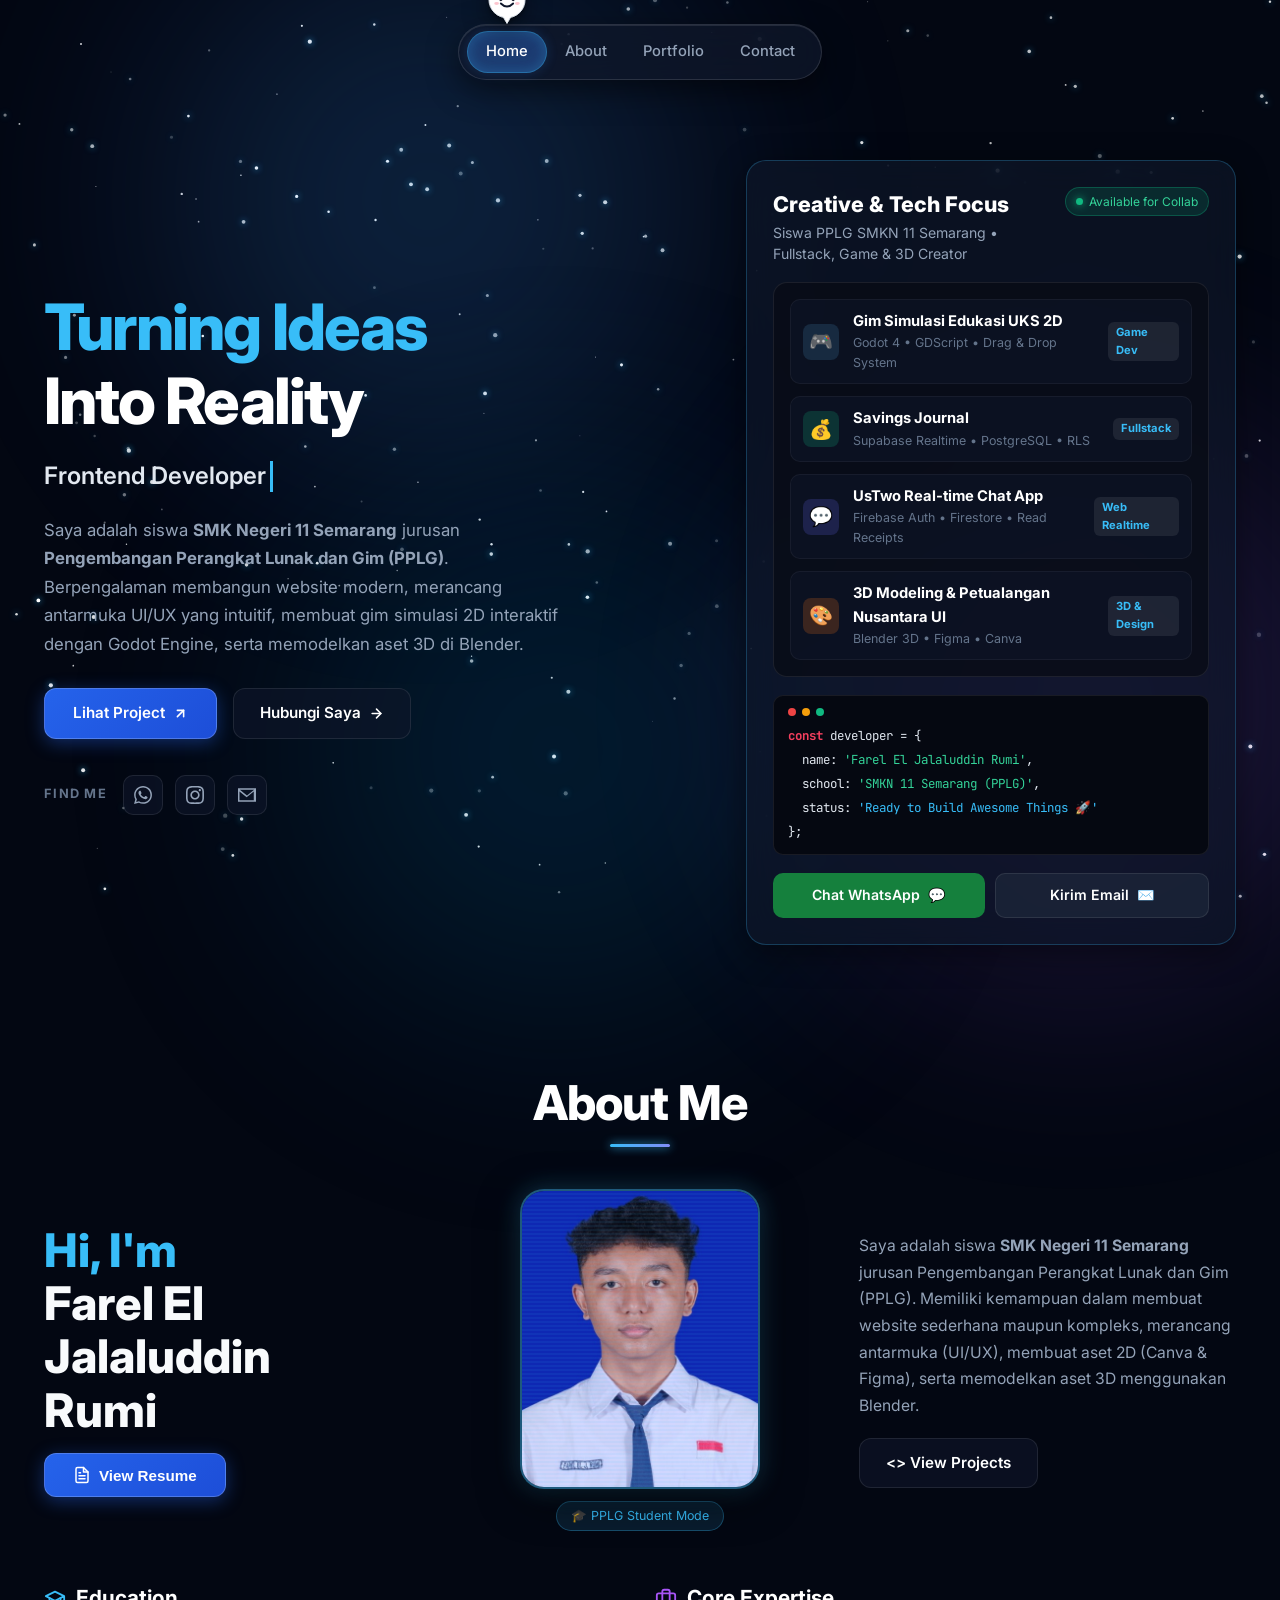
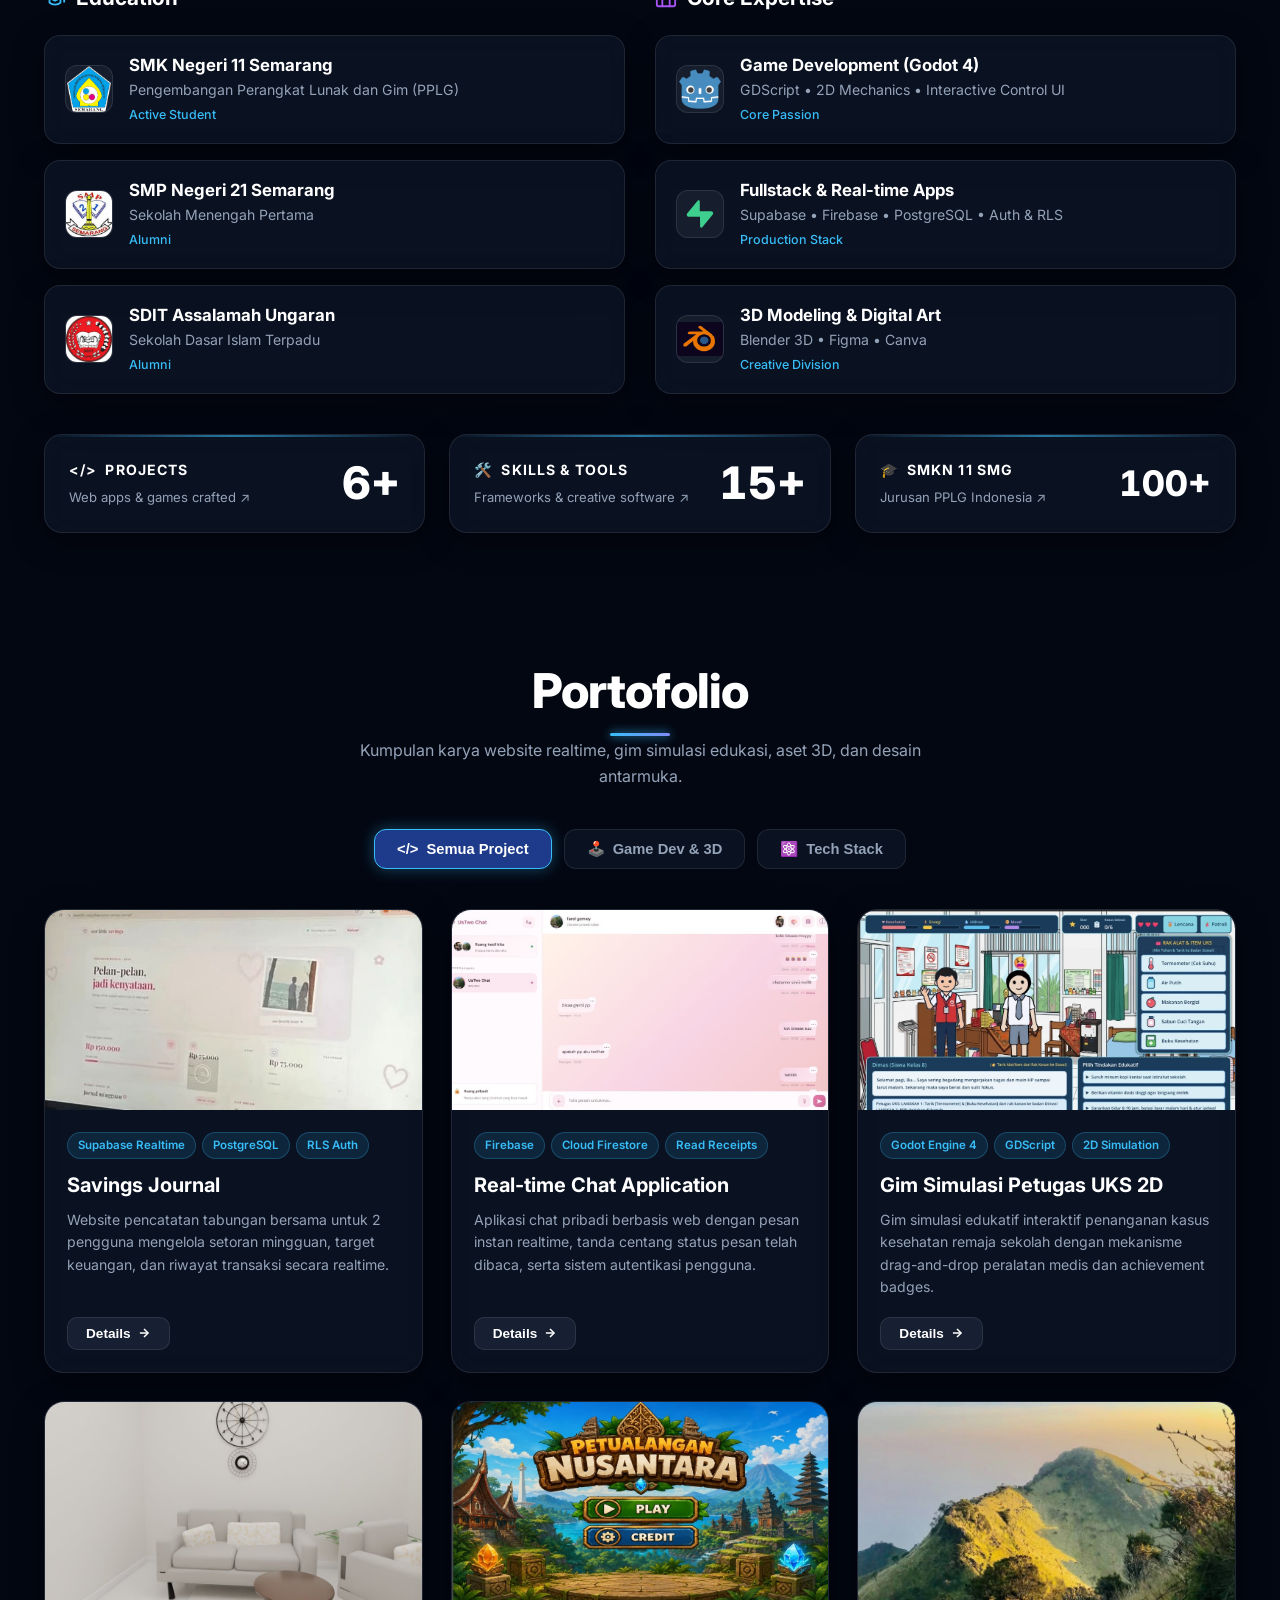
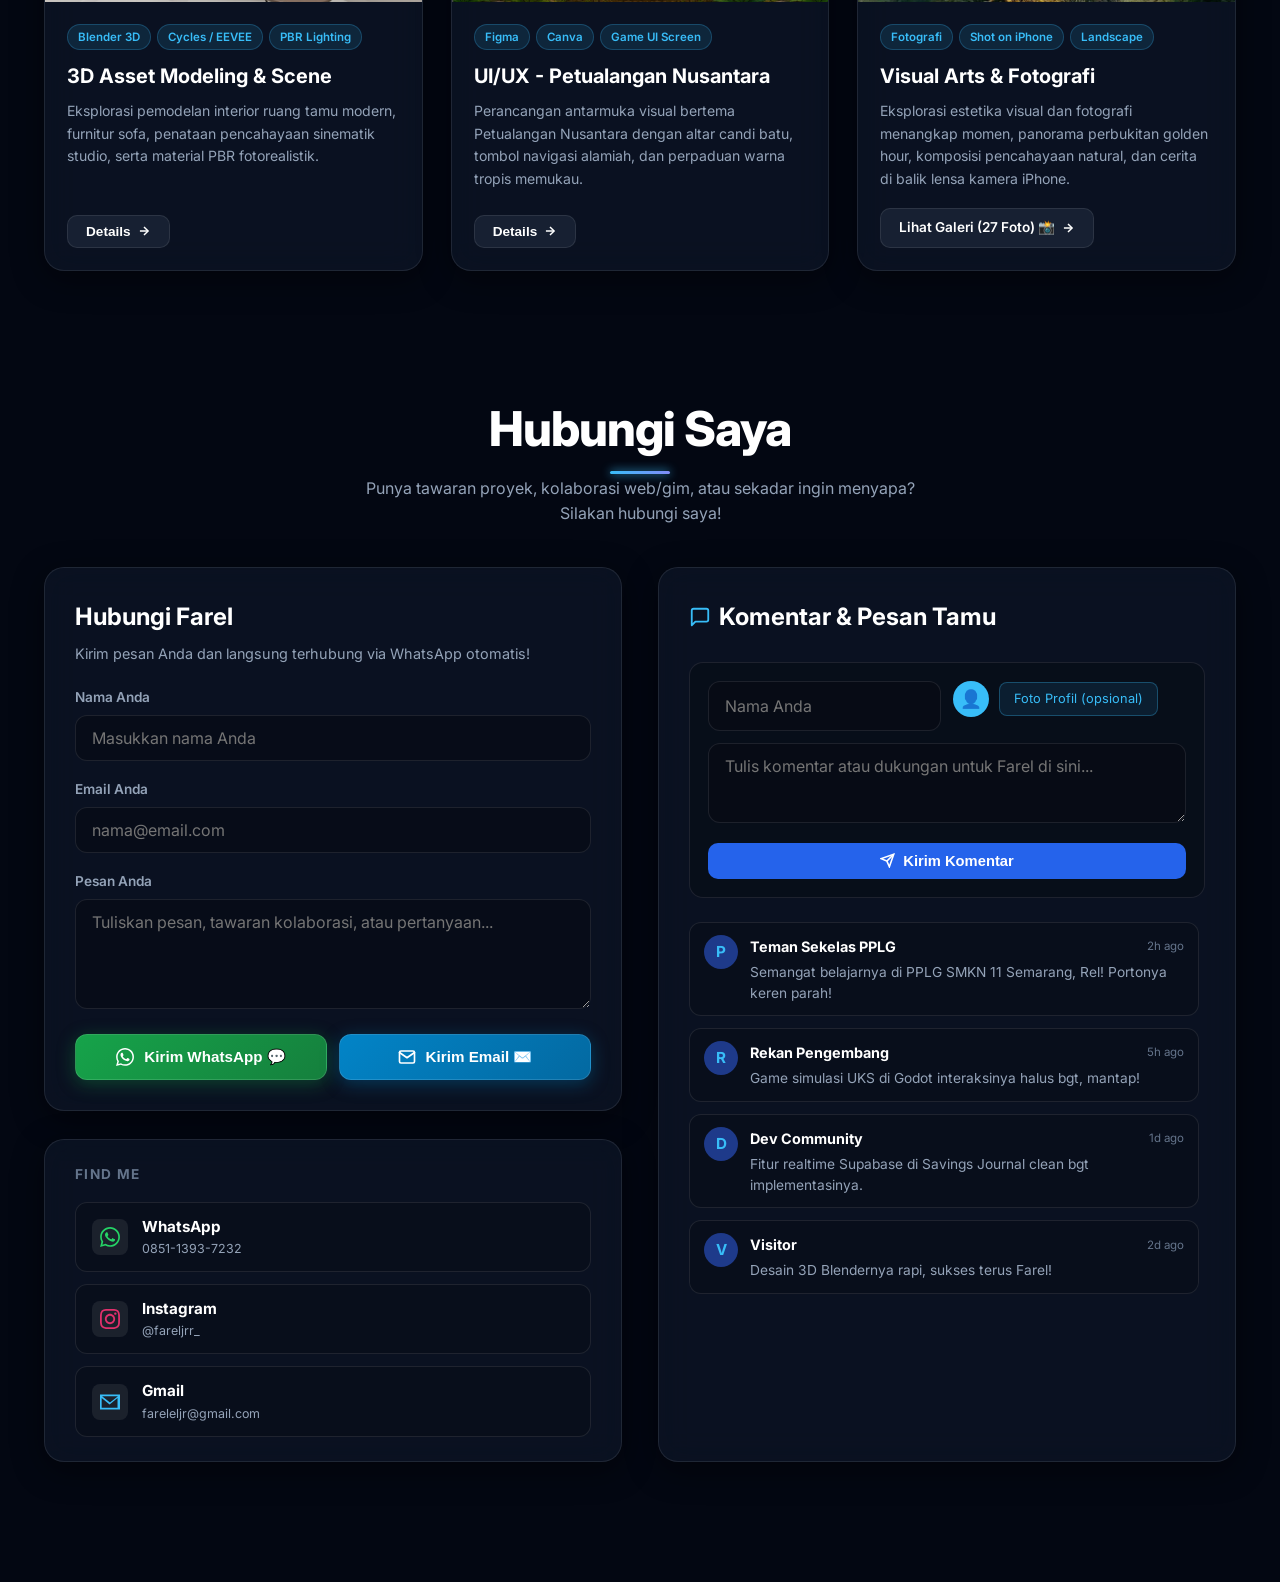
<file: index.html>
<!DOCTYPE html>
<html lang="id">
<head>
  <meta charset="UTF-8">
  <meta name="viewport" content="width=device-width, initial-scale=1.0, maximum-scale=1.0, user-scalable=no, viewport-fit=cover">
  <title>Farel El Jalaluddin Rumi | Portofolio</title>
  
  <!-- Favicon -->
  <link rel="icon" type="image/svg+xml" href="assets/images/mascot.svg">
  
  <!-- Google Fonts: Inter & JetBrains Mono -->
  <link rel="preconnect" href="https://fonts.googleapis.com">
  <link rel="preconnect" href="https://fonts.gstatic.com" crossorigin>
  <link href="https://fonts.googleapis.com/css2?family=Inter:wght@300;400;500;600;700;800&family=JetBrains+Mono:wght@400;600&display=swap" rel="stylesheet">
  
  <!-- Main Stylesheet -->
  <link rel="stylesheet" href="css/style.css">
</head>
<body>

  <!-- ==========================================================================
       INTRO / LOADING SCREEN
       ========================================================================== -->
  <div id="intro-loader">
    <div class="intro-content">
      <div class="intro-title-wrap">
        <h2 class="intro-sub">Welcome To My</h2>
        <h1 class="intro-main">Portofolio Website</h1>
      </div>
      <div class="progress-container">
        <div class="progress-meta">
          <span>Loading</span>
          <span id="load-percent">0%</span>
        </div>
        <div class="progress-bar-outer">
          <div class="progress-bar-inner" id="load-progress"></div>
        </div>
      </div>
    </div>
  </div>

  <!-- Space Background Starfield & Lightning Canvases -->
  <canvas id="starfield-canvas"></canvas>
  <canvas id="lightning-canvas"></canvas>

  <!-- Ambient Nebula Glows -->
  <div class="cosmic-nebula nebula-1"></div>
  <div class="cosmic-nebula nebula-2"></div>
  <div class="cosmic-nebula nebula-3"></div>

  <!-- ==========================================================================
       FLOATING NAVBAR WITH ANIMATED PEEKING MASCOT
       ========================================================================== -->
  <header class="header-nav">
    <div class="nav-wrapper">
      <!-- Mascot hopping indicator -->
      <div class="mascot-container">
        <img src="assets/images/mascot.svg" alt="Mascot" class="mascot-svg">
      </div>

      <!-- Glass Pill Navigation -->
      <nav class="navbar-pill">
        <a href="#home" class="nav-item active">Home</a>
        <a href="#about" class="nav-item">About</a>
        <a href="#portfolio" class="nav-item">Portfolio</a>
        <a href="#contact" class="nav-item">Contact</a>
      </nav>
    </div>
  </header>

  <!-- ==========================================================================
       MAIN CONTENT CONTAINER
       ========================================================================== -->
  <main class="main-container">

    <!-- ========================================================================
         SECTION 1: HOME (HERO + SPOTLIGHT CARD)
         ======================================================================== -->
    <section id="home">
      <div class="hero-grid">
        <!-- Hero Left Column -->
        <div class="hero-content">
          <h1 class="hero-headline">
            <span class="text-blue">Turning Ideas</span>
            <span class="text-white">Into Reality</span>
          </h1>

          <!-- Typewriter Subheading -->
          <div class="typewriter-wrap">
            <span class="typewriter-text" id="typewriter"></span>
            <span class="typewriter-cursor"></span>
          </div>

          <p class="hero-bio">
            Saya adalah siswa <strong>SMK Negeri 11 Semarang</strong> jurusan <strong>Pengembangan Perangkat Lunak dan Gim (PPLG)</strong>. Berpengalaman membangun website modern, merancang antarmuka UI/UX yang intuitif, membuat gim simulasi 2D interaktif dengan Godot Engine, serta memodelkan aset 3D di Blender.
          </p>

          <div class="hero-buttons">
            <a href="#portfolio" class="btn-primary">
              <span>Lihat Project</span>
              <svg width="15" height="15" viewBox="0 0 24 24" fill="none" stroke="currentColor" stroke-width="2.5" stroke-linecap="round" stroke-linejoin="round">
                <line x1="7" y1="17" x2="17" y2="7"></line>
                <polyline points="7 7 17 7 17 17"></polyline>
              </svg>
            </a>
            <a href="#contact" class="btn-ghost">
              <span>Hubungi Saya</span>
              <svg width="15" height="15" viewBox="0 0 24 24" fill="none" stroke="currentColor" stroke-width="2.5" stroke-linecap="round" stroke-linejoin="round">
                <line x1="5" y1="12" x2="19" y2="12"></line>
                <polyline points="12 5 19 12 12 19"></polyline>
              </svg>
            </a>
          </div>

          <!-- Social Links -->
          <div class="hero-socials">
            <span class="social-label">FIND ME</span>
            <div class="social-links">
              <!-- WhatsApp -->
              <a href="https://wa.me/6285113937232" target="_blank" rel="noopener" class="social-icon-btn" title="WhatsApp: 085113937232">
                <svg width="18" height="18" viewBox="0 0 24 24" fill="currentColor">
                  <path d="M.057 24l1.687-6.163c-1.041-1.804-1.588-3.849-1.587-5.946.003-6.556 5.338-11.891 11.893-11.891 3.181.001 6.167 1.24 8.413 3.488 2.245 2.248 3.481 5.236 3.48 8.414-.003 6.557-5.338 11.892-11.893 11.892-1.99-.001-3.951-.5-5.688-1.448l-6.305 1.654zm6.597-3.807c1.676.995 3.276 1.591 5.392 1.592 5.448 0 9.886-4.434 9.889-9.885.002-5.462-4.415-9.89-9.881-9.892-5.452 0-9.887 4.434-9.889 9.884-.001 2.225.651 3.891 1.746 5.634l-.999 3.648 3.742-.981zm11.387-5.464c-.074-.124-.272-.198-.57-.347-.297-.149-1.758-.868-2.031-.967-.272-.099-.47-.149-.669.149-.198.297-.768.967-.941 1.165-.173.198-.347.223-.644.074-.297-.149-1.255-.462-2.39-1.475-.883-.788-1.48-1.761-1.653-2.059-.173-.297-.018-.458.13-.606.134-.133.297-.347.446-.521.151-.172.2-.296.3-.495.099-.198.05-.372-.025-.521-.075-.148-.669-1.611-.916-2.206-.242-.579-.487-.501-.669-.51l-.57-.01c-.198 0-.52.074-.792.372s-1.04 1.016-1.04 2.479 1.065 2.876 1.213 3.074c.149.198 2.095 3.2 5.076 4.487.709.306 1.263.489 1.694.626.712.226 1.36.194 1.872.118.571-.085 1.758-.719 2.006-1.413.248-.695.248-1.29.173-1.414z"/>
                </svg>
              </a>
              <!-- Instagram -->
              <a href="https://instagram.com/fareljrr_" target="_blank" rel="noopener" class="social-icon-btn" title="Instagram: @fareljrr_">
                <svg width="18" height="18" viewBox="0 0 24 24" fill="currentColor">
                  <path d="M12 2.163c3.204 0 3.584.012 4.85.07 3.252.148 4.771 1.691 4.919 4.919.058 1.265.069 1.645.069 4.849 0 3.205-.012 3.584-.069 4.849-.149 3.225-1.664 4.771-4.919 4.919-1.266.058-1.644.07-4.85.07-3.204 0-3.584-.012-4.849-.07-3.26-.149-4.771-1.699-4.919-4.92-.058-1.265-.07-1.644-.07-4.849 0-3.204.013-3.583.07-4.849.149-3.227 1.664-4.771 4.919-4.919 1.266-.057 1.645-.069 4.849-.069zm0-2.163c-3.259 0-3.667.014-4.947.072-4.358.2-6.78 2.618-6.98 6.98-.059 1.281-.073 1.689-.073 4.948 0 3.259.014 3.668.072 4.948.2 4.358 2.618 6.78 6.98 6.98 1.281.058 1.689.072 4.948.072 3.259 0 3.668-.014 4.948-.072 4.354-.2 6.782-2.618 6.979-6.98.059-1.28.073-1.689.073-4.948 0-3.259-.014-3.667-.072-4.947-.196-4.354-2.617-6.78-6.979-6.98-1.281-.059-1.69-.073-4.949-.073zm0 5.838c-3.403 0-6.162 2.759-6.162 6.162s2.759 6.163 6.162 6.163 6.162-2.759 6.162-6.163c0-3.403-2.759-6.162-6.162-6.162zm0 10.162c-2.209 0-4-1.79-4-4 0-2.209 1.791-4 4-4s4 1.791 4 4c0 2.21-1.791 4-4 4zm6.406-11.845c-.796 0-1.441.645-1.441 1.44s.645 1.44 1.441 1.44c.795 0 1.439-.645 1.439-1.44s-.644-1.44-1.439-1.44z"/>
                </svg>
              </a>
              <!-- Email -->
              <a href="mailto:fareleljr@gmail.com" class="social-icon-btn" title="Email: fareleljr@gmail.com">
                <svg width="18" height="18" viewBox="0 0 24 24" fill="currentColor">
                  <path d="M0 3v18h24v-18h-24zm21.518 2l-9.518 7.713-9.518-7.713h19.036zm-19.518 14v-11.817l9.518 7.714 9.518-7.714v11.817h-19.036z"/>
                </svg>
              </a>
            </div>
          </div>
        </div>

        <!-- Hero Right Column: Developer & Creative Spotlight Card -->
        <div class="spotlight-card glass-panel">
          <div class="spotlight-top-header">
            <div>
              <h2 class="spotlight-title">Creative &amp; Tech Focus</h2>
              <p class="spotlight-desc">Siswa PPLG SMKN 11 Semarang • Fullstack, Game &amp; 3D Creator</p>
            </div>
            <div class="spotlight-badge-live">
              <span class="live-pulse-dot"></span>
              <span>Available for Collab</span>
            </div>
          </div>

          <!-- Feature items list -->
          <div class="spotlight-features-box">
            <!-- Row 1: Game Dev -->
            <div class="spotlight-item-row">
              <div class="spotlight-icon-box" style="background: rgba(71, 140, 191, 0.2); color: #478cbf;">🎮</div>
              <div class="spotlight-item-text">
                <div class="spotlight-item-name">Gim Simulasi Edukasi UKS 2D</div>
                <div class="spotlight-item-sub">Godot 4 • GDScript • Drag &amp; Drop System</div>
              </div>
              <span class="spotlight-tag">Game Dev</span>
            </div>

            <!-- Row 2: Savings Journal -->
            <div class="spotlight-item-row">
              <div class="spotlight-icon-box" style="background: rgba(16, 185, 129, 0.2); color: #34d399;">💰</div>
              <div class="spotlight-item-text">
                <div class="spotlight-item-name">Savings Journal</div>
                <div class="spotlight-item-sub">Supabase Realtime • PostgreSQL • RLS</div>
              </div>
              <span class="spotlight-tag">Fullstack</span>
            </div>

            <!-- Row 3: Realtime Chat -->
            <div class="spotlight-item-row">
              <div class="spotlight-icon-box" style="background: rgba(99, 102, 241, 0.2); color: #818cf8;">💬</div>
              <div class="spotlight-item-text">
                <div class="spotlight-item-name">UsTwo Real-time Chat App</div>
                <div class="spotlight-item-sub">Firebase Auth • Firestore • Read Receipts</div>
              </div>
              <span class="spotlight-tag">Web Realtime</span>
            </div>

            <!-- Row 4: 3D Blender & UI/UX -->
            <div class="spotlight-item-row">
              <div class="spotlight-icon-box" style="background: rgba(249, 115, 22, 0.2); color: #fb923c;">🎨</div>
              <div class="spotlight-item-text">
                <div class="spotlight-item-name">3D Modeling &amp; Petualangan Nusantara UI</div>
                <div class="spotlight-item-sub">Blender 3D • Figma • Canva</div>
              </div>
              <span class="spotlight-tag">3D &amp; Design</span>
            </div>
          </div>

          <!-- Mini Terminal Code Preview -->
          <div class="mini-terminal">
            <div class="terminal-bar">
              <span class="t-dot t-red"></span>
              <span class="t-dot t-yellow"></span>
              <span class="t-dot t-green"></span>
            </div>
            <div class="terminal-line"><span class="terminal-keyword">const</span> developer = {</div>
            <div class="terminal-line" style="padding-left: 14px;">name: <span class="terminal-str">'Farel El Jalaluddin Rumi'</span>,</div>
            <div class="terminal-line" style="padding-left: 14px;">school: <span class="terminal-str">'SMKN 11 Semarang (PPLG)'</span>,</div>
            <div class="terminal-line" style="padding-left: 14px;">status: <span class="terminal-fn">'Ready to Build Awesome Things 🚀'</span></div>
            <div class="terminal-line">};</div>
          </div>

          <!-- Quick Action Buttons -->
          <div class="spotlight-actions">
            <a href="https://wa.me/6285113937232" target="_blank" rel="noopener" class="btn-wa-direct">
              <span>Chat WhatsApp</span>
              <span>💬</span>
            </a>
            <a href="mailto:fareleljr@gmail.com" class="btn-email-direct">
              <span>Kirim Email</span>
              <span>✉️</span>
            </a>
          </div>
        </div>
      </div>
    </section>

    <!-- ========================================================================
         SECTION 2: ABOUT ME
         ======================================================================== -->
    <section id="about">
      <div class="section-header">
        <h2 class="section-title">About Me</h2>
      </div>

      <!-- About Top Hero Grid (Greeting, Interactive Avatar, Bio) -->
      <div class="about-hero-grid">
        <!-- Left Column: Hi, I'm ... -->
        <div class="about-intro-left">
          <h2 class="about-greeting">
            <span class="text-blue">Hi, I'm</span><br>
            <span>Farel El Jalaluddin<br>Rumi</span>
          </h2>
          <div>
            <button class="btn-primary" id="btn-view-resume">
              <svg width="18" height="18" viewBox="0 0 24 24" fill="none" stroke="currentColor" stroke-width="2" stroke-linecap="round" stroke-linejoin="round">
                <path d="M14 2H6a2 2 0 0 0-2 2v16a2 2 0 0 0 2 2h12a2 2 0 0 0 2-2V8z"></path>
                <polyline points="14 2 14 8 20 8"></polyline>
                <line x1="16" y1="13" x2="8" y2="13"></line>
                <line x1="16" y1="17" x2="8" y2="17"></line>
                <polyline points="10 9 9 9 8 9"></polyline>
              </svg>
              <span>View Resume</span>
            </button>
          </div>
        </div>

        <!-- Center Column: Holographic Interactive Avatar -->
        <div class="avatar-center-wrap">
          <div class="avatar-frame" id="avatar-frame" title="Klik foto untuk beralih mode!">
            <img src="assets/images/farel_normal.jpg" alt="Farel El Jalaluddin Rumi" class="avatar-img avatar-normal">
            <img src="assets/images/farel_cyber.jpg" alt="Cyber Mode Farel" class="avatar-img avatar-spider">
            <div class="avatar-scanline"></div>
          </div>
          <div class="avatar-mode-badge" id="avatar-mode-badge">
            <span>🎓 PPLG Student Mode</span>
          </div>
        </div>

        <!-- Right Column: Description & View Projects Button -->
        <div class="about-desc-right">
          <p>
            Saya adalah siswa <strong>SMK Negeri 11 Semarang</strong> jurusan Pengembangan Perangkat Lunak dan Gim (PPLG). Memiliki kemampuan dalam membuat website sederhana maupun kompleks, merancang antarmuka (UI/UX), membuat aset 2D (Canva &amp; Figma), serta memodelkan aset 3D menggunakan Blender.
          </p>
          <div>
            <a href="#portfolio" class="btn-ghost">
              <span>&lt;&gt; View Projects</span>
            </a>
          </div>
        </div>
      </div>

      <!-- Education & Expertise Journey Grid -->
      <div class="journey-grid">
        <!-- Education Column -->
        <div class="journey-col">
          <h3 class="journey-col-title">
            <svg width="22" height="22" viewBox="0 0 24 24" fill="none" stroke="#38bdf8" stroke-width="2" stroke-linecap="round" stroke-linejoin="round">
              <path d="M22 10v6M2 10l10-5 10 5-10 5z"/>
              <path d="M6 12v5c3 3 9 3 12 0v-5"/>
            </svg>
            <span>Education</span>
          </h3>
          <div class="journey-list">
            <!-- SMKN 11 Semarang -->
            <div class="journey-item glass-panel">
              <div class="journey-logo">
                <img src="assets/images/logo_smkn11.png" alt="SMKN 11 Semarang Logo">
              </div>
              <div class="journey-info">
                <h4 class="journey-heading">SMK Negeri 11 Semarang</h4>
                <p class="journey-role">Pengembangan Perangkat Lunak dan Gim (PPLG)</p>
                <span class="journey-year">Active Student</span>
              </div>
            </div>

            <!-- SMPN 21 Semarang -->
            <div class="journey-item glass-panel">
              <div class="journey-logo">
                <img src="assets/images/logo_smpn21.jpg" alt="SMPN 21 Semarang Logo">
              </div>
              <div class="journey-info">
                <h4 class="journey-heading">SMP Negeri 21 Semarang</h4>
                <p class="journey-role">Sekolah Menengah Pertama</p>
                <span class="journey-year">Alumni</span>
              </div>
            </div>

            <!-- SDIT Assalamah Ungaran -->
            <div class="journey-item glass-panel">
              <div class="journey-logo">
                <img src="assets/images/logo_sdit.jpg" alt="SDIT Assalamah Ungaran Logo">
              </div>
              <div class="journey-info">
                <h4 class="journey-heading">SDIT Assalamah Ungaran</h4>
                <p class="journey-role">Sekolah Dasar Islam Terpadu</p>
                <span class="journey-year">Alumni</span>
              </div>
            </div>
          </div>
        </div>

        <!-- Expertise & Passion Column -->
        <div class="journey-col">
          <h3 class="journey-col-title">
            <svg width="22" height="22" viewBox="0 0 24 24" fill="none" stroke="#a855f7" stroke-width="2" stroke-linecap="round" stroke-linejoin="round">
              <rect x="2" y="7" width="20" height="14" rx="2" ry="2"/>
              <path d="M16 21V5a2 2 0 0 0-2-2h-4a2 2 0 0 0-2 2v16"/>
            </svg>
            <span>Core Expertise</span>
          </h3>
          <div class="journey-list">
            <!-- Game Dev -->
            <div class="journey-item glass-panel">
              <div class="journey-logo">
                <img src="assets/images/logo_godot.png" alt="Godot Engine">
              </div>
              <div class="journey-info">
                <h4 class="journey-heading">Game Development (Godot 4)</h4>
                <p class="journey-role">GDScript • 2D Mechanics • Interactive Control UI</p>
                <span class="journey-year">Core Passion</span>
              </div>
            </div>

            <!-- Web & Realtime -->
            <div class="journey-item glass-panel">
              <div class="journey-logo">
                <svg viewBox="0 0 109 113" width="28" height="28">
                  <path d="M63.7076 110.284C60.8481 113.885 55.0502 111.912 54.9913 107.314L54.4781 67.3592H9.24647C3.18434 67.3592 -0.62772 61.3486 1.83857 55.8078L44.8872 2.6517C47.7467 -0.949377 53.5446 1.02347 53.6035 5.62174L53.6496 45.5768H99.3489C105.411 45.5768 109.223 51.5874 106.757 57.1282L63.7076 110.284Z" fill="#3ECF8E"/>
                </svg>
              </div>
              <div class="journey-info">
                <h4 class="journey-heading">Fullstack &amp; Real-time Apps</h4>
                <p class="journey-role">Supabase • Firebase • PostgreSQL • Auth &amp; RLS</p>
                <span class="journey-year">Production Stack</span>
              </div>
            </div>

            <!-- 3D & Digital Art -->
            <div class="journey-item glass-panel">
              <div class="journey-logo">
                <img src="assets/images/logo_blender.png" alt="Blender 3D">
              </div>
              <div class="journey-info">
                <h4 class="journey-heading">3D Modeling &amp; Digital Art</h4>
                <p class="journey-role">Blender 3D • Figma • Canva</p>
                <span class="journey-year">Creative Division</span>
              </div>
            </div>
          </div>
        </div>
      </div>

      <!-- Metric Counter Cards -->
      <div class="metrics-row">
        <!-- Projects Metric -->
        <div class="metric-card glass-panel">
          <div class="metric-left">
            <div class="metric-icon-title">
              <span>&lt;/&gt;</span>
              <span>PROJECTS</span>
            </div>
            <p class="metric-desc">Web apps &amp; games crafted ↗</p>
          </div>
          <div class="metric-number" data-count="6">0</div>
        </div>

        <!-- Skills / Tech Metric -->
        <div class="metric-card glass-panel">
          <div class="metric-left">
            <div class="metric-icon-title">
              <span>🛠️</span>
              <span>SKILLS &amp; TOOLS</span>
            </div>
            <p class="metric-desc">Frameworks &amp; creative software ↗</p>
          </div>
          <div class="metric-number" data-count="15">0</div>
        </div>

        <!-- Focus Metric -->
        <div class="metric-card glass-panel">
          <div class="metric-left">
            <div class="metric-icon-title">
              <span>🎓</span>
              <span>SMKN 11 SMG</span>
            </div>
            <p class="metric-desc">Jurusan PPLG Indonesia ↗</p>
          </div>
          <div class="metric-number" data-count="100" style="font-size: 2.2rem;">PPLG</div>
        </div>
      </div>
    </section>

    <!-- ========================================================================
         SECTION 3: PORTFOLIO
         ======================================================================== -->
    <section id="portfolio">
      <div class="section-header">
        <h2 class="section-title">Portofolio</h2>
        <p class="section-subtitle">Kumpulan karya website realtime, gim simulasi edukasi, aset 3D, dan desain antarmuka.</p>
      </div>

      <!-- Portfolio Sub-Tabs Navigation -->
      <div class="portfolio-tabs-nav">
        <button class="port-sub-tab active" data-target="tab-projects">
          <span>&lt;/&gt;</span>
          <span>Semua Project</span>
        </button>
        <button class="port-sub-tab" data-target="tab-games-3d">
          <span>🕹️</span>
          <span>Game Dev &amp; 3D</span>
        </button>
        <button class="port-sub-tab" data-target="tab-tech">
          <span>⚛️</span>
          <span>Tech Stack</span>
        </button>
      </div>

      <!-- Tab 1: All Projects Grid -->
      <div class="port-panel active" id="tab-projects">
        <div class="projects-grid">
          <!-- Project 1: Savings Journal -->
          <div class="project-card glass-panel">
            <div class="project-img-wrap">
              <img src="assets/images/proj_savings.jpg" alt="Savings Journal" class="project-img">
            </div>
            <div class="project-body">
              <div class="project-tags">
                <span class="tag-badge">Supabase Realtime</span>
                <span class="tag-badge">PostgreSQL</span>
                <span class="tag-badge">RLS Auth</span>
              </div>
              <h3 class="project-title">Savings Journal</h3>
              <p class="project-desc">Website pencatatan tabungan bersama untuk 2 pengguna mengelola setoran mingguan, target keuangan, dan riwayat transaksi secara realtime.</p>
              <button class="btn-project-details" data-project="savings">
                <span>Details</span>
                <svg width="14" height="14" viewBox="0 0 24 24" fill="none" stroke="currentColor" stroke-width="2.5">
                  <line x1="5" y1="12" x2="19" y2="12"></line>
                  <polyline points="12 5 19 12 12 19"></polyline>
                </svg>
              </button>
            </div>
          </div>

          <!-- Project 2: Real-time Chat App -->
          <div class="project-card glass-panel">
            <div class="project-img-wrap">
              <img src="assets/images/proj_chat.jpg" alt="UsTwo Real-time Chat App" class="project-img">
            </div>
            <div class="project-body">
              <div class="project-tags">
                <span class="tag-badge">Firebase</span>
                <span class="tag-badge">Cloud Firestore</span>
                <span class="tag-badge">Read Receipts</span>
              </div>
              <h3 class="project-title">Real-time Chat Application</h3>
              <p class="project-desc">Aplikasi chat pribadi berbasis web dengan pesan instan realtime, tanda centang status pesan telah dibaca, serta sistem autentikasi pengguna.</p>
              <button class="btn-project-details" data-project="chat">
                <span>Details</span>
                <svg width="14" height="14" viewBox="0 0 24 24" fill="none" stroke="currentColor" stroke-width="2.5">
                  <line x1="5" y1="12" x2="19" y2="12"></line>
                  <polyline points="12 5 19 12 12 19"></polyline>
                </svg>
              </button>
            </div>
          </div>

          <!-- Project 3: UKS Simulation Game -->
          <div class="project-card glass-panel">
            <div class="project-img-wrap">
              <img src="assets/images/proj_uks_game.jpg" alt="Gim Simulasi UKS Godot" class="project-img">
            </div>
            <div class="project-body">
              <div class="project-tags">
                <span class="tag-badge">Godot Engine 4</span>
                <span class="tag-badge">GDScript</span>
                <span class="tag-badge">2D Simulation</span>
              </div>
              <h3 class="project-title">Gim Simulasi Petugas UKS 2D</h3>
              <p class="project-desc">Gim simulasi edukatif interaktif penanganan kasus kesehatan remaja sekolah dengan mekanisme drag-and-drop peralatan medis dan achievement badges.</p>
              <button class="btn-project-details" data-project="uks_game">
                <span>Details</span>
                <svg width="14" height="14" viewBox="0 0 24 24" fill="none" stroke="currentColor" stroke-width="2.5">
                  <line x1="5" y1="12" x2="19" y2="12"></line>
                  <polyline points="12 5 19 12 12 19"></polyline>
                </svg>
              </button>
            </div>
          </div>

          <!-- Project 4: Blender 3D Assets -->
          <div class="project-card glass-panel">
            <div class="project-img-wrap">
              <img src="assets/images/proj_blender_3d.jpg" alt="Blender 3D Living Room" class="project-img">
            </div>
            <div class="project-body">
              <div class="project-tags">
                <span class="tag-badge">Blender 3D</span>
                <span class="tag-badge">Cycles / EEVEE</span>
                <span class="tag-badge">PBR Lighting</span>
              </div>
              <h3 class="project-title">3D Asset Modeling &amp; Scene</h3>
              <p class="project-desc">Eksplorasi pemodelan interior ruang tamu modern, furnitur sofa, penataan pencahayaan sinematik studio, serta material PBR fotorealistik.</p>
              <button class="btn-project-details" data-project="blender_3d">
                <span>Details</span>
                <svg width="14" height="14" viewBox="0 0 24 24" fill="none" stroke="currentColor" stroke-width="2.5">
                  <line x1="5" y1="12" x2="19" y2="12"></line>
                  <polyline points="12 5 19 12 12 19"></polyline>
                </svg>
              </button>
            </div>
          </div>

          <!-- Project 5: UI/UX Figma & Canva -->
          <div class="project-card glass-panel">
            <div class="project-img-wrap">
              <img src="assets/images/proj_uiux_figma.jpg" alt="Petualangan Nusantara Game UI" class="project-img">
            </div>
            <div class="project-body">
              <div class="project-tags">
                <span class="tag-badge">Figma</span>
                <span class="tag-badge">Canva</span>
                <span class="tag-badge">Game UI Screen</span>
              </div>
              <h3 class="project-title">UI/UX - Petualangan Nusantara</h3>
              <p class="project-desc">Perancangan antarmuka visual bertema Petualangan Nusantara dengan altar candi batu, tombol navigasi alamiah, dan perpaduan warna tropis memukau.</p>
              <button class="btn-project-details" data-project="uiux_figma">
                <span>Details</span>
                <svg width="14" height="14" viewBox="0 0 24 24" fill="none" stroke="currentColor" stroke-width="2.5">
                  <line x1="5" y1="12" x2="19" y2="12"></line>
                  <polyline points="12 5 19 12 12 19"></polyline>
                </svg>
              </button>
            </div>
          </div>

          <!-- Project 6: Fotografi & Visual Storytelling -->
          <div class="project-card glass-panel">
            <div class="project-img-wrap">
              <img src="assets/images/proj_photography.jpg" alt="Visual Arts &amp; Fotografi" class="project-img">
            </div>
            <div class="project-body">
              <div class="project-tags">
                <span class="tag-badge">Fotografi</span>
                <span class="tag-badge">Shot on iPhone</span>
                <span class="tag-badge">Landscape</span>
              </div>
              <h3 class="project-title">Visual Arts &amp; Fotografi</h3>
              <p class="project-desc">Eksplorasi estetika visual dan fotografi menangkap momen, panorama perbukitan golden hour, komposisi pencahayaan natural, dan cerita di balik lensa kamera iPhone.</p>
              <a href="photography.html" target="_blank" class="btn-project-details" data-project="photography" style="text-decoration: none;">
                <span>Lihat Galeri (27 Foto) 📸</span>
                <svg width="14" height="14" viewBox="0 0 24 24" fill="none" stroke="currentColor" stroke-width="2.5">
                  <line x1="5" y1="12" x2="19" y2="12"></line>
                  <polyline points="12 5 19 12 12 19"></polyline>
                </svg>
              </a>
            </div>
          </div>
        </div>
      </div>

      <!-- Tab 2: Game Dev & 3D Focus -->
      <div class="port-panel" id="tab-games-3d">
        <div class="projects-grid">
          <!-- Godot UKS Game Highlight -->
          <div class="project-card glass-panel">
            <div class="project-img-wrap">
              <img src="assets/images/proj_uks_game.jpg" alt="Gim UKS 2D Godot" class="project-img">
            </div>
            <div class="project-body">
              <div class="project-tags">
                <span class="tag-badge">Godot Engine 4</span>
                <span class="tag-badge">GDScript</span>
                <span class="tag-badge">Interactive Medical Sim</span>
              </div>
              <h3 class="project-title">Gim Simulasi Petugas UKS 2D</h3>
              <p class="project-desc">Menangani keluhan kesehatan siswa sekolah menggunakan mekanisme drag-and-drop alat medis, minigame patroli lingkungan, dan lencana edukasi kesehatan remaja.</p>
              <button class="btn-project-details" data-project="uks_game">
                <span>Details Proyek</span>
                <svg width="14" height="14" viewBox="0 0 24 24" fill="none" stroke="currentColor" stroke-width="2.5">
                  <line x1="5" y1="12" x2="19" y2="12"></line>
                  <polyline points="12 5 19 12 12 19"></polyline>
                </svg>
              </button>
            </div>
          </div>

          <!-- Blender 3D Highlight -->
          <div class="project-card glass-panel">
            <div class="project-img-wrap">
              <img src="assets/images/proj_blender_3d.jpg" alt="Blender 3D Living Room" class="project-img">
            </div>
            <div class="project-body">
              <div class="project-tags">
                <span class="tag-badge">Blender 3D</span>
                <span class="tag-badge">Cycles Render</span>
                <span class="tag-badge">Interior Modeling</span>
              </div>
              <h3 class="project-title">3D Asset Modeling &amp; Scene</h3>
              <p class="project-desc">Pemodelan interior ruang tamu modern, furnitur sofa, penataan pencahayaan sinematik studio, serta material PBR fotorealistik.</p>
              <button class="btn-project-details" data-project="blender_3d">
                <span>Details Proyek</span>
                <svg width="14" height="14" viewBox="0 0 24 24" fill="none" stroke="currentColor" stroke-width="2.5">
                  <line x1="5" y1="12" x2="19" y2="12"></line>
                  <polyline points="12 5 19 12 12 19"></polyline>
                </svg>
              </button>
            </div>
          </div>
        </div>
      </div>

      <!-- Tab 3: Tech Stack Grid -->
      <div class="port-panel" id="tab-tech">
        <div class="tech-grid">
          <!-- Godot Engine -->
          <div class="tech-card glass-panel">
            <div class="tech-icon">
              <img src="assets/images/logo_godot.png" alt="Godot Engine">
            </div>
            <span class="tech-name">Godot Engine</span>
            <span class="tech-cat">Game Engine</span>
          </div>

          <!-- GDScript -->
          <div class="tech-card glass-panel">
            <div class="tech-icon" style="font-weight: 800; font-size: 1.4rem; color: #478cbf;">
              GD
            </div>
            <span class="tech-name">GDScript</span>
            <span class="tech-cat">Game Logic</span>
          </div>

          <!-- Blender -->
          <div class="tech-card glass-panel">
            <div class="tech-icon">
              <img src="assets/images/logo_blender.png" alt="Blender 3D">
            </div>
            <span class="tech-name">Blender 3D</span>
            <span class="tech-cat">3D Modeling</span>
          </div>

          <!-- Supabase -->
          <div class="tech-card glass-panel">
            <div class="tech-icon">
              <svg viewBox="0 0 109 113" width="36" height="36">
                <path d="M63.7076 110.284C60.8481 113.885 55.0502 111.912 54.9913 107.314L54.4781 67.3592H9.24647C3.18434 67.3592 -0.62772 61.3486 1.83857 55.8078L44.8872 2.6517C47.7467 -0.949377 53.5446 1.02347 53.6035 5.62174L53.6496 45.5768H99.3489C105.411 45.5768 109.223 51.5874 106.757 57.1282L63.7076 110.284Z" fill="#3ECF8E"/>
              </svg>
            </div>
            <span class="tech-name">Supabase</span>
            <span class="tech-cat">Realtime DB</span>
          </div>

          <!-- Firebase -->
          <div class="tech-card glass-panel">
            <div class="tech-icon">
              <img src="assets/images/icon_firebase.svg" alt="Firebase">
            </div>
            <span class="tech-name">Firebase</span>
            <span class="tech-cat">Cloud Database</span>
          </div>

          <!-- JavaScript -->
          <div class="tech-card glass-panel">
            <div class="tech-icon" style="background: #f7df1e; border-radius: 6px; padding: 4px; color: #000; font-weight: 800; font-size: 1.1rem;">
              JS
            </div>
            <span class="tech-name">JavaScript</span>
            <span class="tech-cat">Language</span>
          </div>

          <!-- HTML5 -->
          <div class="tech-card glass-panel">
            <div class="tech-icon" style="color: #e34f26; font-size: 1.4rem; font-weight: 800;">
              &lt;/&gt;
            </div>
            <span class="tech-name">HTML5</span>
            <span class="tech-cat">Structure</span>
          </div>

          <!-- CSS3 & Responsive -->
          <div class="tech-card glass-panel">
            <div class="tech-icon" style="color: #264de4; font-size: 1.4rem; font-weight: 800;">
              #CSS
            </div>
            <span class="tech-name">CSS3</span>
            <span class="tech-cat">Responsive UI</span>
          </div>

          <!-- PostgreSQL -->
          <div class="tech-card glass-panel">
            <div class="tech-icon" style="color: #336791; font-weight: 800; font-size: 1.1rem;">
              SQL
            </div>
            <span class="tech-name">PostgreSQL</span>
            <span class="tech-cat">Database</span>
          </div>

          <!-- Figma -->
          <div class="tech-card glass-panel">
            <div class="tech-icon">
              <svg viewBox="0 0 38 57" width="36" height="36">
                <path d="M19 28.5a9.5 9.5 0 1 1 19 0 9.5 9.5 0 0 1-19 0z" fill="#1abcfe"/>
                <path d="M0 47.5A9.5 9.5 0 0 1 9.5 38H19v9.5a9.5 9.5 0 1 1-19 0z" fill="#0acf83"/>
                <path d="M19 0v19h9.5a9.5 9.5 0 1 0 0-19H19z" fill="#ff7262"/>
                <path d="M0 9.5A9.5 9.5 0 0 0 9.5 19H19V0H9.5A9.5 9.5 0 0 0 0 9.5z" fill="#f24e1e"/>
                <path d="M0 28.5A9.5 9.5 0 0 0 9.5 38H19V19H9.5A9.5 9.5 0 0 0 0 28.5z" fill="#a259ff"/>
              </svg>
            </div>
            <span class="tech-name">Figma</span>
            <span class="tech-cat">UI/UX Design</span>
          </div>

          <!-- Canva -->
          <div class="tech-card glass-panel">
            <div class="tech-icon" style="color: #00c4cc; font-weight: 800; font-size: 1.2rem;">
              Canva
            </div>
            <span class="tech-name">Canva</span>
            <span class="tech-cat">2D Digital Art</span>
          </div>

          <!-- Fotografi -->
          <div class="tech-card glass-panel">
            <div class="tech-icon" style="color: #38bdf8; font-size: 1.4rem;">
              📸
            </div>
            <span class="tech-name">Fotografi</span>
            <span class="tech-cat">Visual Arts</span>
          </div>
        </div>
      </div>
    </section>

    <!-- ========================================================================
         SECTION 4: CONTACT & GUESTBOOK (HUBUNGI SAYA)
         ======================================================================== -->
    <section id="contact">
      <div class="section-header">
        <h2 class="section-title">Hubungi Saya</h2>
        <p class="section-subtitle">Punya tawaran proyek, kolaborasi web/gim, atau sekadar ingin menyapa? Silakan hubungi saya!</p>
      </div>

      <div class="contact-grid">
        <!-- Left: Direct Message Form & Social Connect -->
        <div class="contact-left-col">
          <!-- Form Panel -->
          <div class="contact-form-panel glass-panel">
            <div class="contact-header">
              <h3 class="contact-heading">Hubungi Farel</h3>
              <p class="contact-subheading">Kirim pesan Anda dan langsung terhubung via WhatsApp otomatis!</p>
            </div>

            <form id="contact-form">
              <div class="form-group">
                <label for="contact-name" class="input-label">Nama Anda</label>
                <input type="text" id="contact-name" class="input-field" placeholder="Masukkan nama Anda" required>
              </div>

              <div class="form-group">
                <label for="contact-email" class="input-label">Email Anda</label>
                <input type="email" id="contact-email" class="input-field" placeholder="nama@email.com" required>
              </div>

              <div class="form-group">
                <label for="contact-message" class="input-label">Pesan Anda</label>
                <textarea id="contact-message" class="input-field" placeholder="Tuliskan pesan, tawaran kolaborasi, atau pertanyaan..." required></textarea>
              </div>

              <!-- Opsi Kirim: WhatsApp & Email -->
              <div class="contact-actions-grid">
                <button type="button" id="btn-submit-wa" class="btn-submit-action btn-submit-wa">
                  <svg width="18" height="18" viewBox="0 0 24 24" fill="currentColor">
                    <path d="M.057 24l1.687-6.163c-1.041-1.804-1.588-3.849-1.587-5.946.003-6.556 5.338-11.891 11.893-11.891 3.181.001 6.167 1.24 8.413 3.488 2.245 2.248 3.481 5.236 3.48 8.414-.003 6.557-5.338 11.892-11.893 11.892-1.99-.001-3.951-.5-5.688-1.448l-6.305 1.654zm6.597-3.807c1.676.995 3.276 1.591 5.392 1.592 5.448 0 9.886-4.434 9.889-9.885.002-5.462-4.415-9.89-9.881-9.892-5.452 0-9.887 4.434-9.889 9.884-.001 2.225.651 3.891 1.746 5.634l-.999 3.648 3.742-.981zm11.387-5.464c-.074-.124-.272-.198-.57-.347-.297-.149-1.758-.868-2.031-.967-.272-.099-.47-.149-.669.149-.198.297-.768.967-.941 1.165-.173.198-.347.223-.644.074-.297-.149-1.255-.462-2.39-1.475-.883-.788-1.48-1.761-1.653-2.059-.173-.297-.018-.458.13-.606.134-.133.297-.347.446-.521.151-.172.2-.296.3-.495.099-.198.05-.372-.025-.521-.075-.148-.669-1.611-.916-2.206-.242-.579-.487-.501-.669-.51l-.57-.01c-.198 0-.52.074-.792.372s-1.04 1.016-1.04 2.479 1.065 2.876 1.213 3.074c.149.198 2.095 3.2 5.076 4.487.709.306 1.263.489 1.694.626.712.226 1.36.194 1.872.118.571-.085 1.758-.719 2.006-1.413.248-.695.248-1.29.173-1.414z"/>
                  </svg>
                  <span>Kirim WhatsApp 💬</span>
                </button>
                <button type="button" id="btn-submit-email" class="btn-submit-action btn-submit-email">
                  <svg width="18" height="18" viewBox="0 0 24 24" fill="none" stroke="currentColor" stroke-width="2.2" stroke-linecap="round" stroke-linejoin="round">
                    <path d="M4 4h16c1.1 0 2 .9 2 2v12c0 1.1-.9 2-2 2H4c-1.1 0-2-.9-2-2V6c0-1.1.9-2 2-2z"></path>
                    <polyline points="22,6 12,13 2,6"></polyline>
                  </svg>
                  <span>Kirim Email ✉️</span>
                </button>
              </div>
            </form>
          </div>

          <!-- Social Connect Panel -->
          <div class="connect-panel glass-panel">
            <h4 class="connect-panel-title">FIND ME</h4>
            <div class="connect-cards-list">
              <!-- WhatsApp Card -->
              <a href="https://wa.me/6285113937232" target="_blank" rel="noopener" class="connect-card-item">
                <div class="connect-card-icon" style="color: #25d366;">
                  <svg width="20" height="20" viewBox="0 0 24 24" fill="currentColor">
                    <path d="M.057 24l1.687-6.163c-1.041-1.804-1.588-3.849-1.587-5.946.003-6.556 5.338-11.891 11.893-11.891 3.181.001 6.167 1.24 8.413 3.488 2.245 2.248 3.481 5.236 3.48 8.414-.003 6.557-5.338 11.892-11.893 11.892-1.99-.001-3.951-.5-5.688-1.448l-6.305 1.654zm6.597-3.807c1.676.995 3.276 1.591 5.392 1.592 5.448 0 9.886-4.434 9.889-9.885.002-5.462-4.415-9.89-9.881-9.892-5.452 0-9.887 4.434-9.889 9.884-.001 2.225.651 3.891 1.746 5.634l-.999 3.648 3.742-.981zm11.387-5.464c-.074-.124-.272-.198-.57-.347-.297-.149-1.758-.868-2.031-.967-.272-.099-.47-.149-.669.149-.198.297-.768.967-.941 1.165-.173.198-.347.223-.644.074-.297-.149-1.255-.462-2.39-1.475-.883-.788-1.48-1.761-1.653-2.059-.173-.297-.018-.458.13-.606.134-.133.297-.347.446-.521.151-.172.2-.296.3-.495.099-.198.05-.372-.025-.521-.075-.148-.669-1.611-.916-2.206-.242-.579-.487-.501-.669-.51l-.57-.01c-.198 0-.52.074-.792.372s-1.04 1.016-1.04 2.479 1.065 2.876 1.213 3.074c.149.198 2.095 3.2 5.076 4.487.709.306 1.263.489 1.694.626.712.226 1.36.194 1.872.118.571-.085 1.758-.719 2.006-1.413.248-.695.248-1.29.173-1.414z"/>
                  </svg>
                </div>
                <div class="connect-card-text">
                  <span class="connect-card-name">WhatsApp</span>
                  <span class="connect-card-handle">0851-1393-7232</span>
                </div>
              </a>

              <!-- Instagram Card -->
              <a href="https://instagram.com/fareljrr_" target="_blank" rel="noopener" class="connect-card-item">
                <div class="connect-card-icon" style="color: #e1306c;">
                  <svg width="20" height="20" viewBox="0 0 24 24" fill="currentColor">
                    <path d="M12 2.163c3.204 0 3.584.012 4.85.07 3.252.148 4.771 1.691 4.919 4.919.058 1.265.069 1.645.069 4.849 0 3.205-.012 3.584-.069 4.849-.149 3.225-1.664 4.771-4.919 4.919-1.266.058-1.644.07-4.85.07-3.204 0-3.584-.012-4.849-.07-3.26-.149-4.771-1.699-4.919-4.92-.058-1.265-.07-1.644-.07-4.849 0-3.204.013-3.583.07-4.849.149-3.227 1.664-4.771 4.919-4.919 1.266-.057 1.645-.069 4.849-.069zm0-2.163c-3.259 0-3.667.014-4.947.072-4.358.2-6.78 2.618-6.98 6.98-.059 1.281-.073 1.689-.073 4.948 0 3.259.014 3.668.072 4.948.2 4.358 2.618 6.78 6.98 6.98 1.281.058 1.689.072 4.948.072 3.259 0 3.668-.014 4.948-.072 4.354-.2 6.782-2.618 6.979-6.98.059-1.28.073-1.689.073-4.948 0-3.259-.014-3.667-.072-4.947-.196-4.354-2.617-6.78-6.979-6.98-1.281-.059-1.69-.073-4.949-.073zm0 5.838c-3.403 0-6.162 2.759-6.162 6.162s2.759 6.163 6.162 6.163 6.162-2.759 6.162-6.163c0-3.403-2.759-6.162-6.162-6.162zm0 10.162c-2.209 0-4-1.79-4-4 0-2.209 1.791-4 4-4s4 1.791 4 4c0 2.21-1.791 4-4 4zm6.406-11.845c-.796 0-1.441.645-1.441 1.44s.645 1.44 1.441 1.44c.795 0 1.439-.645 1.439-1.44s-.644-1.44-1.439-1.44z"/>
                  </svg>
                </div>
                <div class="connect-card-text">
                  <span class="connect-card-name">Instagram</span>
                  <span class="connect-card-handle">@fareljrr_</span>
                </div>
              </a>

              <!-- Email Card -->
              <a href="mailto:fareleljr@gmail.com" class="connect-card-item">
                <div class="connect-card-icon" style="color: #38bdf8;">
                  <svg width="20" height="20" viewBox="0 0 24 24" fill="currentColor">
                    <path d="M0 3v18h24v-18h-24zm21.518 2l-9.518 7.713-9.518-7.713h19.036zm-19.518 14v-11.817l9.518 7.714 9.518-7.714v11.817h-19.036z"/>
                  </svg>
                </div>
                <div class="connect-card-text">
                  <span class="connect-card-name">Gmail</span>
                  <span class="connect-card-handle">fareleljr@gmail.com</span>
                </div>
              </a>
            </div>
          </div>
        </div>

        <!-- Right: Interactive Guestbook (Komentar) -->
        <div class="guestbook-panel glass-panel">
          <div class="guestbook-header">
            <h3 class="guestbook-heading">
              <svg width="22" height="22" viewBox="0 0 24 24" fill="none" stroke="#38bdf8" stroke-width="2" stroke-linecap="round" stroke-linejoin="round">
                <path d="M21 15a2 2 0 0 1-2 2H7l-4 4V5a2 2 0 0 1 2-2h14a2 2 0 0 1 2 2z"></path>
              </svg>
              <span>Komentar &amp; Pesan Tamu</span>
            </h3>
          </div>

          <!-- Add Comment Form -->
          <form class="guestbook-form" id="guestbook-form">
            <div class="gb-inputs-row">
              <input type="text" id="gb-name" class="input-field" placeholder="Nama Anda" required>
              <div class="gb-avatar-picker">
                <div class="gb-avatar-preview" id="gb-avatar-preview">👤</div>
                <label class="btn-upload-photo" for="gb-avatar-upload">
                  <span>Foto Profil (opsional)</span>
                  <input type="file" id="gb-avatar-upload" accept="image/*" style="display: none;">
                </label>
              </div>
            </div>

            <div class="form-group" style="margin-bottom: 12px;">
              <textarea id="gb-comment" class="input-field" style="min-height: 80px;" placeholder="Tulis komentar atau dukungan untuk Farel di sini..." required></textarea>
            </div>

            <button type="submit" class="btn-submit-comment">
              <svg width="15" height="15" viewBox="0 0 24 24" fill="none" stroke="currentColor" stroke-width="2.5">
                <line x1="22" y1="2" x2="11" y2="13"></line>
                <polygon points="22 2 15 22 11 13 2 9 22 2"></polygon>
              </svg>
              <span>Kirim Komentar</span>
            </button>
          </form>

          <!-- Live Comments Feed -->
          <div class="comments-feed" id="comments-feed">
            <!-- Dynamic comments injected by JS -->
          </div>
        </div>
      </div>
    </section>

  </main>

  <!-- ==========================================================================
       MODAL WINDOWS (Project Details & Lightbox)
       ========================================================================== -->
  <div class="modal-overlay" id="project-modal">
    <div class="modal-window">
      <button class="modal-close-btn" id="modal-close-btn">&times;</button>
      <div id="modal-content-body">
        <!-- Injected via JavaScript -->
      </div>
    </div>
  </div>

  <!-- Toast Notification Container -->
  <div id="toast-container"></div>

  <!-- Scripts -->
  <script src="js/main.js"></script>
</body>
</html>
</file>
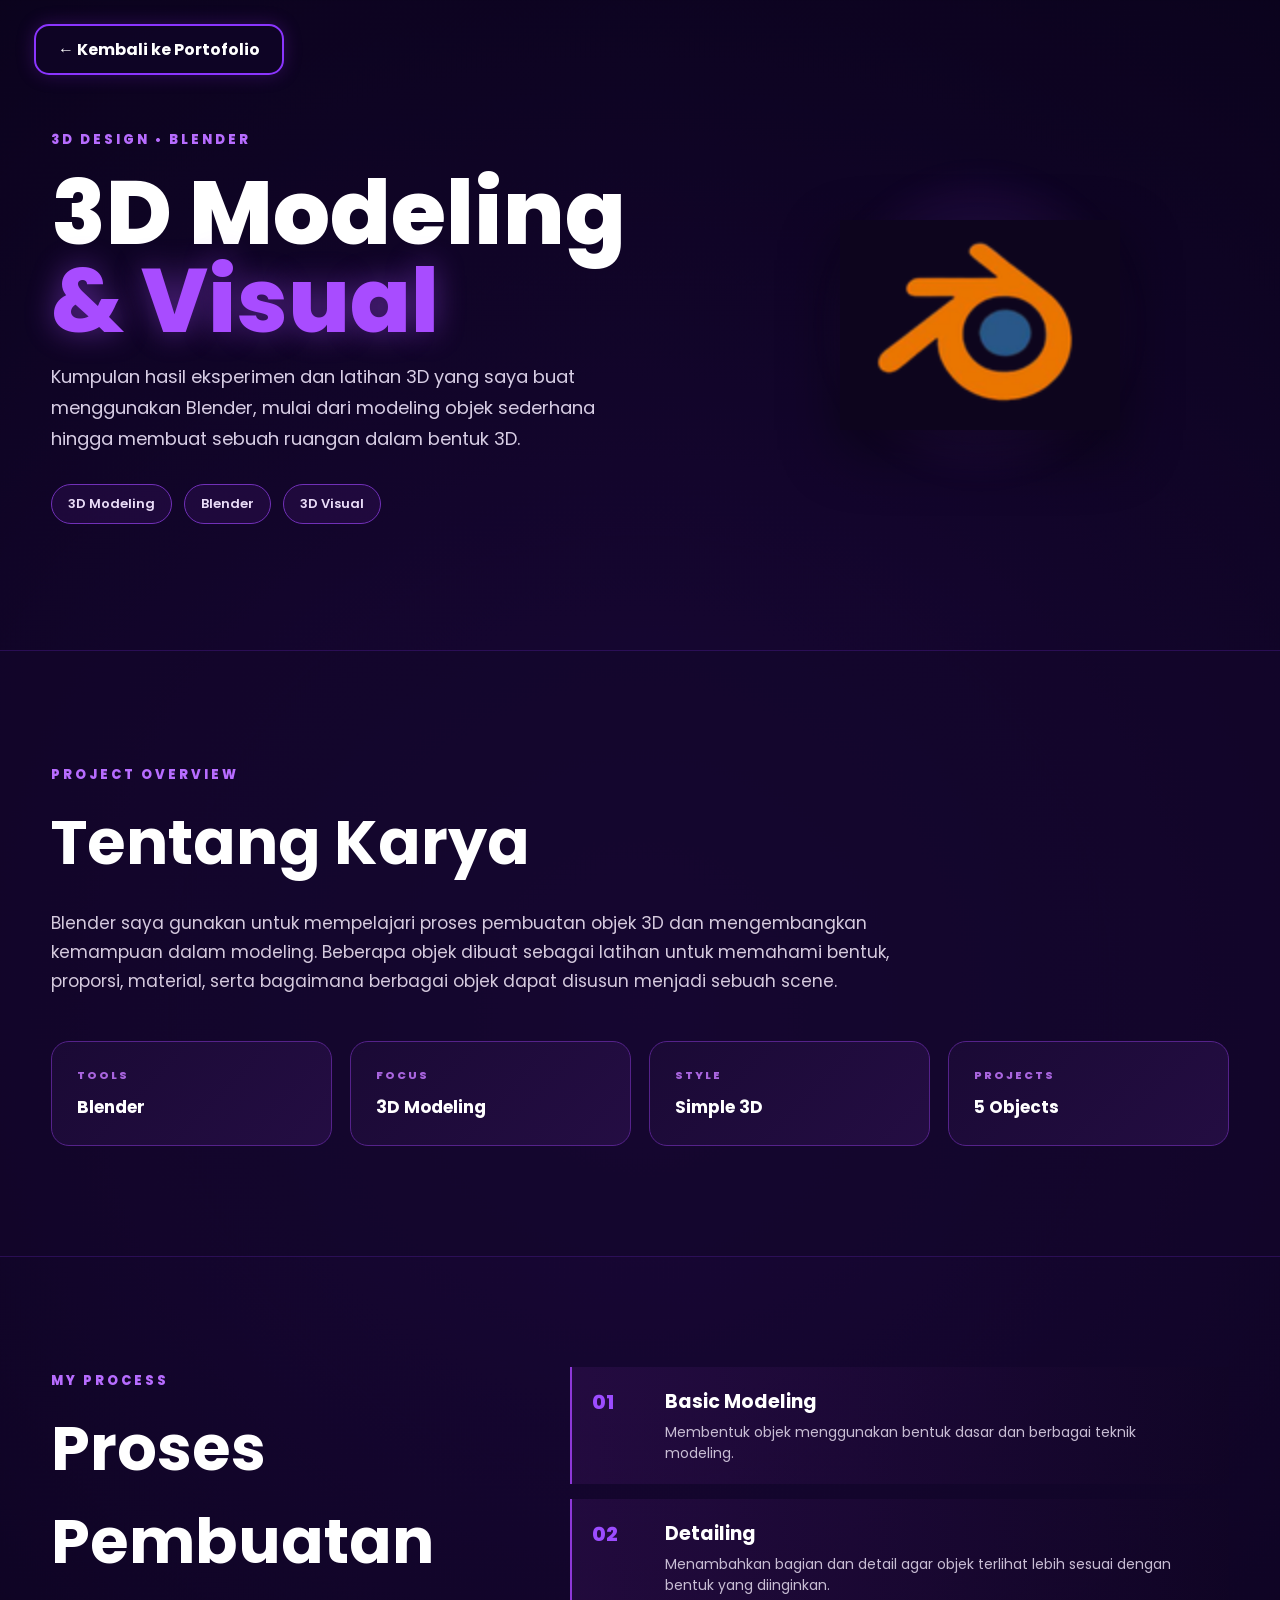
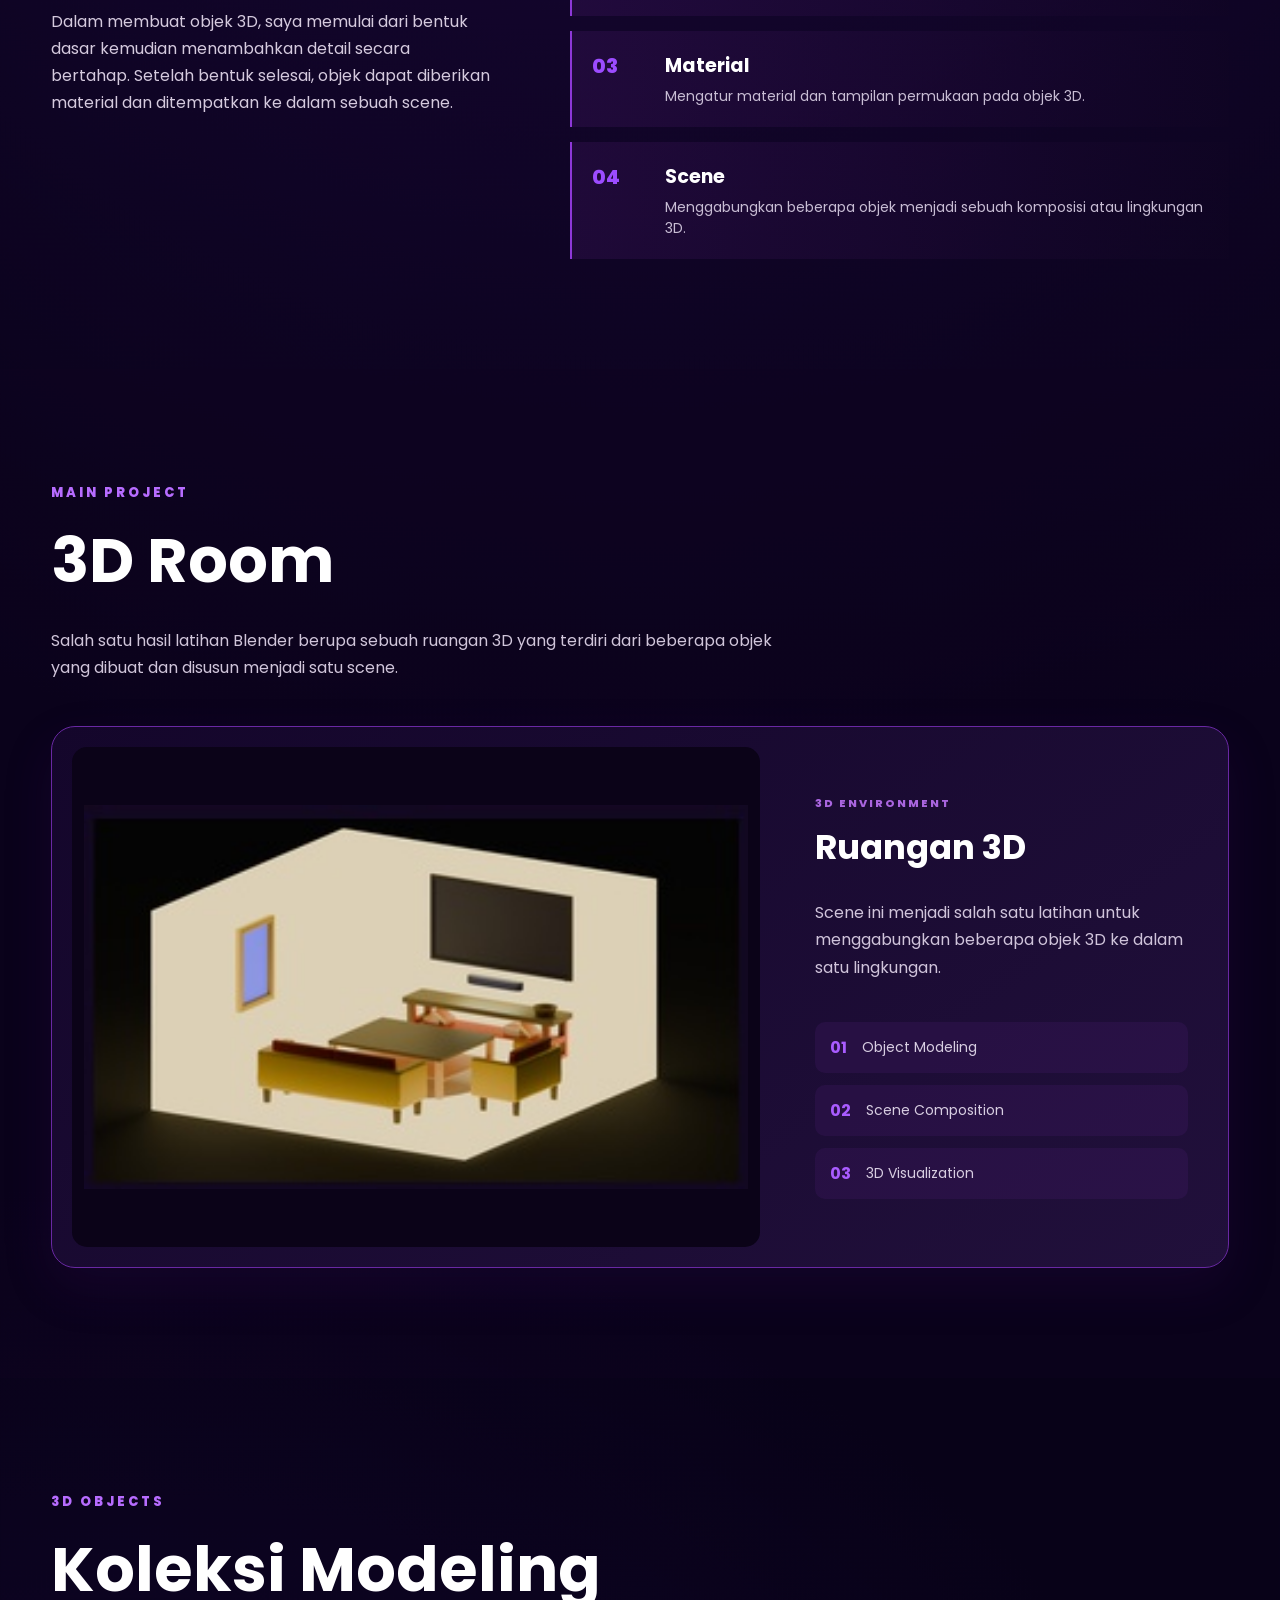
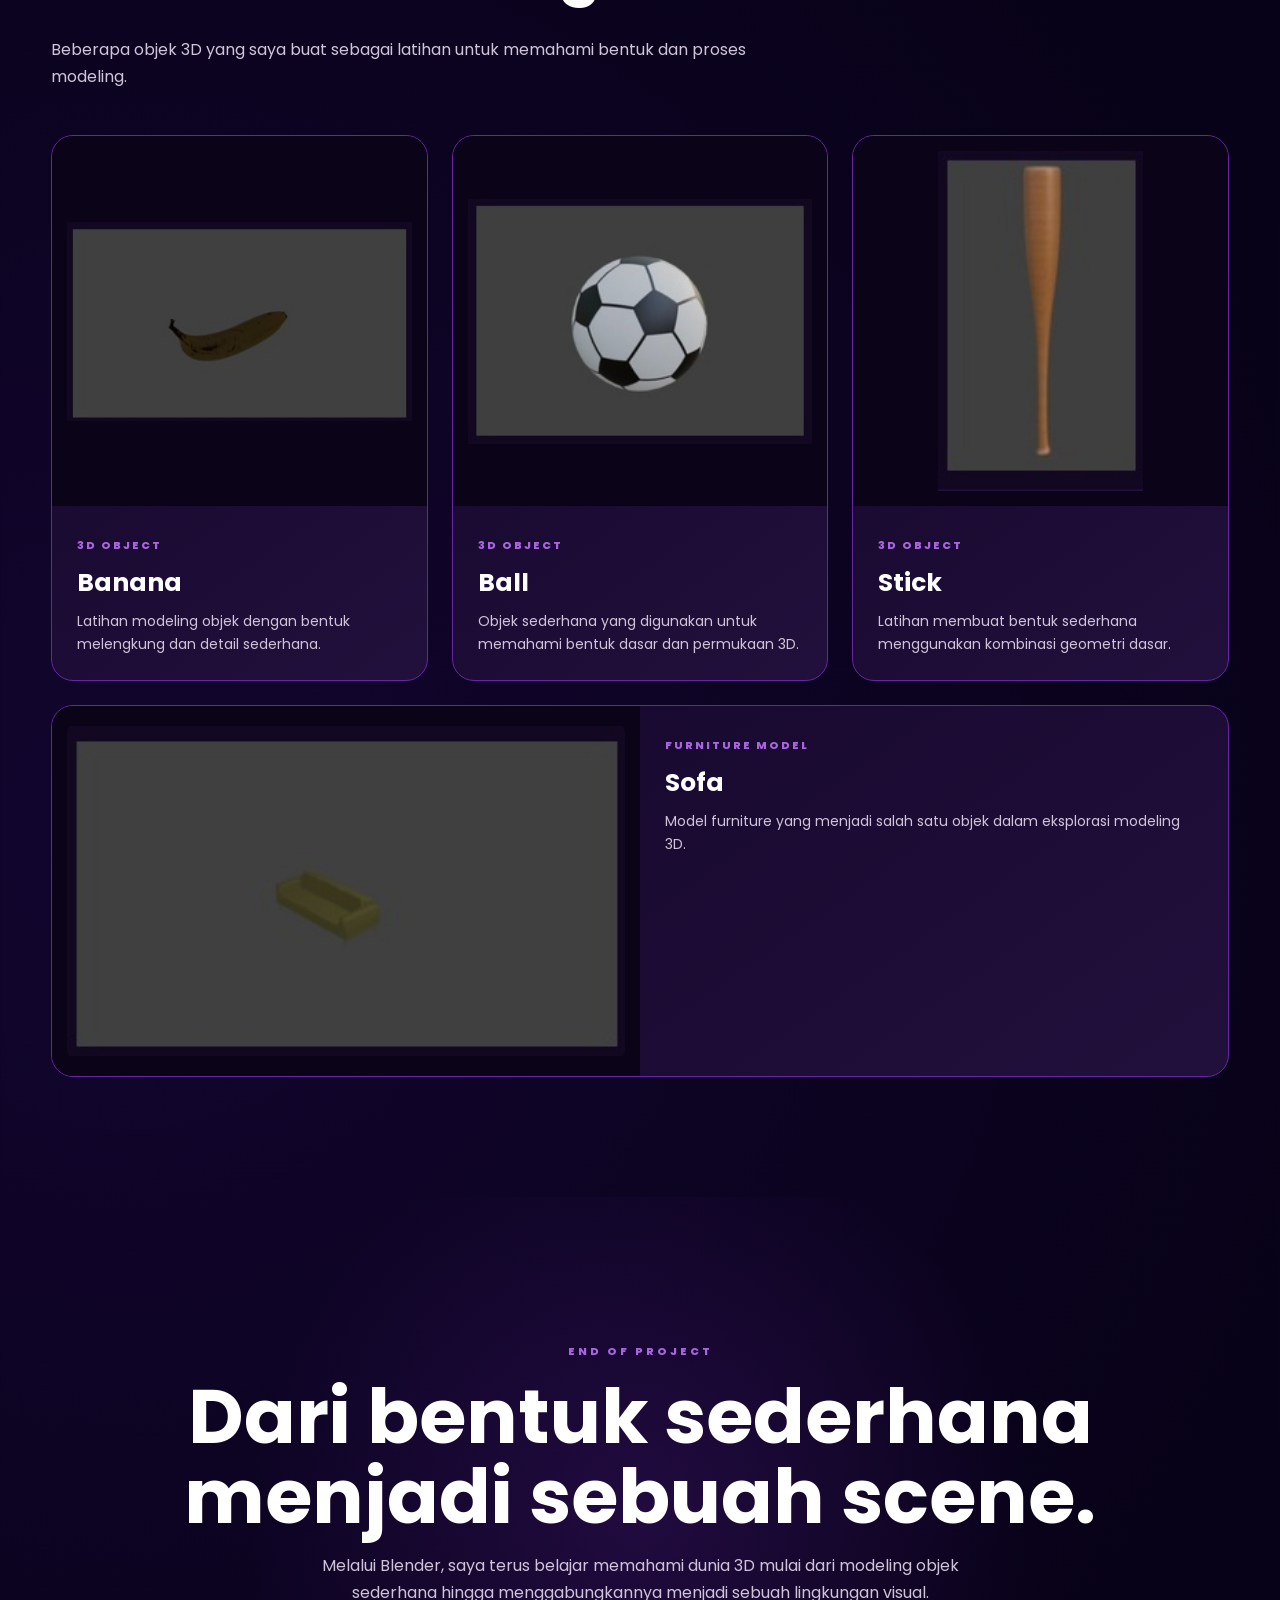
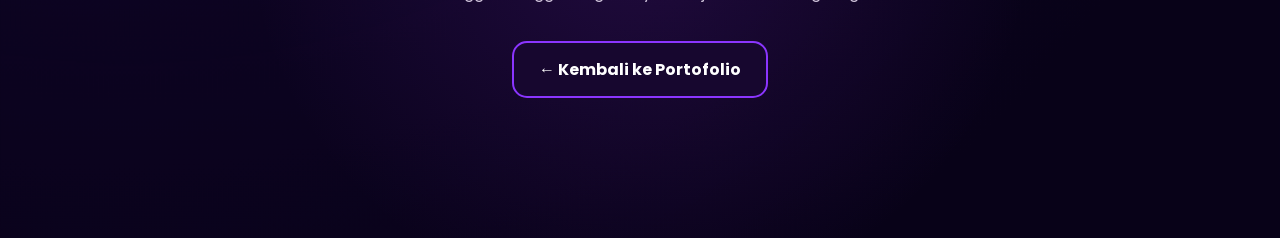
<file: blender.html>
<!DOCTYPE html>
<html lang="id">
<head>
<meta charset="UTF-8">
<meta name="viewport" content="width=device-width, initial-scale=1.0">

<title>Blender — 3D Modeling & Visual</title>

<link rel="stylesheet" href="detail.css">
</head>

<body>

<div class="detail-page">

    <!-- =========================
         BACK
    ========================= -->

    <a class="back" href="index.html">
        ← Kembali ke Portofolio
    </a>


    <!-- =========================
         HERO
    ========================= -->

    <section class="blender-project-hero reveal">

        <div class="container blender-hero-content">

            <div class="blender-hero-text">

                <span class="project-label">
                    3D DESIGN • BLENDER
                </span>

                <h1>
                    3D Modeling<br>
                    <span>&amp; Visual</span>
                </h1>

                <p>
                    Kumpulan hasil eksperimen dan latihan 3D yang saya
                    buat menggunakan Blender, mulai dari modeling objek
                    sederhana hingga membuat sebuah ruangan dalam bentuk 3D.
                </p>

                <div class="project-tags">

                    <span>3D Modeling</span>
                    <span>Blender</span>
                    <span>3D Visual</span>

                </div>

            </div>


            <div class="blender-hero-logo">

                <div class="hero-logo-glow"></div>

                <img
                    src="blender-logo.png"
                    alt="Blender"
                >

            </div>

        </div>

    </section>



    <!-- =========================
         OVERVIEW
    ========================= -->

    <section class="blender-overview reveal">

        <div class="container">

            <div class="section-mini-title">
                PROJECT OVERVIEW
            </div>

            <h2>
                Tentang Karya
            </h2>

            <p class="overview-text">
                Blender saya gunakan untuk mempelajari proses pembuatan
                objek 3D dan mengembangkan kemampuan dalam modeling.
                Beberapa objek dibuat sebagai latihan untuk memahami
                bentuk, proporsi, material, serta bagaimana berbagai
                objek dapat disusun menjadi sebuah scene.
            </p>


            <div class="blender-info-grid">

                <div class="info-box">
                    <span>TOOLS</span>
                    <strong>Blender</strong>
                </div>

                <div class="info-box">
                    <span>FOCUS</span>
                    <strong>3D Modeling</strong>
                </div>

                <div class="info-box">
                    <span>STYLE</span>
                    <strong>Simple 3D</strong>
                </div>

                <div class="info-box">
                    <span>PROJECTS</span>
                    <strong>5 Objects</strong>
                </div>

            </div>

        </div>

    </section>



    <!-- =========================
         PROCESS
    ========================= -->

    <section class="blender-process reveal">

        <div class="container blender-process-grid">

            <div>

                <div class="section-mini-title">
                    MY PROCESS
                </div>

                <h2>
                    Proses Pembuatan
                </h2>

                <p>
                    Dalam membuat objek 3D, saya memulai dari bentuk
                    dasar kemudian menambahkan detail secara bertahap.
                    Setelah bentuk selesai, objek dapat diberikan
                    material dan ditempatkan ke dalam sebuah scene.
                </p>

            </div>


            <div class="blender-process-list">

                <div class="blender-process-item">

                    <span>01</span>

                    <div>
                        <h3>Basic Modeling</h3>

                        <p>
                            Membentuk objek menggunakan bentuk dasar
                            dan berbagai teknik modeling.
                        </p>
                    </div>

                </div>


                <div class="blender-process-item">

                    <span>02</span>

                    <div>
                        <h3>Detailing</h3>

                        <p>
                            Menambahkan bagian dan detail agar objek
                            terlihat lebih sesuai dengan bentuk yang
                            diinginkan.
                        </p>
                    </div>

                </div>


                <div class="blender-process-item">

                    <span>03</span>

                    <div>
                        <h3>Material</h3>

                        <p>
                            Mengatur material dan tampilan permukaan
                            pada objek 3D.
                        </p>
                    </div>

                </div>


                <div class="blender-process-item">

                    <span>04</span>

                    <div>
                        <h3>Scene</h3>

                        <p>
                            Menggabungkan beberapa objek menjadi
                            sebuah komposisi atau lingkungan 3D.
                        </p>
                    </div>

                </div>

            </div>

        </div>

    </section>



    <!-- =========================
         MAIN PROJECT
    ========================= -->

    <section class="blender-main-project reveal">

        <div class="container">

            <div class="section-mini-title">
                MAIN PROJECT
            </div>

            <h2>
                3D Room
            </h2>

            <p class="section-description">
                Salah satu hasil latihan Blender berupa sebuah
                ruangan 3D yang terdiri dari beberapa objek yang
                dibuat dan disusun menjadi satu scene.
            </p>


            <div class="blender-room-card">

                <div class="blender-room-image">

                    <img
                        src="blender-room.jpg"
                        alt="Blender 3D Room"
                    >

                </div>


                <div class="blender-room-content">

                    <span>
                        3D ENVIRONMENT
                    </span>

                    <h3>
                        Ruangan 3D
                    </h3>

                    <p>
                        Scene ini menjadi salah satu latihan untuk
                        menggabungkan beberapa objek 3D ke dalam
                        satu lingkungan.
                    </p>

                    <div class="blender-room-points">

                        <div>
                            <strong>01</strong>
                            <span>Object Modeling</span>
                        </div>

                        <div>
                            <strong>02</strong>
                            <span>Scene Composition</span>
                        </div>

                        <div>
                            <strong>03</strong>
                            <span>3D Visualization</span>
                        </div>

                    </div>

                </div>

            </div>

        </div>

    </section>



    <!-- =========================
         OBJECT GALLERY
    ========================= -->

    <section class="blender-gallery-section reveal">

        <div class="container">

            <div class="section-mini-title">
                3D OBJECTS
            </div>

            <h2>
                Koleksi Modeling
            </h2>

            <p class="section-description">
                Beberapa objek 3D yang saya buat sebagai latihan
                untuk memahami bentuk dan proses modeling.
            </p>


            <div class="blender-gallery-grid">


                <!-- BANANA -->

                <article class="blender-object-card reveal reveal-delay-1">

                    <div class="blender-object-image">

                        <img
                            src="blender-banana.jpg"
                            alt="Model 3D Banana"
                        >

                    </div>

                    <div class="blender-object-content">

                        <span>
                            3D OBJECT
                        </span>

                        <h3>
                            Banana
                        </h3>

                        <p>
                            Latihan modeling objek dengan bentuk
                            melengkung dan detail sederhana.
                        </p>

                    </div>

                </article>



                <!-- BALL -->

                <article class="blender-object-card reveal reveal-delay-2">

                    <div class="blender-object-image">

                        <img
                            src="blender-ball.jpg"
                            alt="Model 3D Ball"
                        >

                    </div>

                    <div class="blender-object-content">

                        <span>
                            3D OBJECT
                        </span>

                        <h3>
                            Ball
                        </h3>

                        <p>
                            Objek sederhana yang digunakan untuk
                            memahami bentuk dasar dan permukaan 3D.
                        </p>

                    </div>

                </article>



                <!-- STICK -->

                <article class="blender-object-card reveal reveal-delay-3">

                    <div class="blender-object-image">

                        <img
                            src="blender-stick.jpg"
                            alt="Model 3D Stick"
                        >

                    </div>

                    <div class="blender-object-content">

                        <span>
                            3D OBJECT
                        </span>

                        <h3>
                            Stick
                        </h3>

                        <p>
                            Latihan membuat bentuk sederhana
                            menggunakan kombinasi geometri dasar.
                        </p>

                    </div>

                </article>



                <!-- SOFA -->

                <article class="blender-object-card blender-object-wide reveal reveal-delay-4">

                    <div class="blender-object-image">

                        <img
                            src="blender-sofa.jpg"
                            alt="Model 3D Sofa"
                        >

                    </div>

                    <div class="blender-object-content">

                        <span>
                            FURNITURE MODEL
                        </span>

                        <h3>
                            Sofa
                        </h3>

                        <p>
                            Model furniture yang menjadi salah satu
                            objek dalam eksplorasi modeling 3D.
                        </p>

                    </div>

                </article>


            </div>

        </div>

    </section>



    <!-- =========================
         CLOSING
    ========================= -->

    <section class="blender-final reveal">

        <div class="container">

            <span>
                END OF PROJECT
            </span>

            <h2>
                Dari bentuk sederhana<br>
                menjadi sebuah scene.
            </h2>

            <p>
                Melalui Blender, saya terus belajar memahami dunia
                3D mulai dari modeling objek sederhana hingga
                menggabungkannya menjadi sebuah lingkungan visual.
            </p>

            <a
                href="index.html"
                class="final-button"
            >
                ← Kembali ke Portofolio
            </a>

        </div>

    </section>

</div>



<!-- =========================
     SCROLL REVEAL
========================= -->

<script>

document.addEventListener("DOMContentLoaded", function () {

    const revealElements =
        document.querySelectorAll(".reveal");

    const revealObserver =
        new IntersectionObserver(
            function (entries) {

                entries.forEach(function (entry) {

                    if (entry.isIntersecting) {

                        entry.target.classList.add("show");

                        revealObserver.unobserve(
                            entry.target
                        );

                    }

                });

            },
            {
                threshold: 0.12
            }
        );


    revealElements.forEach(function (element) {

        revealObserver.observe(element);

    });

});

</script>

</body>
</html>
</file>
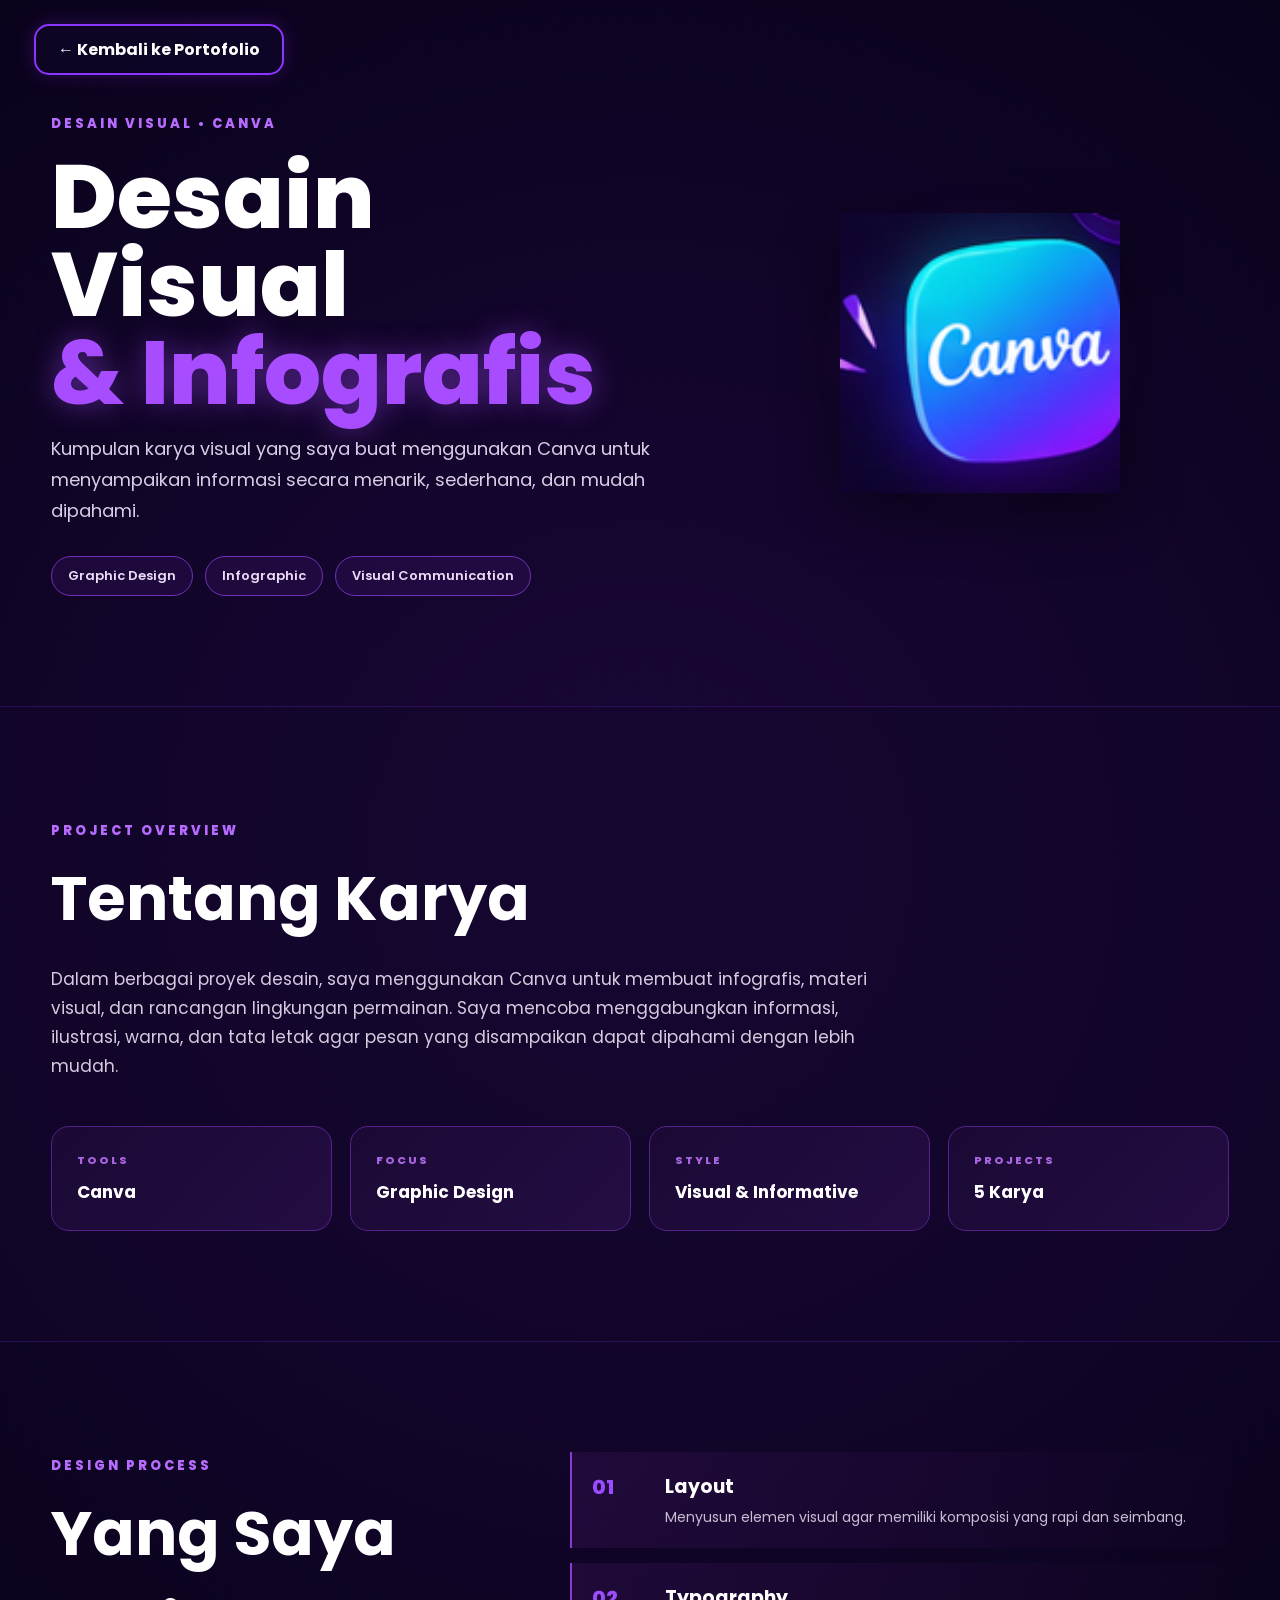
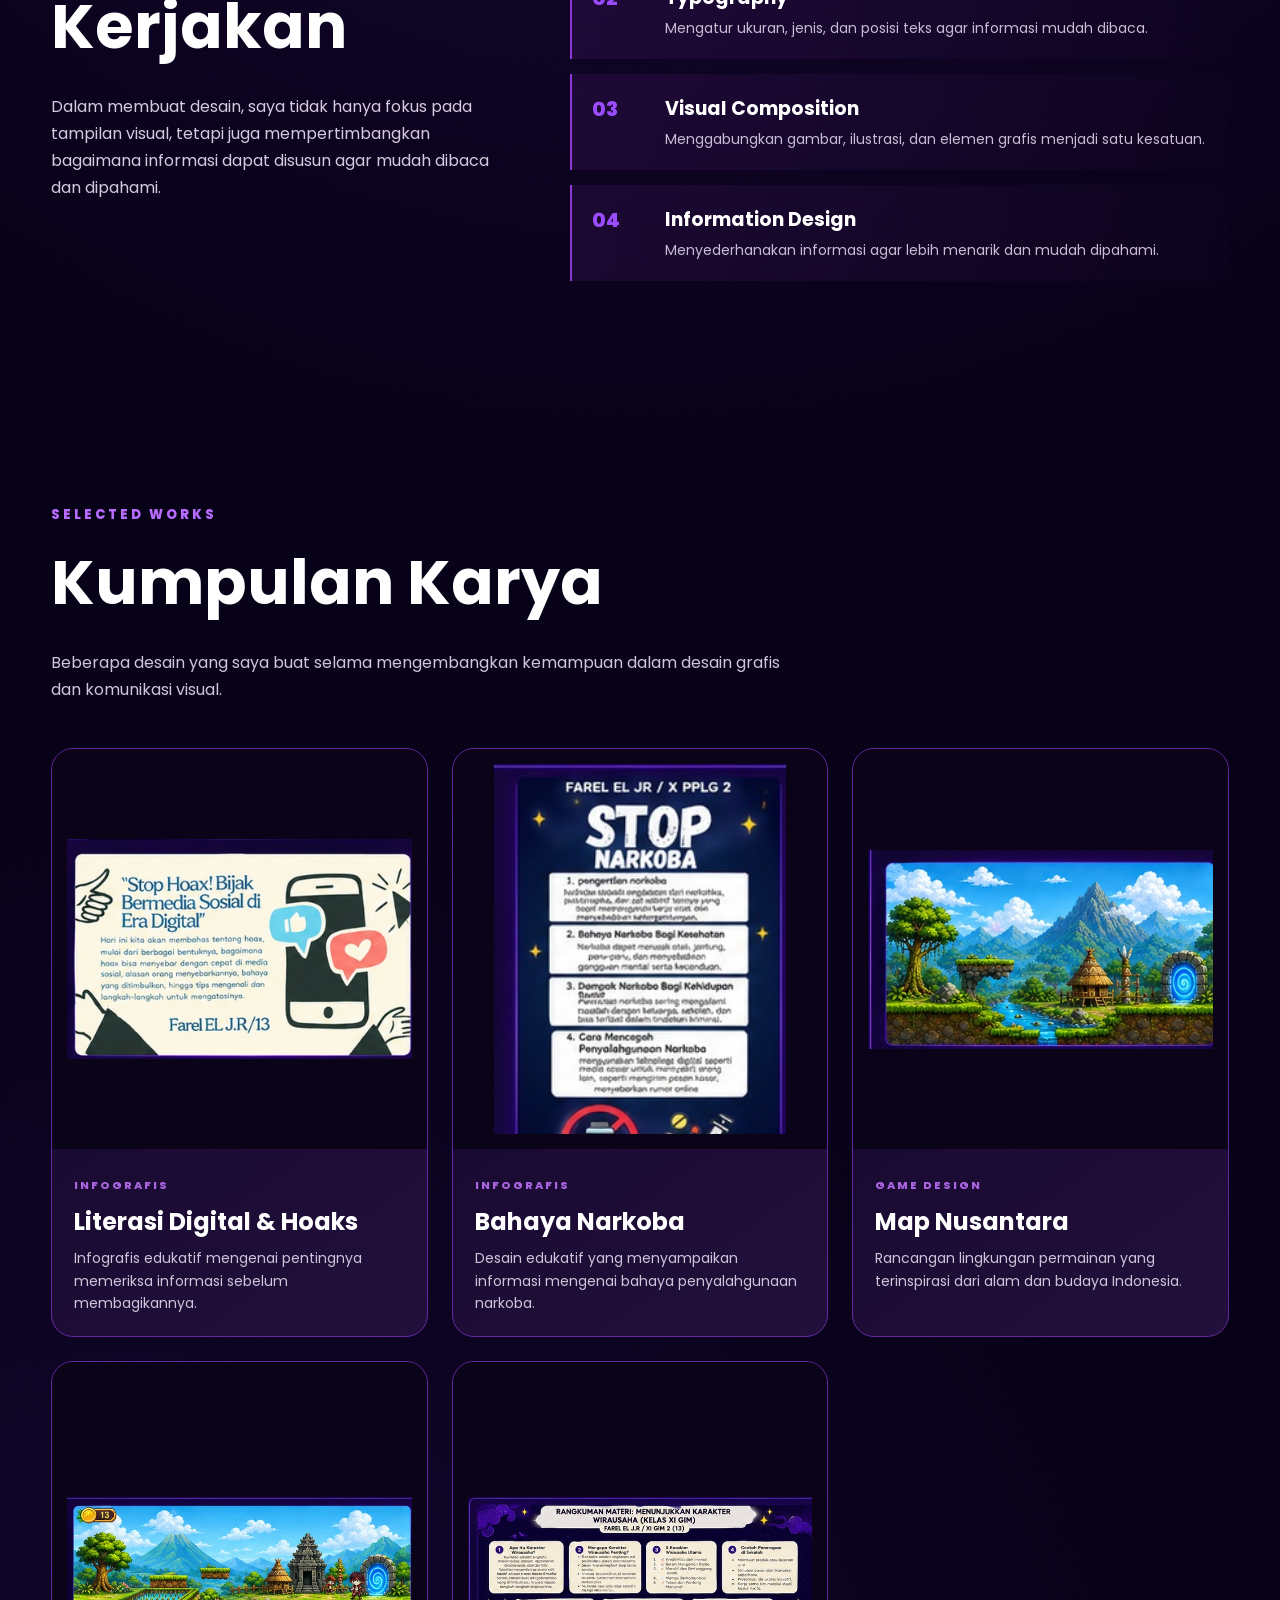
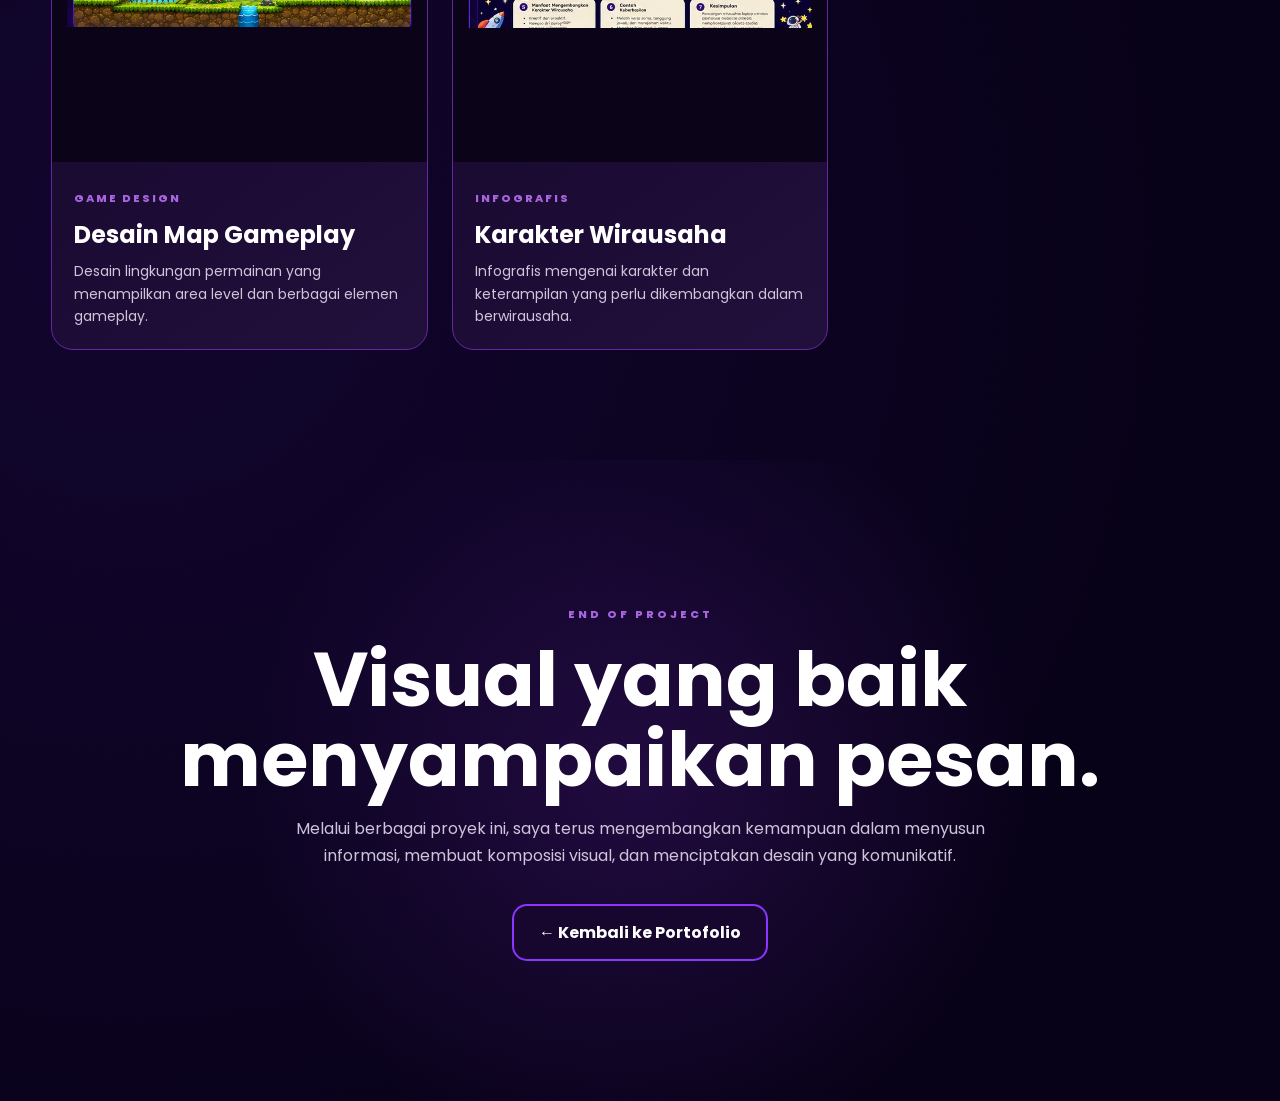
<file: canva.html>
<!DOCTYPE html>
<html lang="id">
<head>
<meta charset="UTF-8">
<meta name="viewport" content="width=device-width, initial-scale=1.0">

<title>Canva — Desain Visual & Infografis</title>

<link rel="stylesheet" href="detail.css">
</head>

<body>

<div class="detail-page">

    <!-- =========================
         BACK
    ========================= -->

    <a class="back" href="index.html">
        ← Kembali ke Portofolio
    </a>



    <!-- =========================
         HERO
    ========================= -->

    <section class="canva-project-hero reveal">

        <div class="container canva-hero-content">

            <div class="canva-hero-text">

                <span class="project-label">
                    DESAIN VISUAL • CANVA
                </span>

                <h1>
                    Desain Visual<br>
                    <span>&amp; Infografis</span>
                </h1>

                <p>
                    Kumpulan karya visual yang saya buat menggunakan
                    Canva untuk menyampaikan informasi secara menarik,
                    sederhana, dan mudah dipahami.
                </p>

                <div class="project-tags">

                    <span>Graphic Design</span>
                    <span>Infographic</span>
                    <span>Visual Communication</span>

                </div>

            </div>


            <div class="canva-hero-logo">

                <div class="hero-logo-glow"></div>

                <img
                    src="canva-logo.png"
                    alt="Canva"
                >

            </div>

        </div>

    </section>



    <!-- =========================
         OVERVIEW
    ========================= -->

    <section class="canva-overview reveal">

        <div class="container">

            <div class="section-mini-title">
                PROJECT OVERVIEW
            </div>

            <h2>
                Tentang Karya
            </h2>

            <p class="overview-text">
                Dalam berbagai proyek desain, saya menggunakan Canva
                untuk membuat infografis, materi visual, dan rancangan
                lingkungan permainan. Saya mencoba menggabungkan
                informasi, ilustrasi, warna, dan tata letak agar pesan
                yang disampaikan dapat dipahami dengan lebih mudah.
            </p>


            <div class="canva-info-grid">

                <div class="info-box">
                    <span>TOOLS</span>
                    <strong>Canva</strong>
                </div>

                <div class="info-box">
                    <span>FOCUS</span>
                    <strong>Graphic Design</strong>
                </div>

                <div class="info-box">
                    <span>STYLE</span>
                    <strong>Visual &amp; Informative</strong>
                </div>

                <div class="info-box">
                    <span>PROJECTS</span>
                    <strong>5 Karya</strong>
                </div>

            </div>

        </div>

    </section>



    <!-- =========================
         SKILLS
    ========================= -->

    <section class="canva-skill-section reveal">

        <div class="container canva-skill-grid">

            <div>

                <div class="section-mini-title">
                    DESIGN PROCESS
                </div>

                <h2>
                    Yang Saya Kerjakan
                </h2>

                <p>
                    Dalam membuat desain, saya tidak hanya fokus pada
                    tampilan visual, tetapi juga mempertimbangkan
                    bagaimana informasi dapat disusun agar mudah
                    dibaca dan dipahami.
                </p>

            </div>


            <div class="canva-skill-list">

                <div class="canva-skill-item">
                    <span>01</span>

                    <div>
                        <h3>Layout</h3>
                        <p>
                            Menyusun elemen visual agar memiliki
                            komposisi yang rapi dan seimbang.
                        </p>
                    </div>
                </div>


                <div class="canva-skill-item">
                    <span>02</span>

                    <div>
                        <h3>Typography</h3>
                        <p>
                            Mengatur ukuran, jenis, dan posisi teks
                            agar informasi mudah dibaca.
                        </p>
                    </div>
                </div>


                <div class="canva-skill-item">
                    <span>03</span>

                    <div>
                        <h3>Visual Composition</h3>
                        <p>
                            Menggabungkan gambar, ilustrasi, dan
                            elemen grafis menjadi satu kesatuan.
                        </p>
                    </div>
                </div>


                <div class="canva-skill-item">
                    <span>04</span>

                    <div>
                        <h3>Information Design</h3>
                        <p>
                            Menyederhanakan informasi agar lebih
                            menarik dan mudah dipahami.
                        </p>
                    </div>
                </div>

            </div>

        </div>

    </section>



    <!-- =========================
         GALLERY
    ========================= -->

    <section class="canva-gallery-section reveal">

        <div class="container">

            <div class="section-mini-title">
                SELECTED WORKS
            </div>

            <h2>
                Kumpulan Karya
            </h2>

            <p class="section-description">
                Beberapa desain yang saya buat selama mengembangkan
                kemampuan dalam desain grafis dan komunikasi visual.
            </p>


            <div class="canva-gallery-grid">


                <!-- HOAKS -->

                <article class="canva-project-card reveal reveal-delay-1">

                    <div class="canva-image">

                        <img
                            src="canva-hoax.jpg"
                            alt="Infografis Hoaks"
                        >

                    </div>

                    <div class="canva-card-content">

                        <span>
                            INFOGRAFIS
                        </span>

                        <h3>
                            Literasi Digital &amp; Hoaks
                        </h3>

                        <p>
                            Infografis edukatif mengenai pentingnya
                            memeriksa informasi sebelum membagikannya.
                        </p>

                    </div>

                </article>



                <!-- NARKOBA -->

                <article class="canva-project-card reveal reveal-delay-2">

                    <div class="canva-image">

                        <img
                            src="canva-narkoba.jpg"
                            alt="Infografis Bahaya Narkoba"
                        >

                    </div>

                    <div class="canva-card-content">

                        <span>
                            INFOGRAFIS
                        </span>

                        <h3>
                            Bahaya Narkoba
                        </h3>

                        <p>
                            Desain edukatif yang menyampaikan informasi
                            mengenai bahaya penyalahgunaan narkoba.
                        </p>

                    </div>

                </article>



                <!-- MAP NUSANTARA -->

                <article class="canva-project-card reveal reveal-delay-3">

                    <div class="canva-image">

                        <img
                            src="canva-map.jpg"
                            alt="Desain Map Nusantara"
                        >

                    </div>

                    <div class="canva-card-content">

                        <span>
                            GAME DESIGN
                        </span>

                        <h3>
                            Map Nusantara
                        </h3>

                        <p>
                            Rancangan lingkungan permainan yang
                            terinspirasi dari alam dan budaya Indonesia.
                        </p>

                    </div>

                </article>



                <!-- GAMEPLAY -->

                <article class="canva-project-card canva-wide reveal reveal-delay-1">

                    <div class="canva-image">

                        <img
                            src="canva-gameplay.jpg"
                            alt="Desain Map Gameplay"
                        >

                    </div>

                    <div class="canva-card-content">

                        <span>
                            GAME DESIGN
                        </span>

                        <h3>
                            Desain Map Gameplay
                        </h3>

                        <p>
                            Desain lingkungan permainan yang
                            menampilkan area level dan berbagai
                            elemen gameplay.
                        </p>

                    </div>

                </article>



                <!-- WIRAUSAHA -->

                <article class="canva-project-card canva-wide reveal reveal-delay-2">

                    <div class="canva-image">

                        <img
                            src="canva-wirausaha.jpg"
                            alt="Infografis Karakter Wirausaha"
                        >

                    </div>

                    <div class="canva-card-content">

                        <span>
                            INFOGRAFIS
                        </span>

                        <h3>
                            Karakter Wirausaha
                        </h3>

                        <p>
                            Infografis mengenai karakter dan
                            keterampilan yang perlu dikembangkan
                            dalam berwirausaha.
                        </p>

                    </div>

                </article>


            </div>

        </div>

    </section>



    <!-- =========================
         CLOSING
    ========================= -->

    <section class="canva-final reveal">

        <div class="container">

            <span>
                END OF PROJECT
            </span>

            <h2>
                Visual yang baik<br>
                menyampaikan pesan.
            </h2>

            <p>
                Melalui berbagai proyek ini, saya terus mengembangkan
                kemampuan dalam menyusun informasi, membuat komposisi
                visual, dan menciptakan desain yang komunikatif.
            </p>

            <a
                href="index.html"
                class="final-button"
            >
                ← Kembali ke Portofolio
            </a>

        </div>

    </section>


</div>



<!-- =========================
     SCROLL REVEAL
========================= -->

<script>

document.addEventListener("DOMContentLoaded", function () {

    const revealElements =
        document.querySelectorAll(".reveal");

    const revealObserver =
        new IntersectionObserver(
            function (entries) {

                entries.forEach(function (entry) {

                    if (entry.isIntersecting) {

                        entry.target.classList.add("show");

                        revealObserver.unobserve(
                            entry.target
                        );

                    }

                });

            },
            {
                threshold: 0.12
            }
        );


    revealElements.forEach(function (element) {

        revealObserver.observe(element);

    });

});

</script>

</body>
</html>
</file>
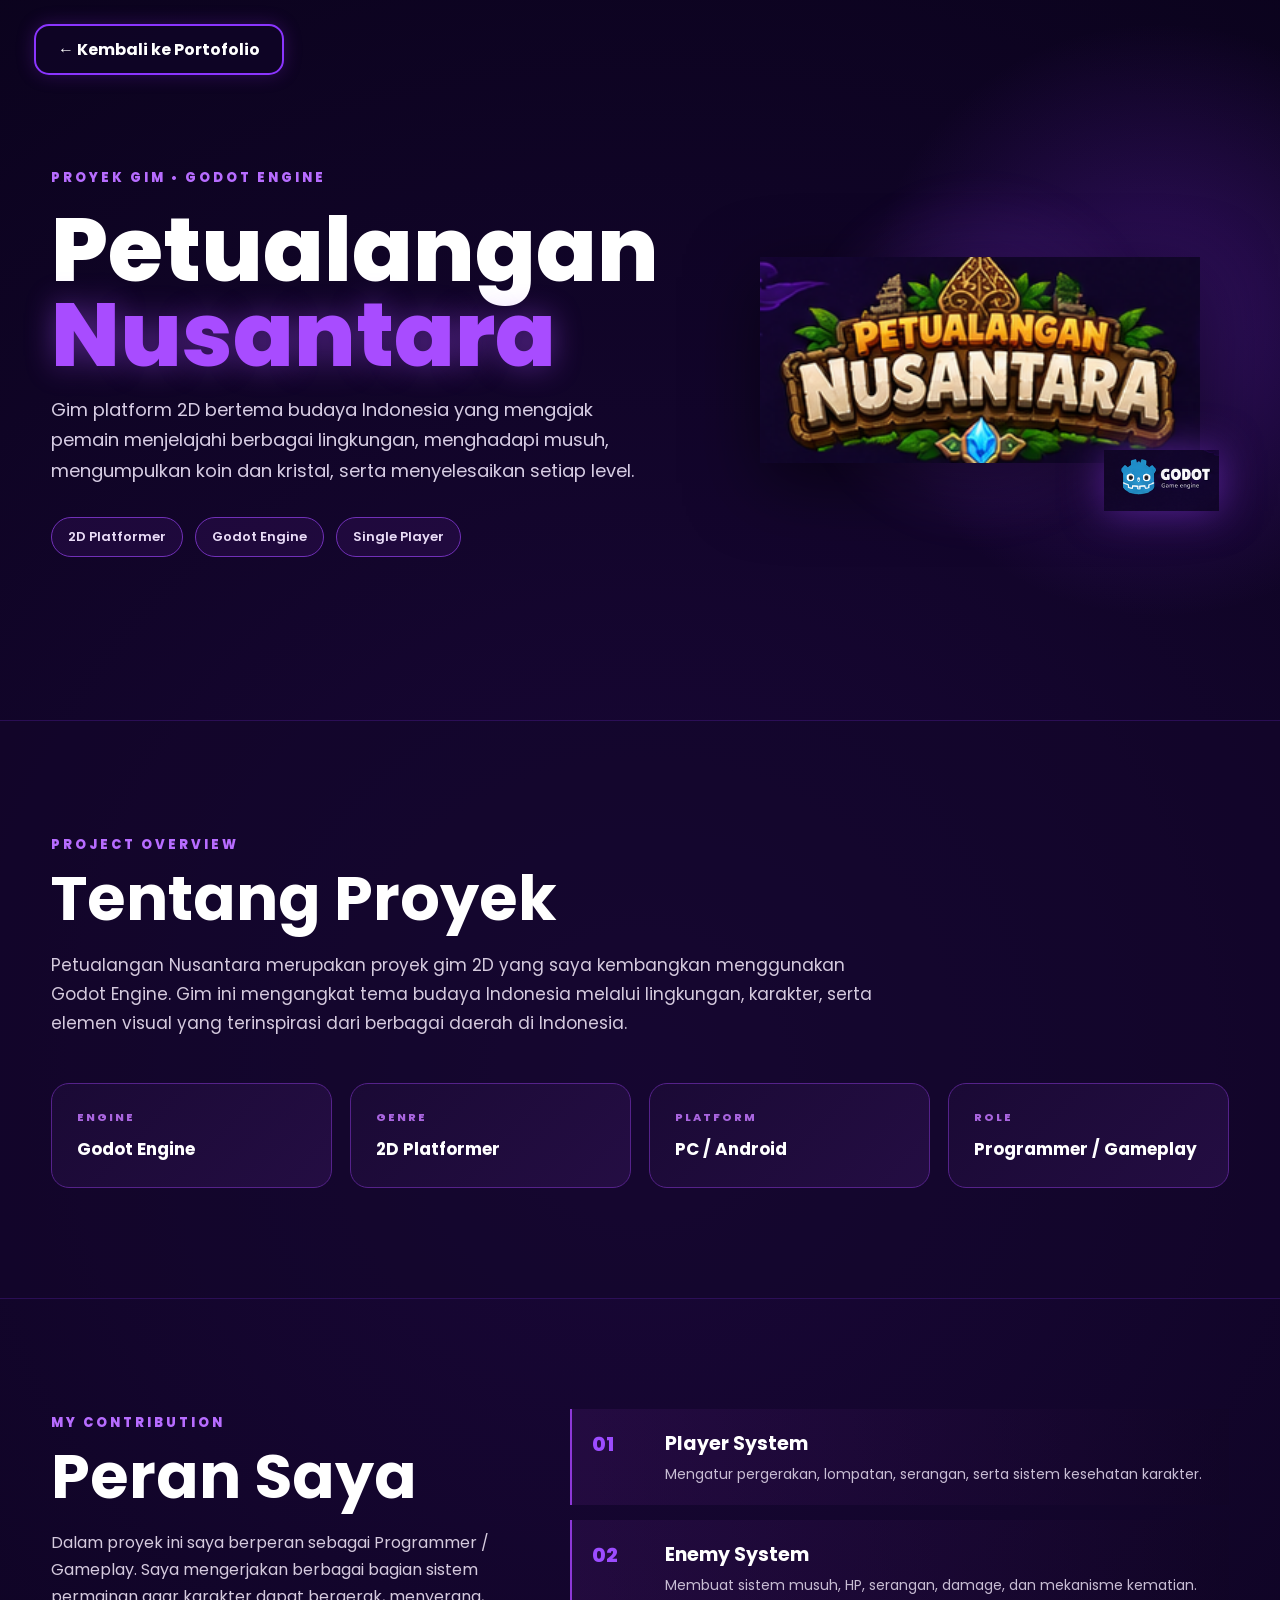
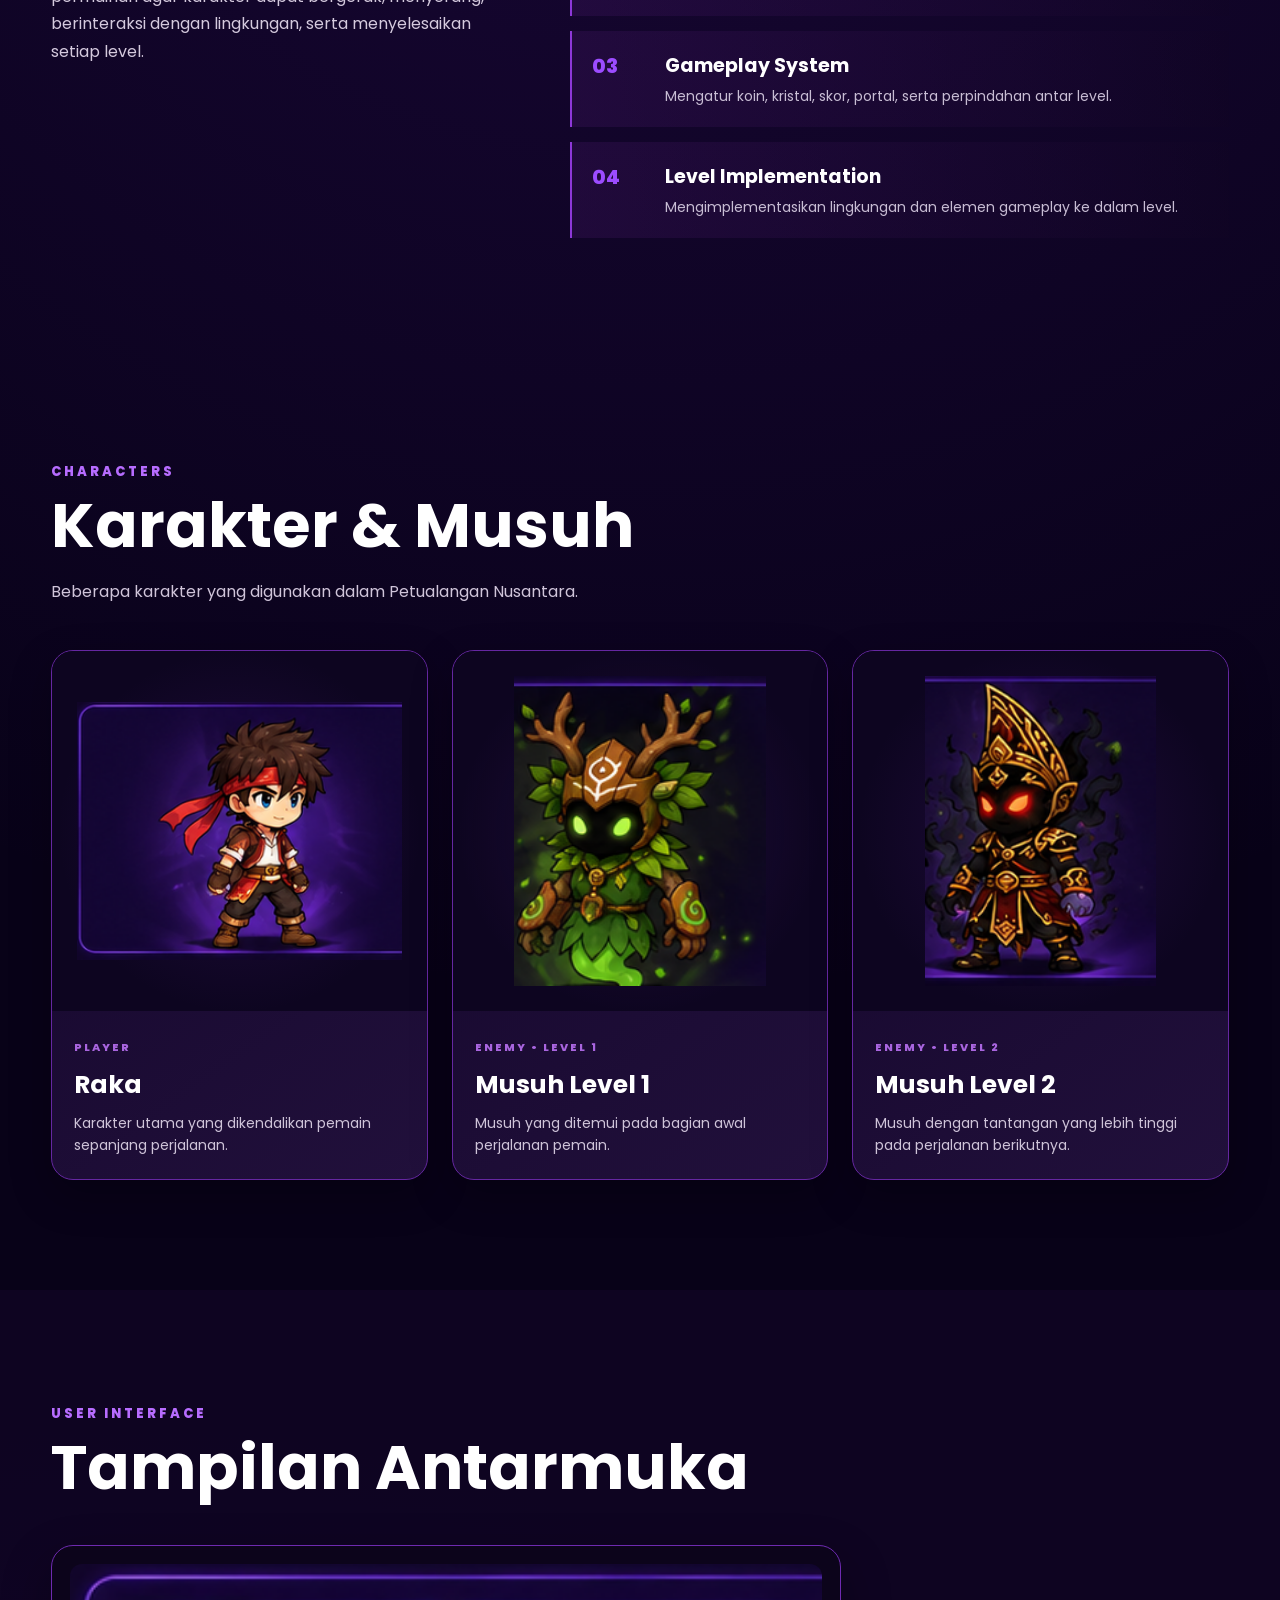
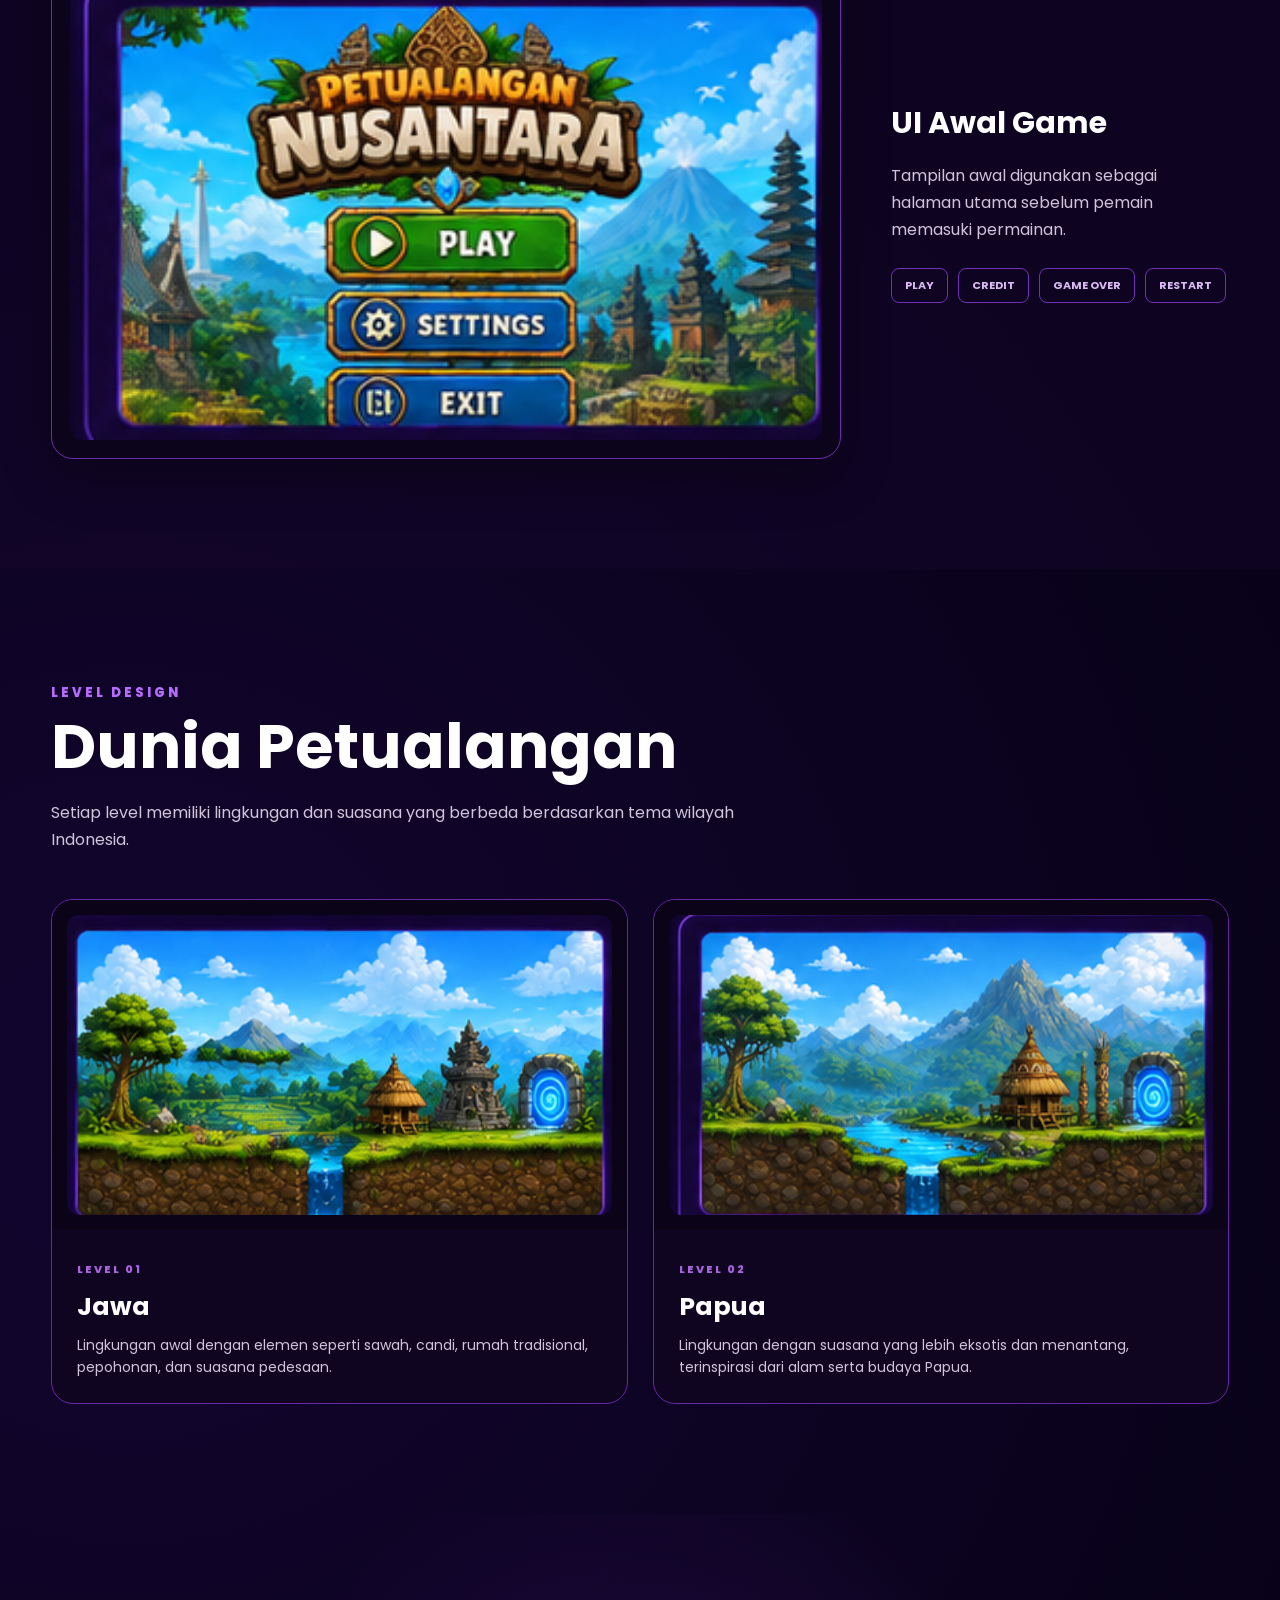
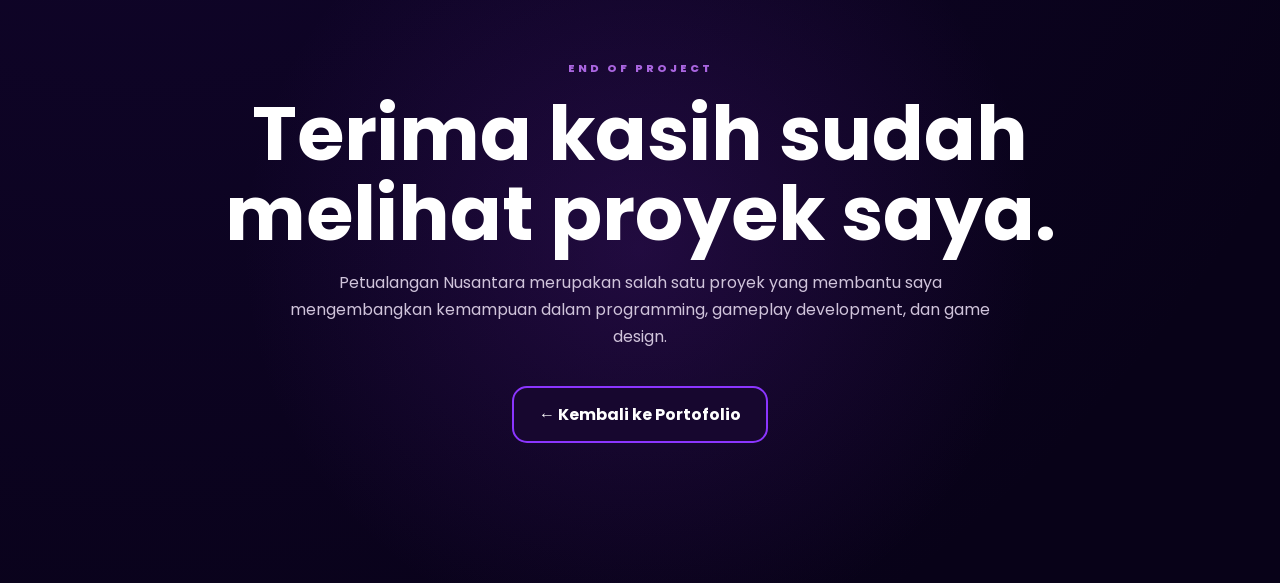
<file: godot.html>
<!DOCTYPE html>
<html lang="id">
<head>
<meta charset="UTF-8">
<meta name="viewport" content="width=device-width, initial-scale=1.0">

<title>Petualangan Nusantara — Godot</title>

<link rel="stylesheet" href="detail.css">
</head>

<body>

<div class="detail-page">

    <!-- BACK -->
    <a class="back" href="index.html">
        ← Kembali ke Portofolio
    </a>


    <!-- =========================
         HERO PROJECT
    ========================= -->

    <section class="godot-project-hero reveal">

        <div class="container godot-hero-content">

            <div class="godot-hero-text">

                <span class="project-label">
                    PROYEK GIM • GODOT ENGINE
                </span>

                <h1>
                    Petualangan<br>
                    <span>Nusantara</span>
                </h1>

                <p>
                    Gim platform 2D bertema budaya Indonesia yang
                    mengajak pemain menjelajahi berbagai lingkungan,
                    menghadapi musuh, mengumpulkan koin dan kristal,
                    serta menyelesaikan setiap level.
                </p>

                <div class="project-tags">

                    <span>2D Platformer</span>
                    <span>Godot Engine</span>
                    <span>Single Player</span>

                </div>

            </div>


            <div class="godot-hero-logo">

                <div class="hero-logo-glow"></div>

                <img
                    src="petualangan-logo.png"
                    alt="Petualangan Nusantara"
                >

                <img
                    class="godot-logo-project"
                    src="godot-logo.png"
                    alt="Godot Engine"
                >

            </div>

        </div>

    </section>



    <!-- =========================
         PROJECT INFO
    ========================= -->

    <section class="project-info-section reveal">

        <div class="container">

            <div class="section-mini-title">
                PROJECT OVERVIEW
            </div>

            <h2>
                Tentang Proyek
            </h2>

            <p class="overview-text">
                Petualangan Nusantara merupakan proyek gim 2D yang
                saya kembangkan menggunakan Godot Engine. Gim ini
                mengangkat tema budaya Indonesia melalui lingkungan,
                karakter, serta elemen visual yang terinspirasi dari
                berbagai daerah di Indonesia.
            </p>


            <div class="project-info-grid">

                <div class="info-box">
                    <span>ENGINE</span>
                    <strong>Godot Engine</strong>
                </div>

                <div class="info-box">
                    <span>GENRE</span>
                    <strong>2D Platformer</strong>
                </div>

                <div class="info-box">
                    <span>PLATFORM</span>
                    <strong>PC / Android</strong>
                </div>

                <div class="info-box">
                    <span>ROLE</span>
                    <strong>Programmer / Gameplay</strong>
                </div>

            </div>

        </div>

    </section>



    <!-- =========================
         MY ROLE
    ========================= -->

    <section class="my-role-section reveal">

        <div class="container role-grid">

            <div>

                <div class="section-mini-title">
                    MY CONTRIBUTION
                </div>

                <h2>
                    Peran Saya
                </h2>

                <p>
                    Dalam proyek ini saya berperan sebagai Programmer /
                    Gameplay. Saya mengerjakan berbagai bagian sistem
                    permainan agar karakter dapat bergerak, menyerang,
                    berinteraksi dengan lingkungan, serta menyelesaikan
                    setiap level.
                </p>

            </div>


            <div class="role-list">

                <div class="role-item">
                    <span>01</span>
                    <div>
                        <h3>Player System</h3>
                        <p>
                            Mengatur pergerakan, lompatan, serangan,
                            serta sistem kesehatan karakter.
                        </p>
                    </div>
                </div>

                <div class="role-item">
                    <span>02</span>
                    <div>
                        <h3>Enemy System</h3>
                        <p>
                            Membuat sistem musuh, HP, serangan,
                            damage, dan mekanisme kematian.
                        </p>
                    </div>
                </div>

                <div class="role-item">
                    <span>03</span>
                    <div>
                        <h3>Gameplay System</h3>
                        <p>
                            Mengatur koin, kristal, skor, portal,
                            serta perpindahan antar level.
                        </p>
                    </div>
                </div>

                <div class="role-item">
                    <span>04</span>
                    <div>
                        <h3>Level Implementation</h3>
                        <p>
                            Mengimplementasikan lingkungan dan
                            elemen gameplay ke dalam level.
                        </p>
                    </div>
                </div>

            </div>

        </div>

    </section>



    <!-- =========================
         CHARACTER
    ========================= -->

    <section class="godot-gallery reveal">

        <div class="container">

            <div class="section-mini-title">
                CHARACTERS
            </div>

            <h2>
                Karakter &amp; Musuh
            </h2>

            <p class="section-description">
                Beberapa karakter yang digunakan dalam Petualangan
                Nusantara.
            </p>


            <div class="character-grid">

                <article class="godot-gallery-card reveal reveal-delay-1">

                    <div class="gallery-image">
                        <img
                            src="godot-raka.png"
                            alt="Raka karakter utama"
                        >
                    </div>

                    <div class="gallery-content">

                        <span>PLAYER</span>

                        <h3>
                            Raka
                        </h3>

                        <p>
                            Karakter utama yang dikendalikan pemain
                            sepanjang perjalanan.
                        </p>

                    </div>

                </article>



                <article class="godot-gallery-card reveal reveal-delay-2">

                    <div class="gallery-image">
                        <img
                            src="godot-enemy1.png"
                            alt="Musuh Level 1"
                        >
                    </div>

                    <div class="gallery-content">

                        <span>ENEMY • LEVEL 1</span>

                        <h3>
                            Musuh Level 1
                        </h3>

                        <p>
                            Musuh yang ditemui pada bagian awal
                            perjalanan pemain.
                        </p>

                    </div>

                </article>



                <article class="godot-gallery-card reveal reveal-delay-3">

                    <div class="gallery-image">
                        <img
                            src="godot-enemy2.png"
                            alt="Musuh Level 2"
                        >
                    </div>

                    <div class="gallery-content">

                        <span>ENEMY • LEVEL 2</span>

                        <h3>
                            Musuh Level 2
                        </h3>

                        <p>
                            Musuh dengan tantangan yang lebih tinggi
                            pada perjalanan berikutnya.
                        </p>

                    </div>

                </article>

            </div>

        </div>

    </section>



    <!-- =========================
         UI
    ========================= -->

    <section class="godot-ui-section reveal">

        <div class="container">

            <div class="section-mini-title">
                USER INTERFACE
            </div>

            <h2>
                Tampilan Antarmuka
            </h2>

            <div class="ui-showcase">

                <div class="ui-image">

                    <img
                        src="godot-ui.png"
                        alt="UI Petualangan Nusantara"
                    >

                </div>

                <div class="ui-text">

                    <h3>
                        UI Awal Game
                    </h3>

                    <p>
                        Tampilan awal digunakan sebagai halaman utama
                        sebelum pemain memasuki permainan.
                    </p>

                    <div class="ui-points">

                        <span>PLAY</span>
                        <span>CREDIT</span>
                        <span>GAME OVER</span>
                        <span>RESTART</span>

                    </div>

                </div>

            </div>

        </div>

    </section>



    <!-- =========================
         LEVEL DESIGN
    ========================= -->

    <section class="godot-level-section reveal">

        <div class="container">

            <div class="section-mini-title">
                LEVEL DESIGN
            </div>

            <h2>
                Dunia Petualangan
            </h2>

            <p class="section-description">
                Setiap level memiliki lingkungan dan suasana yang
                berbeda berdasarkan tema wilayah Indonesia.
            </p>


            <div class="level-grid">

                <article class="level-card reveal reveal-delay-1">

                    <div class="level-image">

                        <img
                            src="godot-map1.png"
                            alt="Map Level 1 Jawa"
                        >

                    </div>

                    <div class="level-content">

                        <span>LEVEL 01</span>

                        <h3>
                            Jawa
                        </h3>

                        <p>
                            Lingkungan awal dengan elemen seperti
                            sawah, candi, rumah tradisional, pepohonan,
                            dan suasana pedesaan.
                        </p>

                    </div>

                </article>



                <article class="level-card reveal reveal-delay-2">

                    <div class="level-image">

                        <img
                            src="godot-map2.png"
                            alt="Map Level 2 Papua"
                        >

                    </div>

                    <div class="level-content">

                        <span>LEVEL 02</span>

                        <h3>
                            Papua
                        </h3>

                        <p>
                            Lingkungan dengan suasana yang lebih
                            eksotis dan menantang, terinspirasi dari
                            alam serta budaya Papua.
                        </p>

                    </div>

                </article>

            </div>

        </div>

    </section>



    <!-- =========================
         FINAL
    ========================= -->

    <section class="project-final reveal">

        <div class="container">

            <span>
                END OF PROJECT
            </span>

            <h2>
                Terima kasih sudah<br>
                melihat proyek saya.
            </h2>

            <p>
                Petualangan Nusantara merupakan salah satu proyek
                yang membantu saya mengembangkan kemampuan dalam
                programming, gameplay development, dan game design.
            </p>

            <a href="index.html" class="final-button">
                ← Kembali ke Portofolio
            </a>

        </div>

    </section>

</div>


<!-- =========================
     SCROLL REVEAL
========================= -->

<script>

document.addEventListener("DOMContentLoaded", function () {

    const revealElements =
        document.querySelectorAll(".reveal");

    const revealObserver =
        new IntersectionObserver(
            function (entries) {

                entries.forEach(function (entry) {

                    if (entry.isIntersecting) {

                        entry.target.classList.add("show");

                        revealObserver.unobserve(
                            entry.target
                        );

                    }

                });

            },
            {
                threshold: 0.12
            }
        );


    revealElements.forEach(function (element) {

        revealObserver.observe(element);

    });

});

</script>

</body>
</html>
</file>
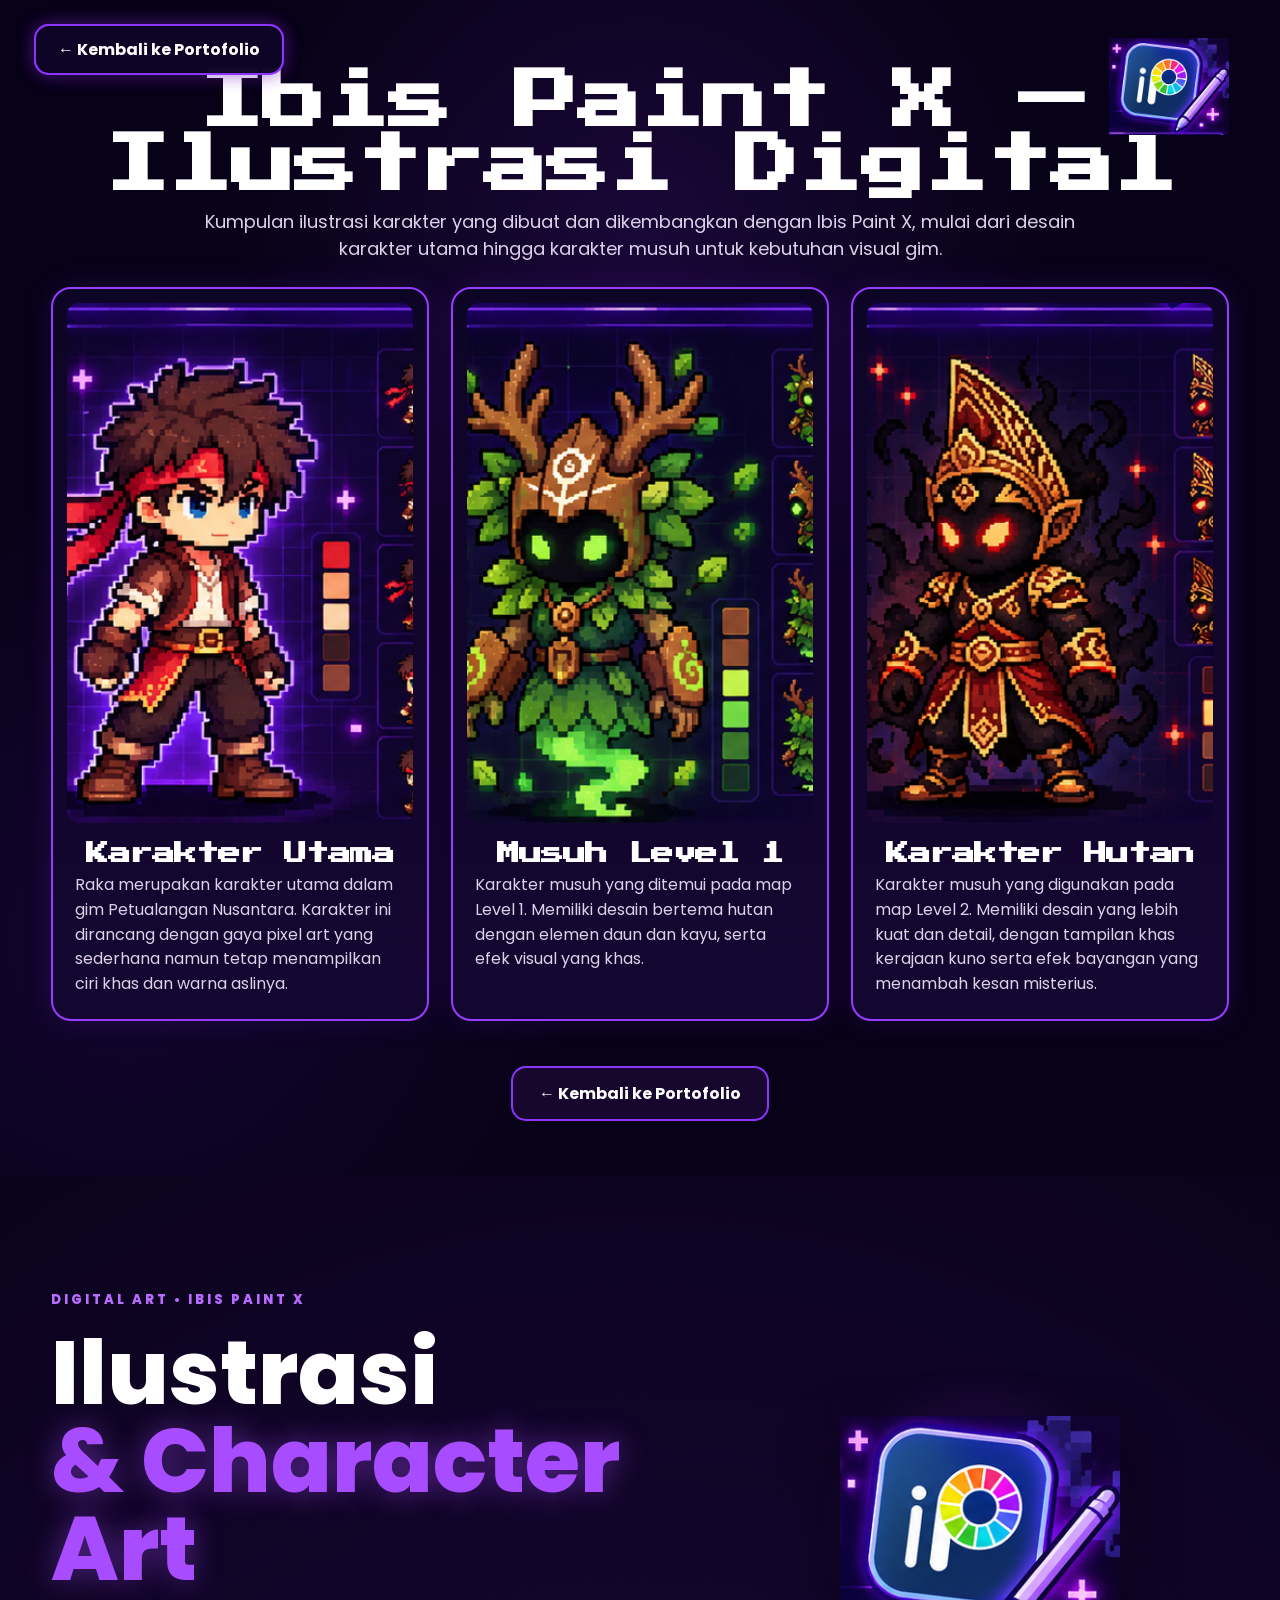
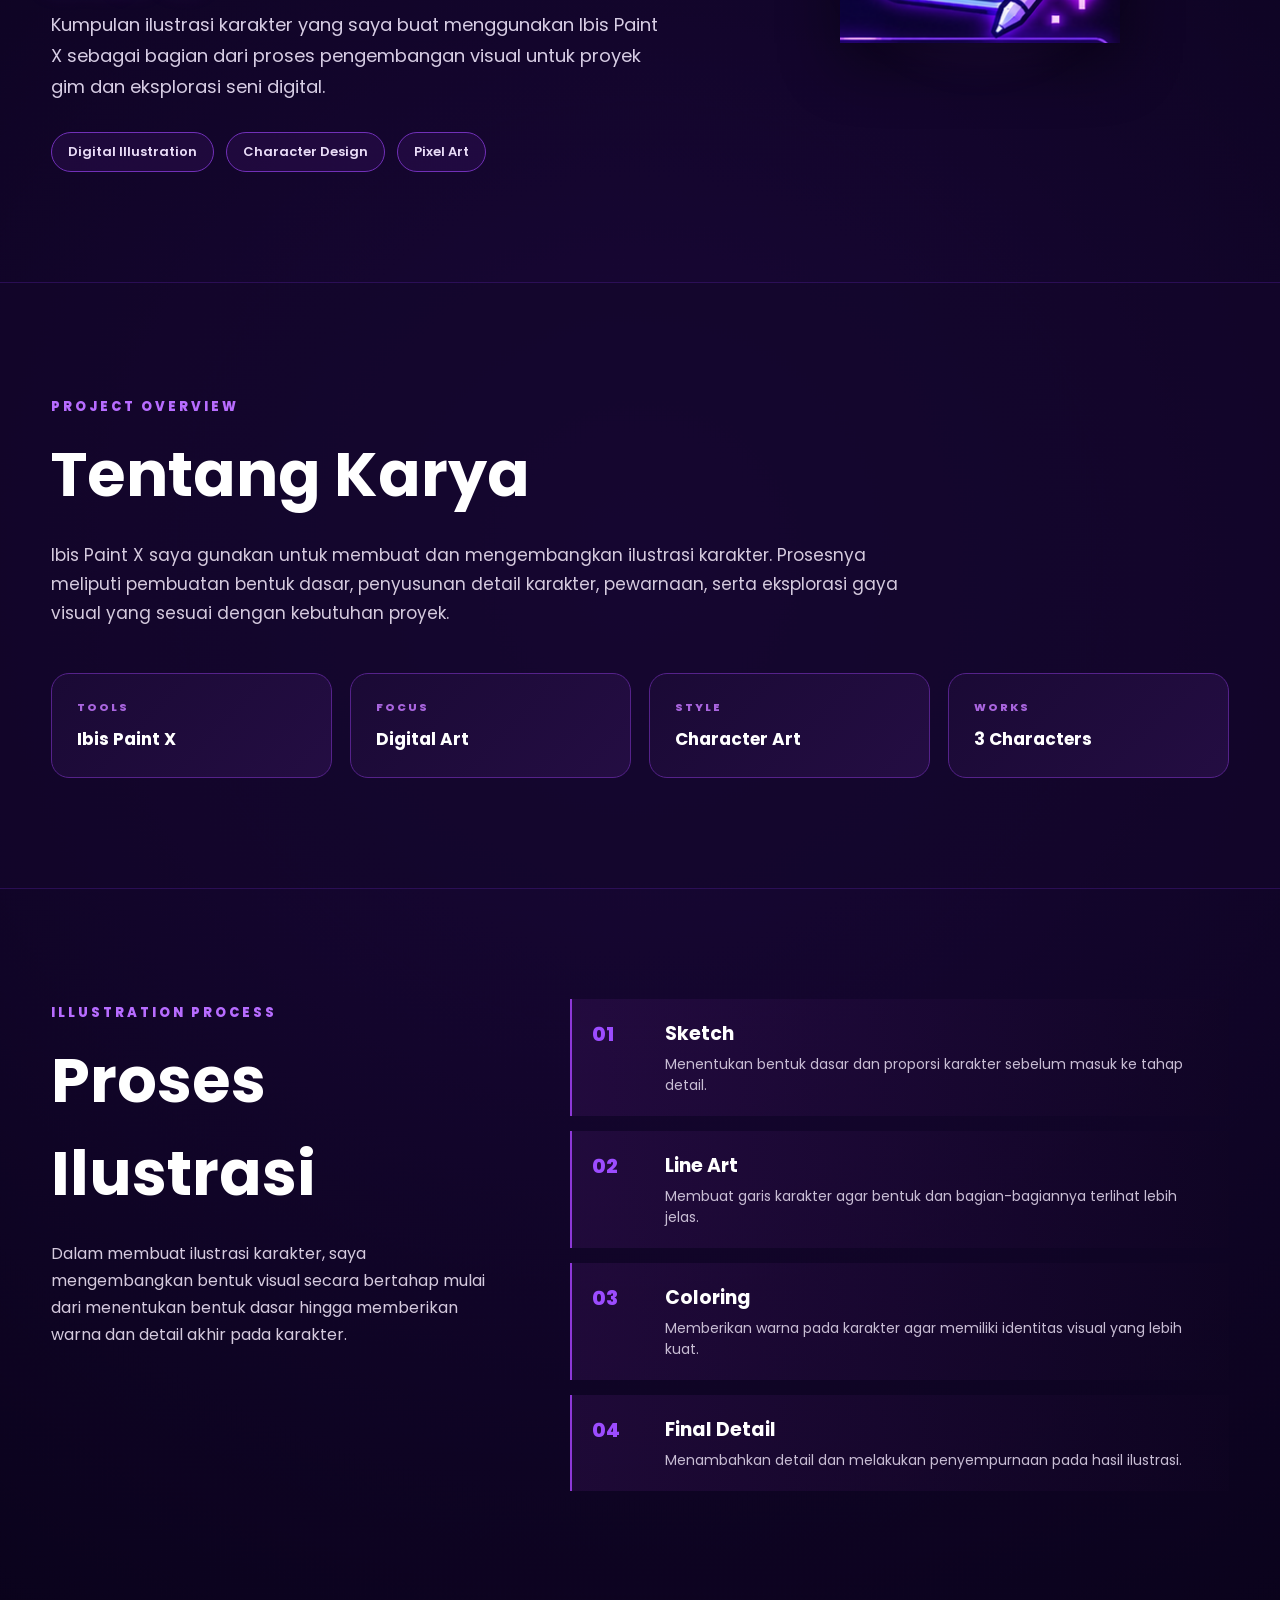
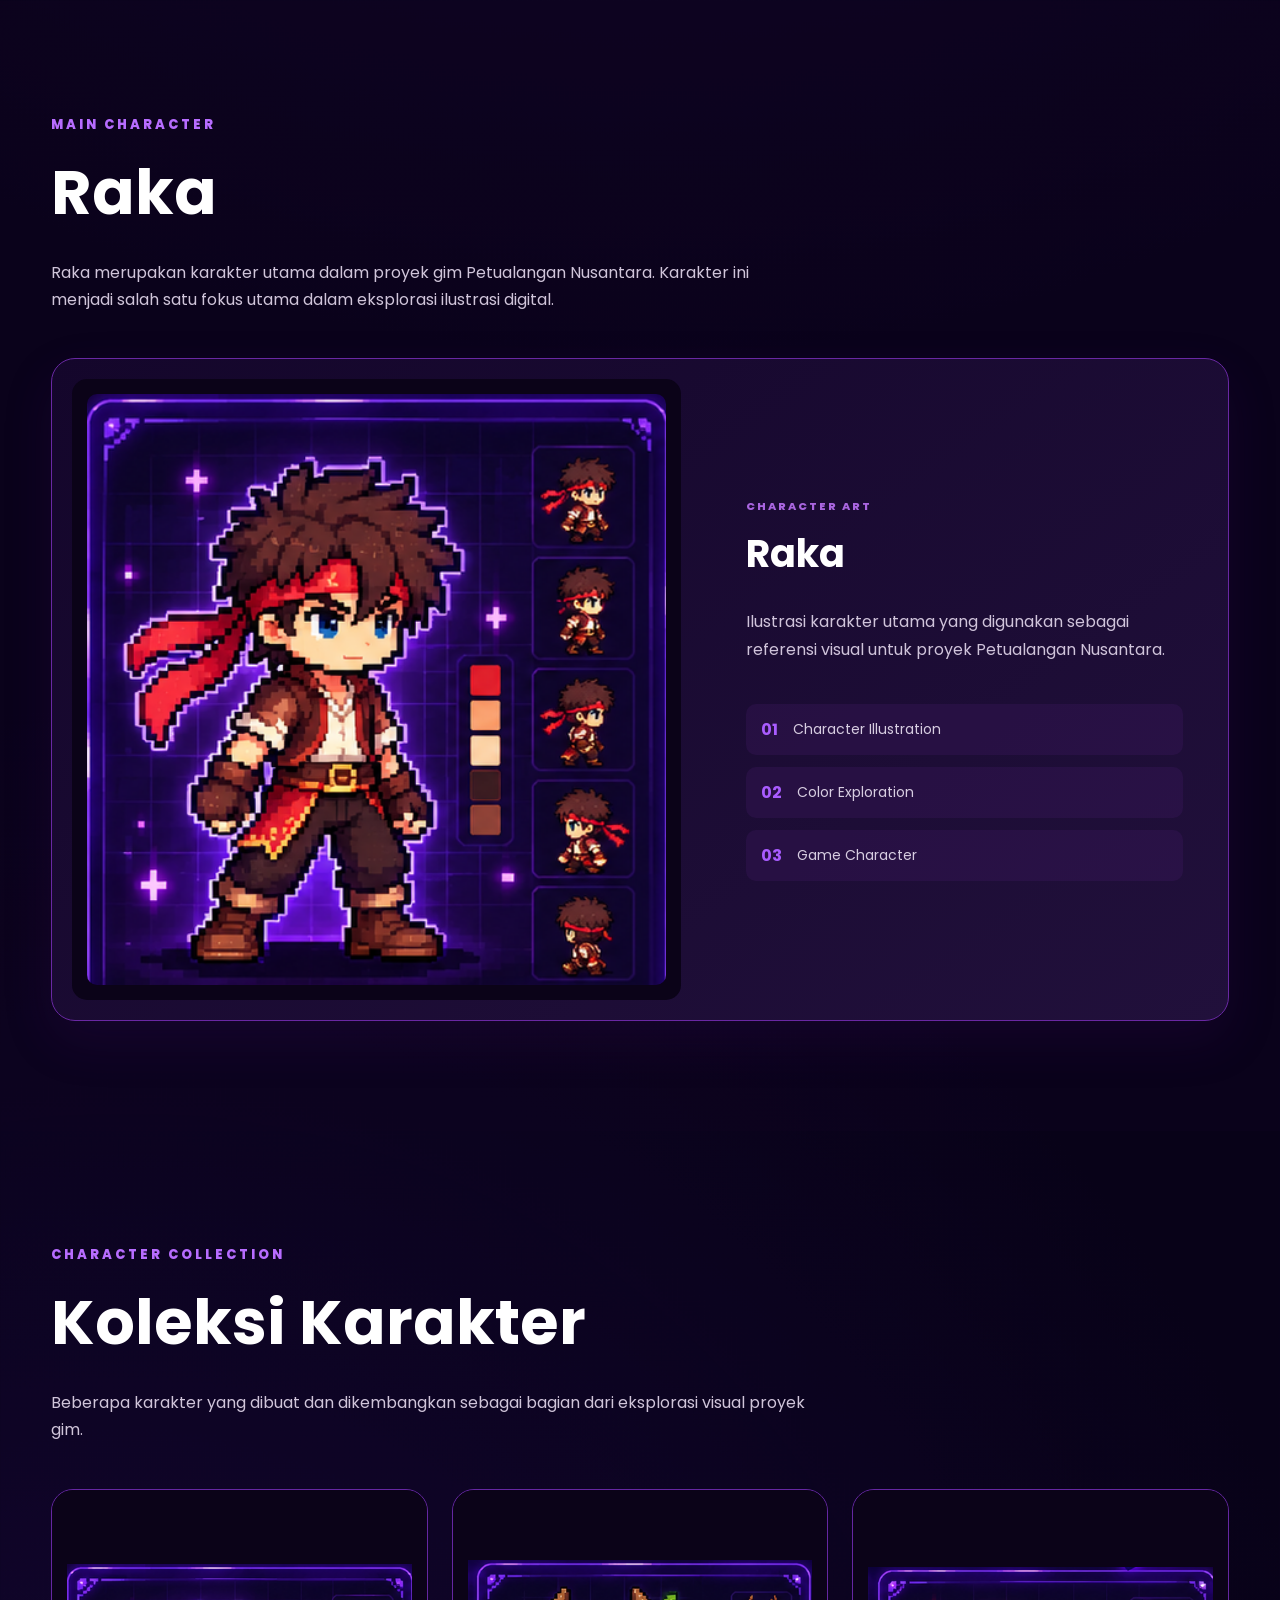
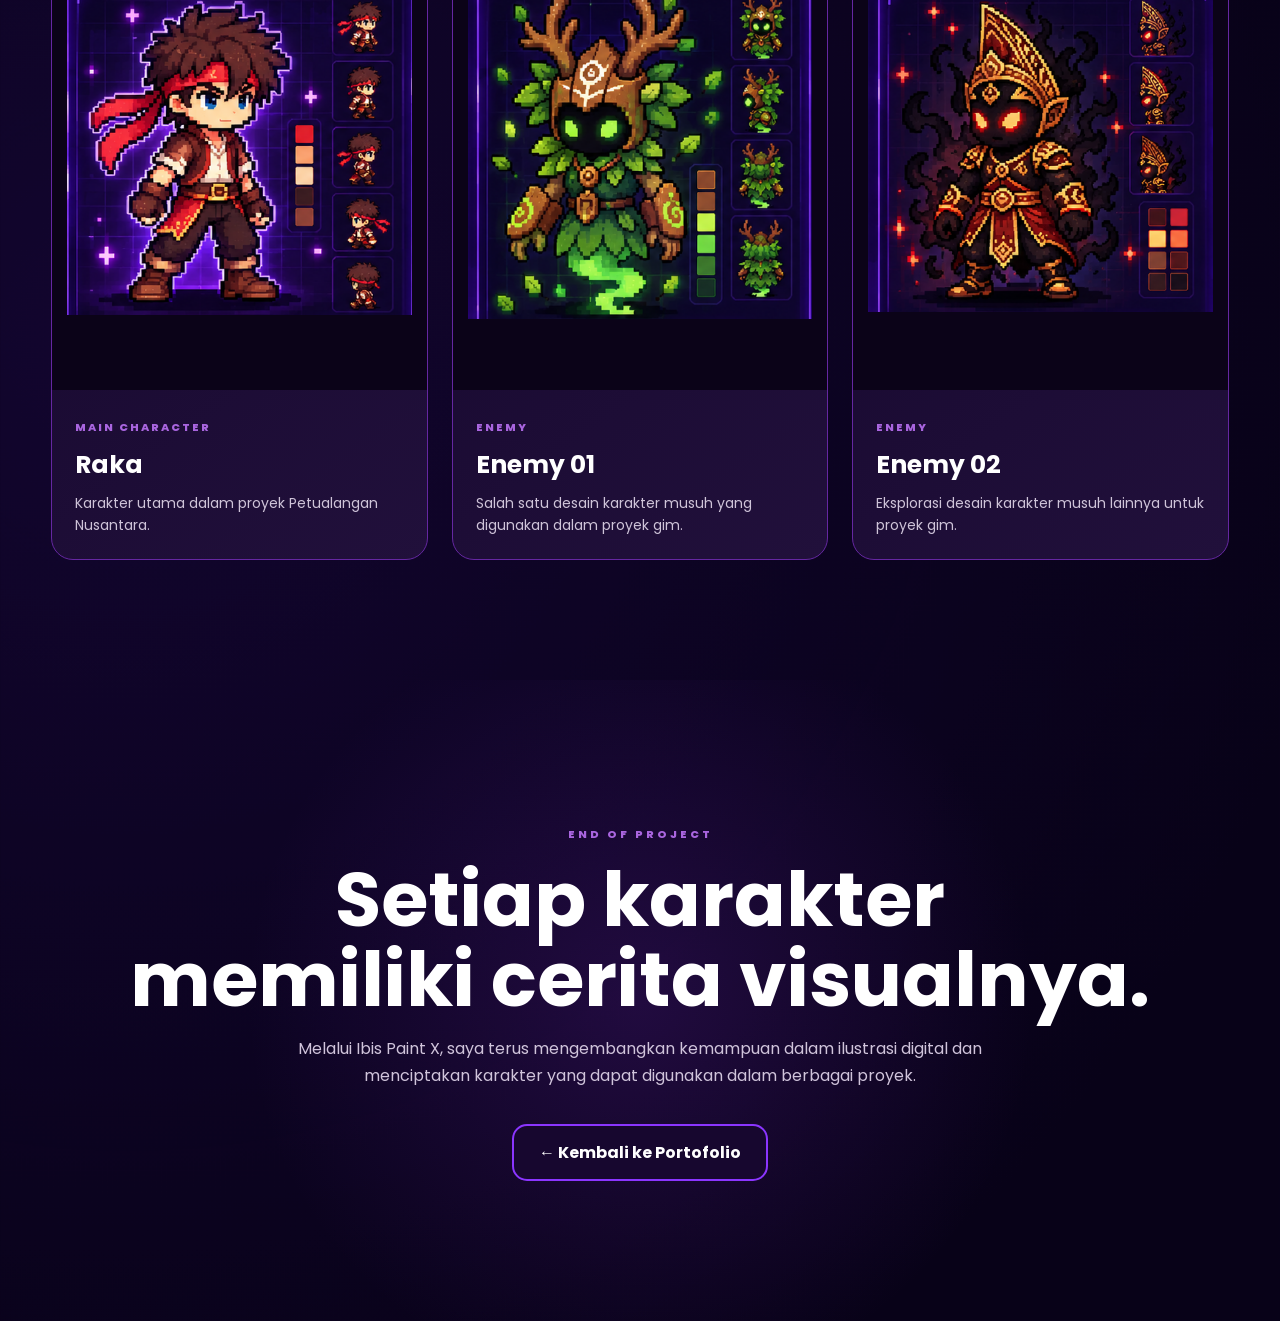
<file: ibis.html>
<!DOCTYPE html>
<html lang="id">
<head>
<meta charset="UTF-8">
<meta name="viewport" content="width=device-width,initial-scale=1.0">
<title>Ibis Paint X — Ilustrasi Digital</title>
<link rel="stylesheet" href="detail.css">
</head>

<body>

<div class="detail-page">

    <a class="back" href="index.html">
        ← Kembali ke Portofolio
    </a>

    <div class="container ibis-head">

        <img
            class="logo-right"
            src="ibis-logo.png"
            alt="Ibis Paint X"
        >

        <h1 class="pixel-title">
            Ibis Paint X — Ilustrasi Digital
        </h1>

        <p>
            Kumpulan ilustrasi karakter yang dibuat dan dikembangkan
            dengan Ibis Paint X, mulai dari desain karakter utama
            hingga karakter musuh untuk kebutuhan visual gim.
        </p>

    </div>

    <div class="container ibis-grid">

        <article class="ibis-card">

            <img
                src="ibis-raka.png"
                alt="Karakter Utama"
            >

            <h2 class="pixel-title">
                Karakter Utama
            </h2>

            <p>
                Raka merupakan karakter utama dalam gim Petualangan
                Nusantara. Karakter ini dirancang dengan gaya pixel art
                yang sederhana namun tetap menampilkan ciri khas dan
                warna aslinya.
            </p>

        </article>


        <article class="ibis-card">

            <img
                src="ibis-enemy1.png"
                alt="Musuh Level 1"
            >

            <h2 class="pixel-title">
                Musuh Level 1
            </h2>

            <p>
                Karakter musuh yang ditemui pada map Level 1. Memiliki
                desain bertema hutan dengan elemen daun dan kayu, serta
                efek visual yang khas.
            </p>

        </article>


        <article class="ibis-card">

            <img
                src="ibis-enemy2.png"
                alt="Karakter Hutan"
            >

            <h2 class="pixel-title">
                Karakter Hutan
            </h2>

            <p>
                Karakter musuh yang digunakan pada map Level 2. Memiliki
                desain yang lebih kuat dan detail, dengan tampilan khas
                kerajaan kuno serta efek bayangan yang menambah kesan
                misterius.
            </p>

        </article>

    </div>

    <div class="footer-back">

        <a class="back-bottom" href="index.html">
            ← Kembali ke Portofolio
        </a>

    </div>

</div>

</body>
</html>
<!DOCTYPE html>
<html lang="id">
<head>
<meta charset="UTF-8">
<meta name="viewport" content="width=device-width, initial-scale=1.0">

<title>Ibis Paint X — Ilustrasi Digital</title>

<link rel="stylesheet" href="detail.css">
</head>

<body>

<div class="detail-page">

    <!-- =========================
         BACK
    ========================= -->

    <a class="back" href="index.html">
        ← Kembali ke Portofolio
    </a>


    <!-- =========================
         HERO
    ========================= -->

    <section class="ibis-project-hero reveal">

        <div class="container ibis-hero-content">

            <div class="ibis-hero-text">

                <span class="project-label">
                    DIGITAL ART • IBIS PAINT X
                </span>

                <h1>
                    Ilustrasi<br>
                    <span>&amp; Character Art</span>
                </h1>

                <p>
                    Kumpulan ilustrasi karakter yang saya buat
                    menggunakan Ibis Paint X sebagai bagian dari
                    proses pengembangan visual untuk proyek gim
                    dan eksplorasi seni digital.
                </p>

                <div class="project-tags">

                    <span>Digital Illustration</span>
                    <span>Character Design</span>
                    <span>Pixel Art</span>

                </div>

            </div>


            <div class="ibis-hero-logo">

                <div class="hero-logo-glow"></div>

                <img
                    src="ibis-logo.png"
                    alt="Ibis Paint X"
                >

            </div>

        </div>

    </section>



    <!-- =========================
         OVERVIEW
    ========================= -->

    <section class="ibis-overview reveal">

        <div class="container">

            <div class="section-mini-title">
                PROJECT OVERVIEW
            </div>

            <h2>
                Tentang Karya
            </h2>

            <p class="overview-text">
                Ibis Paint X saya gunakan untuk membuat dan
                mengembangkan ilustrasi karakter. Prosesnya meliputi
                pembuatan bentuk dasar, penyusunan detail karakter,
                pewarnaan, serta eksplorasi gaya visual yang sesuai
                dengan kebutuhan proyek.
            </p>


            <div class="ibis-info-grid">

                <div class="info-box">
                    <span>TOOLS</span>
                    <strong>Ibis Paint X</strong>
                </div>

                <div class="info-box">
                    <span>FOCUS</span>
                    <strong>Digital Art</strong>
                </div>

                <div class="info-box">
                    <span>STYLE</span>
                    <strong>Character Art</strong>
                </div>

                <div class="info-box">
                    <span>WORKS</span>
                    <strong>3 Characters</strong>
                </div>

            </div>

        </div>

    </section>



    <!-- =========================
         PROCESS
    ========================= -->

    <section class="ibis-process reveal">

        <div class="container ibis-process-grid">

            <div>

                <div class="section-mini-title">
                    ILLUSTRATION PROCESS
                </div>

                <h2>
                    Proses Ilustrasi
                </h2>

                <p>
                    Dalam membuat ilustrasi karakter, saya mengembangkan
                    bentuk visual secara bertahap mulai dari menentukan
                    bentuk dasar hingga memberikan warna dan detail
                    akhir pada karakter.
                </p>

            </div>


            <div class="ibis-process-list">

                <div class="ibis-process-item">

                    <span>01</span>

                    <div>
                        <h3>Sketch</h3>

                        <p>
                            Menentukan bentuk dasar dan proporsi
                            karakter sebelum masuk ke tahap detail.
                        </p>
                    </div>

                </div>


                <div class="ibis-process-item">

                    <span>02</span>

                    <div>
                        <h3>Line Art</h3>

                        <p>
                            Membuat garis karakter agar bentuk
                            dan bagian-bagiannya terlihat lebih jelas.
                        </p>
                    </div>

                </div>


                <div class="ibis-process-item">

                    <span>03</span>

                    <div>
                        <h3>Coloring</h3>

                        <p>
                            Memberikan warna pada karakter agar
                            memiliki identitas visual yang lebih kuat.
                        </p>
                    </div>

                </div>


                <div class="ibis-process-item">

                    <span>04</span>

                    <div>
                        <h3>Final Detail</h3>

                        <p>
                            Menambahkan detail dan melakukan
                            penyempurnaan pada hasil ilustrasi.
                        </p>
                    </div>

                </div>

            </div>

        </div>

    </section>



    <!-- =========================
         MAIN CHARACTER
    ========================= -->

    <section class="ibis-main-project reveal">

        <div class="container">

            <div class="section-mini-title">
                MAIN CHARACTER
            </div>

            <h2>
                Raka
            </h2>

            <p class="section-description">
                Raka merupakan karakter utama dalam proyek gim
                Petualangan Nusantara. Karakter ini menjadi salah
                satu fokus utama dalam eksplorasi ilustrasi digital.
            </p>


            <div class="ibis-main-card">

                <div class="ibis-main-image">

                    <img
                        src="ibis-raka.png"
                        alt="Ilustrasi Raka"
                    >

                </div>


                <div class="ibis-main-content">

                    <span>
                        CHARACTER ART
                    </span>

                    <h3>
                        Raka
                    </h3>

                    <p>
                        Ilustrasi karakter utama yang digunakan
                        sebagai referensi visual untuk proyek
                        Petualangan Nusantara.
                    </p>


                    <div class="ibis-main-points">

                        <div>
                            <strong>01</strong>
                            <span>Character Illustration</span>
                        </div>

                        <div>
                            <strong>02</strong>
                            <span>Color Exploration</span>
                        </div>

                        <div>
                            <strong>03</strong>
                            <span>Game Character</span>
                        </div>

                    </div>

                </div>

            </div>

        </div>

    </section>



    <!-- =========================
         CHARACTER GALLERY
    ========================= -->

    <section class="ibis-gallery-section reveal">

        <div class="container">

            <div class="section-mini-title">
                CHARACTER COLLECTION
            </div>

            <h2>
                Koleksi Karakter
            </h2>

            <p class="section-description">
                Beberapa karakter yang dibuat dan dikembangkan
                sebagai bagian dari eksplorasi visual proyek gim.
            </p>


            <div class="ibis-character-grid">


                <!-- RAKA -->

                <article class="ibis-character-card reveal reveal-delay-1">

                    <div class="ibis-character-image">

                        <img
                            src="ibis-raka.png"
                            alt="Raka"
                        >

                    </div>

                    <div class="ibis-character-content">

                        <span>
                            MAIN CHARACTER
                        </span>

                        <h3>
                            Raka
                        </h3>

                        <p>
                            Karakter utama dalam proyek
                            Petualangan Nusantara.
                        </p>

                    </div>

                </article>



                <!-- ENEMY 1 -->

                <article class="ibis-character-card reveal reveal-delay-2">

                    <div class="ibis-character-image">

                        <img
                            src="ibis-enemy1.png"
                            alt="Enemy 1"
                        >

                    </div>

                    <div class="ibis-character-content">

                        <span>
                            ENEMY
                        </span>

                        <h3>
                            Enemy 01
                        </h3>

                        <p>
                            Salah satu desain karakter musuh
                            yang digunakan dalam proyek gim.
                        </p>

                    </div>

                </article>



                <!-- ENEMY 2 -->

                <article class="ibis-character-card reveal reveal-delay-3">

                    <div class="ibis-character-image">

                        <img
                            src="ibis-enemy2.png"
                            alt="Enemy 2"
                        >

                    </div>

                    <div class="ibis-character-content">

                        <span>
                            ENEMY
                        </span>

                        <h3>
                            Enemy 02
                        </h3>

                        <p>
                            Eksplorasi desain karakter musuh
                            lainnya untuk proyek gim.
                        </p>

                    </div>

                </article>


            </div>

        </div>

    </section>



    <!-- =========================
         CLOSING
    ========================= -->

    <section class="ibis-final reveal">

        <div class="container">

            <span>
                END OF PROJECT
            </span>

            <h2>
                Setiap karakter<br>
                memiliki cerita visualnya.
            </h2>

            <p>
                Melalui Ibis Paint X, saya terus mengembangkan
                kemampuan dalam ilustrasi digital dan menciptakan
                karakter yang dapat digunakan dalam berbagai proyek.
            </p>

            <a
                href="index.html"
                class="final-button"
            >
                ← Kembali ke Portofolio
            </a>

        </div>

    </section>

</div>



<!-- =========================
     SCROLL REVEAL
========================= -->

<script>

document.addEventListener("DOMContentLoaded", function () {

    const revealElements =
        document.querySelectorAll(".reveal");

    const revealObserver =
        new IntersectionObserver(
            function (entries) {

                entries.forEach(function (entry) {

                    if (entry.isIntersecting) {

                        entry.target.classList.add("show");

                        revealObserver.unobserve(
                            entry.target
                        );

                    }

                });

            },
            {
                threshold: 0.12
            }
        );


    revealElements.forEach(function (element) {

        revealObserver.observe(element);

    });

});

</script>

</body>
</html>
</file>
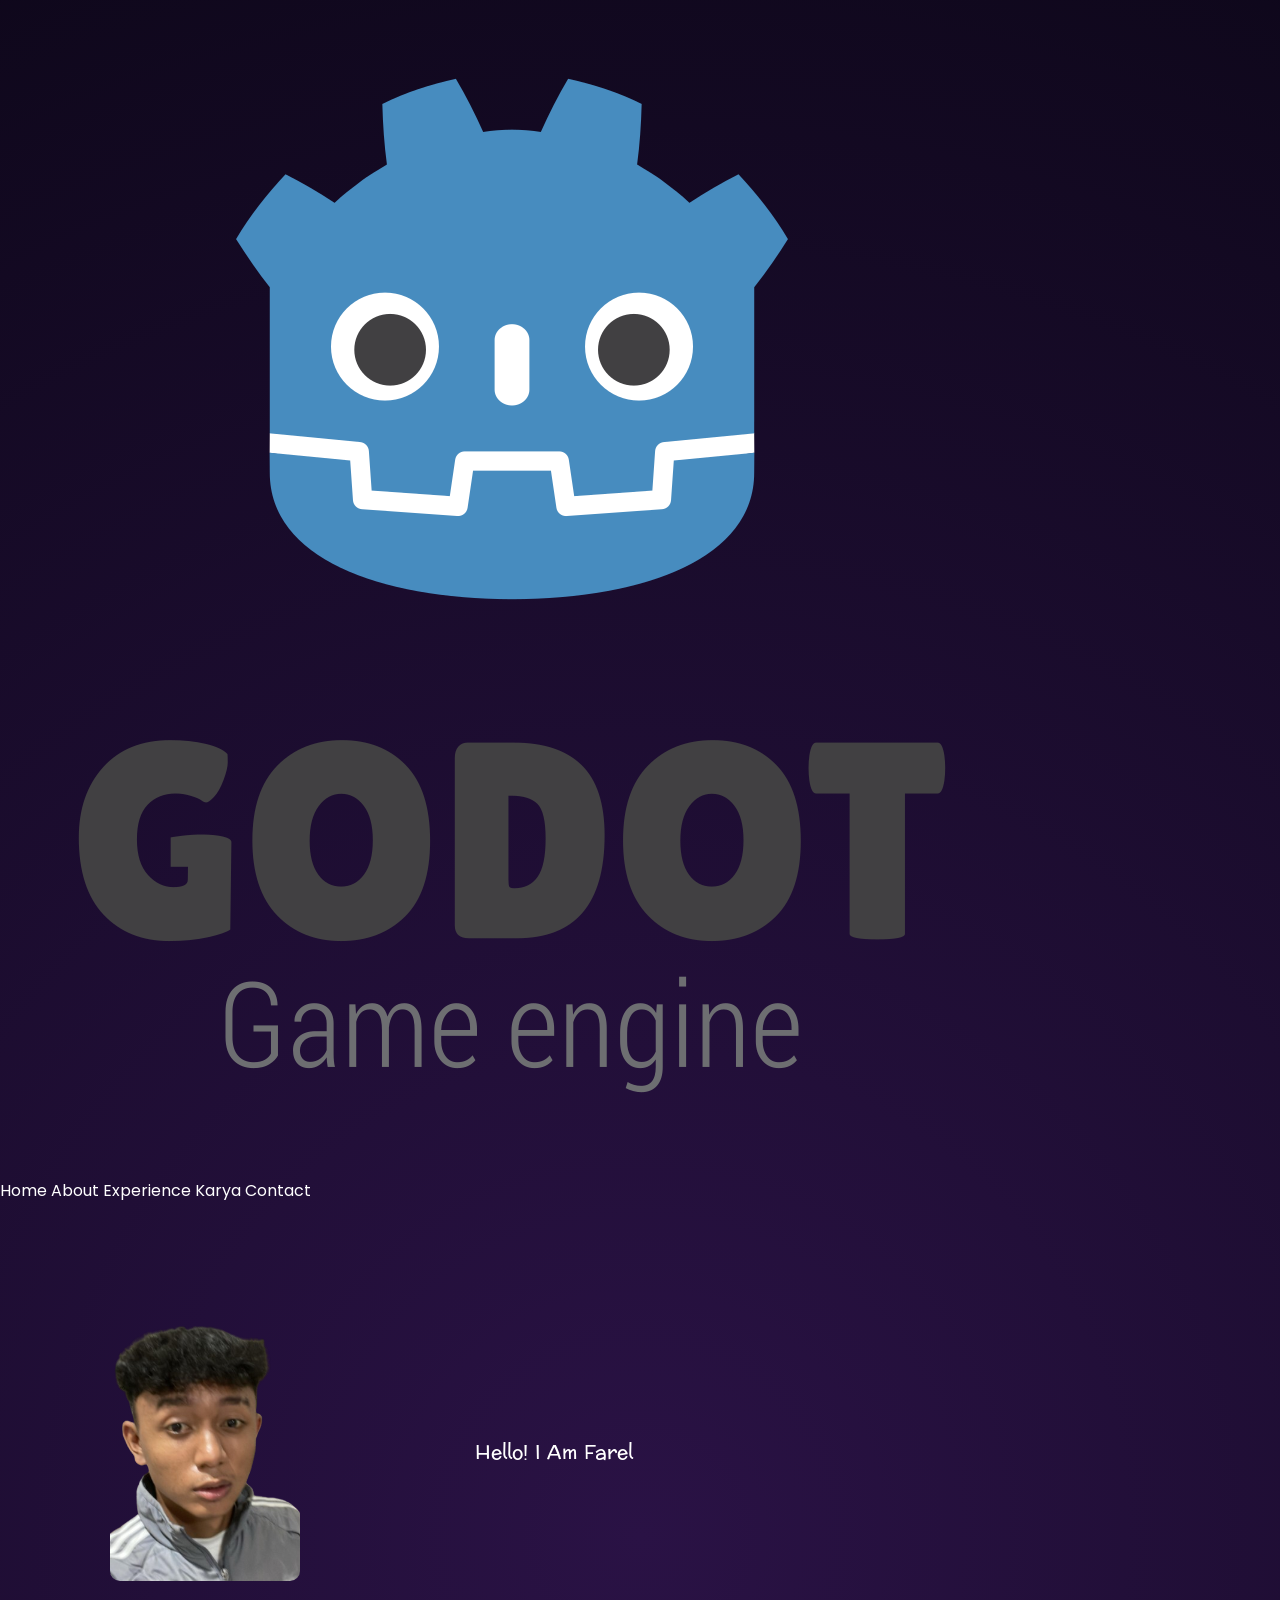
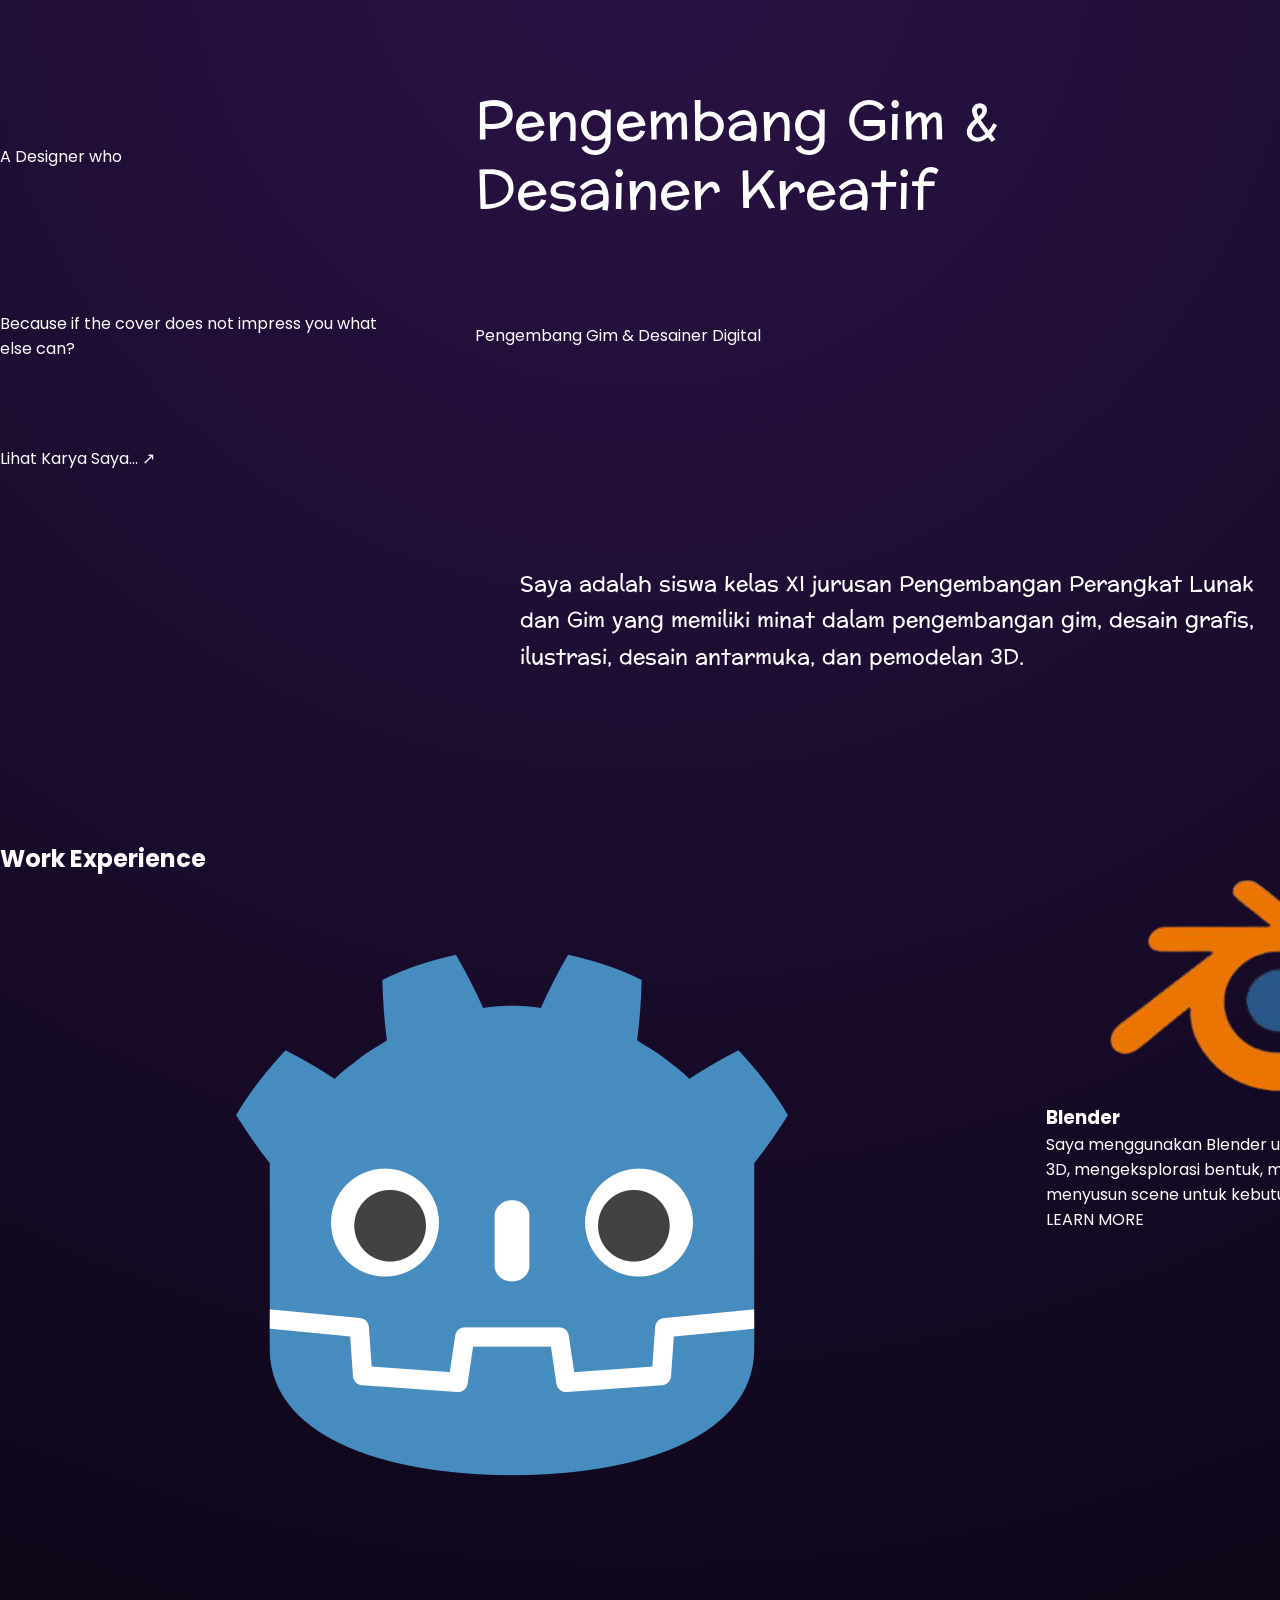
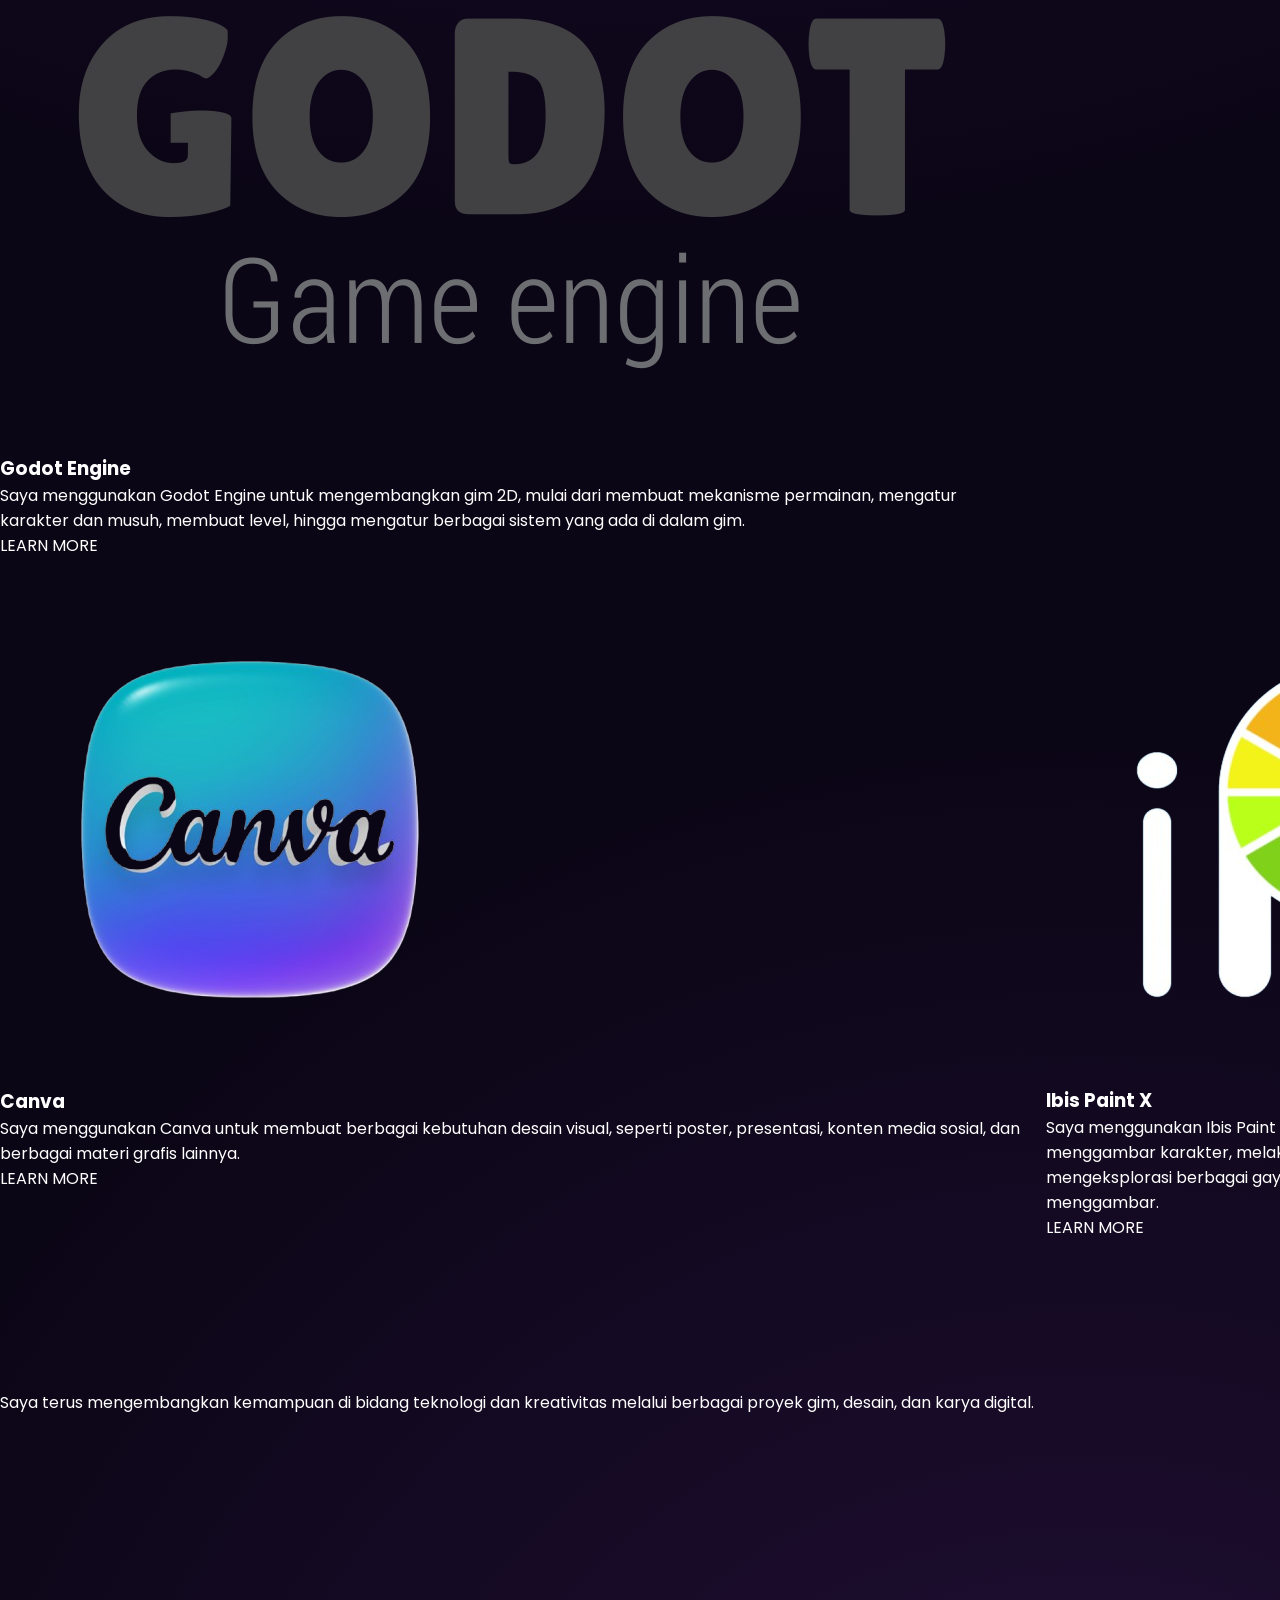
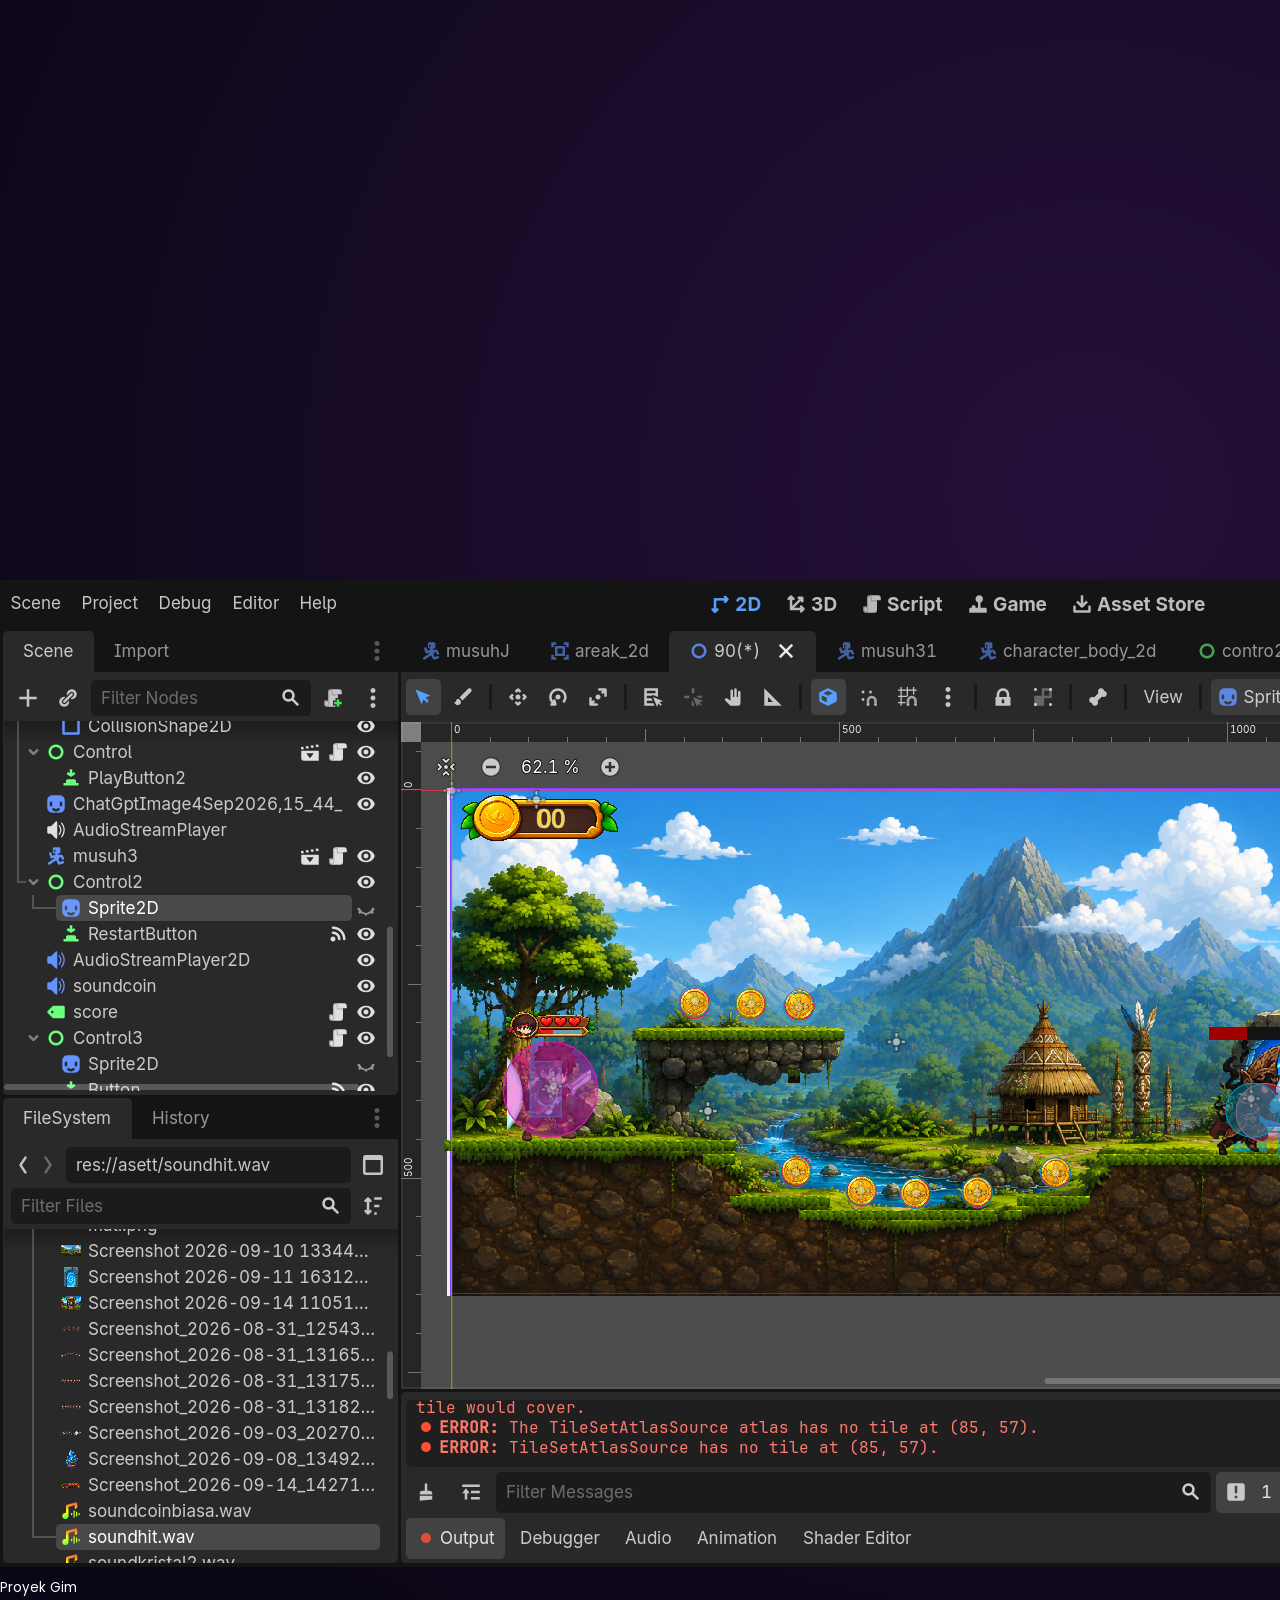
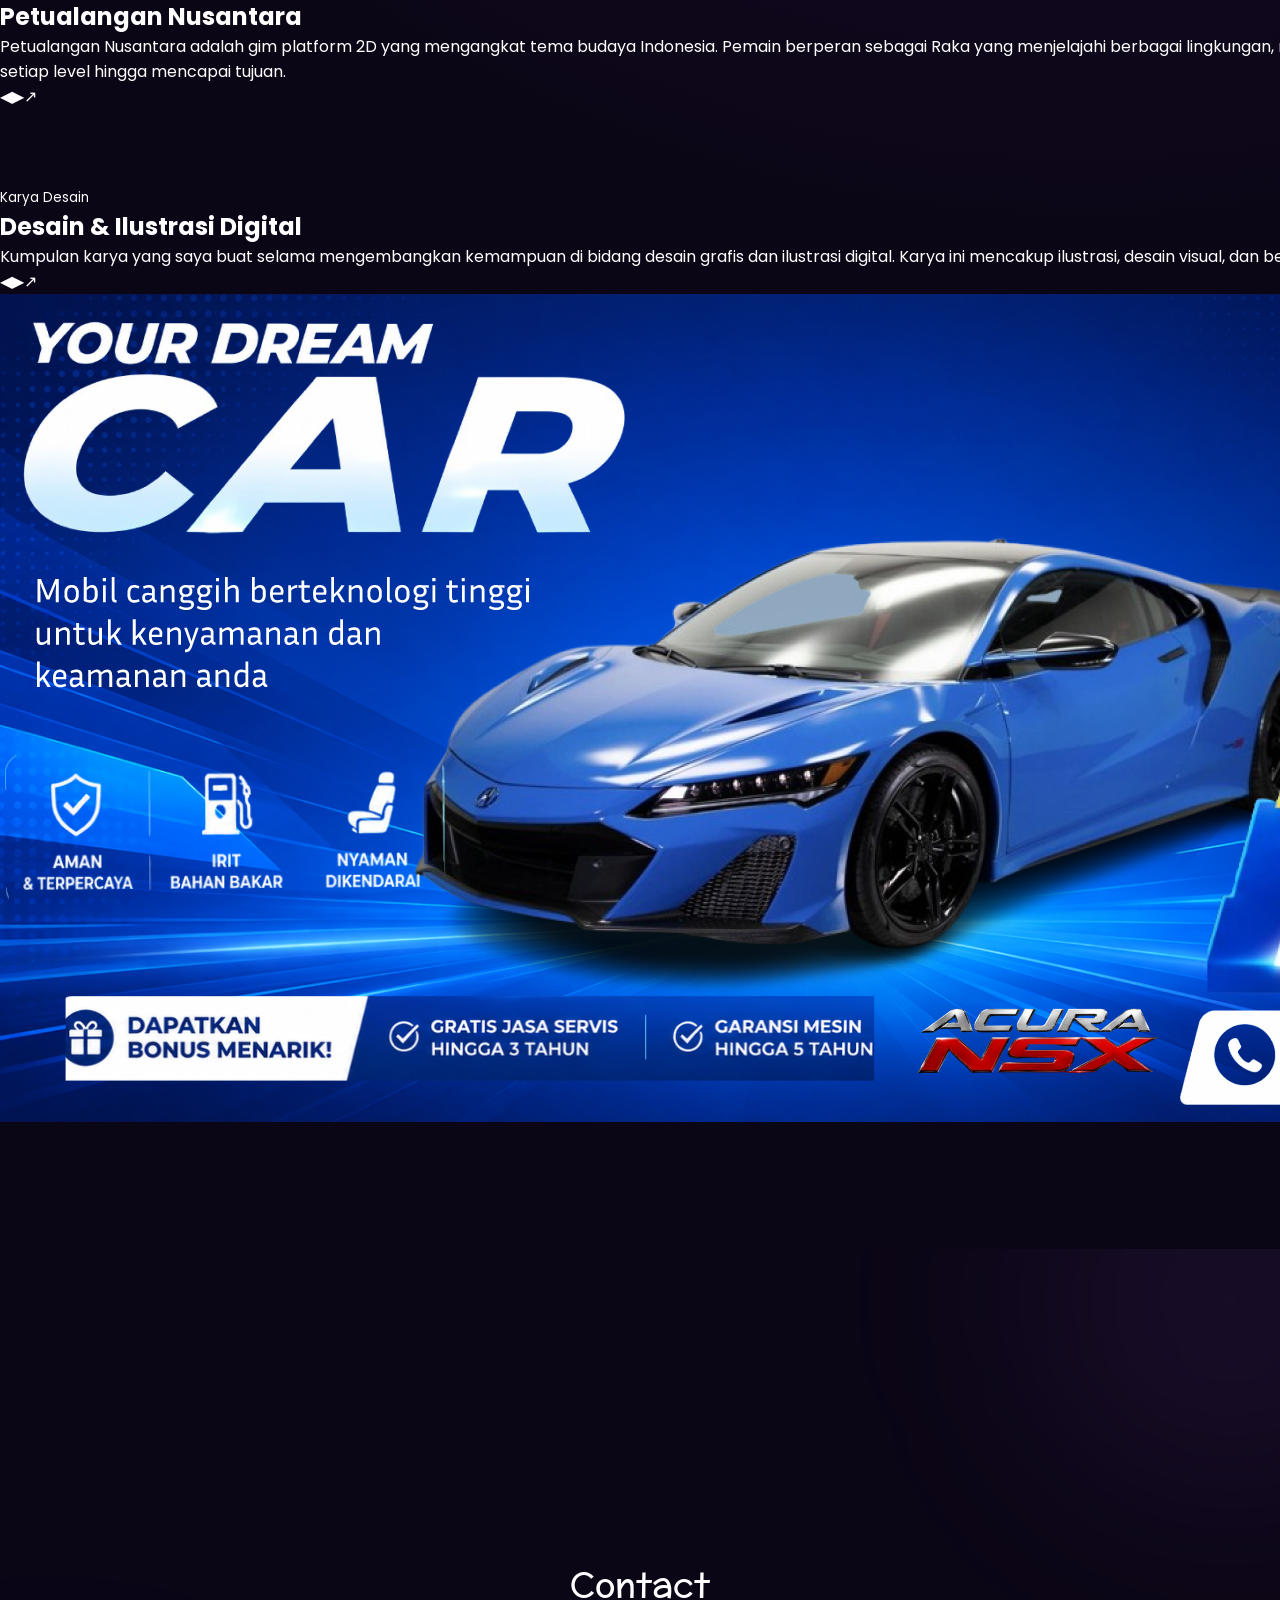
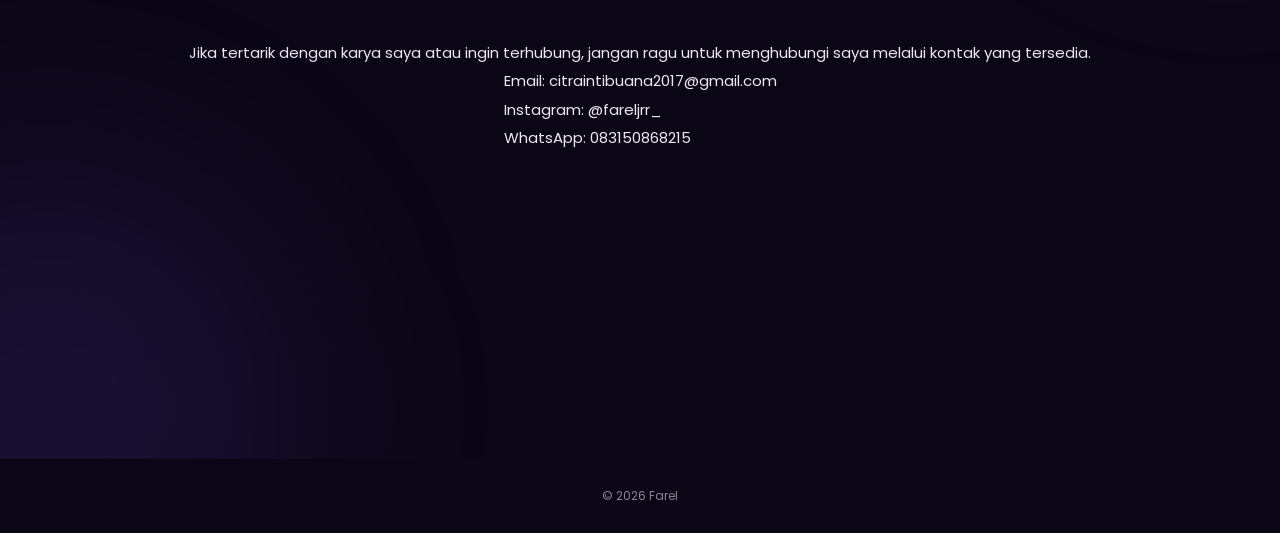
<file: index (1).html>
<!doctype html>
<html lang="id">
<head>
<meta charset="utf-8">
<meta name="viewport" content="width=device-width,initial-scale=1">
<title>Farel — Portfolio</title>
<link rel="preconnect" href="https://fonts.googleapis.com">
<link rel="preconnect" href="https://fonts.gstatic.com" crossorigin>
<link href="https://fonts.googleapis.com/css2?family=Poetsen+One&family=Poppins:wght@400;500;600&family=Preahvihear&display=swap" rel="stylesheet">
<link rel="stylesheet" href="style.css">
</head>
<body>
<div class="site">
<header class="header">
  <a class="logo" href="#home"><img src="logo_vertical_color_light 2.png" alt="Farel"></a>
  <nav>
    <a href="#home">Home</a>
    <a href="#about">About</a>
    <a href="#experience">Experience</a>
    <a href="#karya">Karya</a>
    <a href="#contact">Contact</a>
  </nav>
</header>

<section id="home" class="hero">
  <div class="hero-photo"><img src="image 1.png" alt="Farel"></div>
  <div class="hello">Hello! I Am Farel</div>
  <div class="designer">A Designer who</div>
  <h1>Pengembang Gim &amp;<br>Desainer Kreatif</h1>
  <p class="tagline">Because if the cover does not impress you what else can?</p>
  <div class="digital">Pengembang Gim &amp; Desainer Digital</div>
  <a class="see-work" href="#experience">Lihat Karya Saya... <span>↗</span></a>
</section>

<section id="about" class="about">
  <p>Saya adalah siswa kelas XI jurusan Pengembangan Perangkat Lunak dan Gim yang memiliki minat dalam pengembangan gim, desain grafis, ilustrasi, desain antarmuka, dan pemodelan 3D.</p>
</section>

<section id="experience" class="experience">
  <h2>Work Experience</h2>
  <div class="experience-grid">
    <article class="exp-card">
      <img src="logo_vertical_color_light 2.png" alt="">
      <div><h3>Godot Engine</h3><p>Saya menggunakan Godot Engine untuk mengembangkan gim 2D, mulai dari membuat mekanisme permainan, mengatur karakter dan musuh, membuat level, hingga mengatur berbagai sistem yang ada di dalam gim.</p><a href="#karya">LEARN MORE</a></div>
    </article>
    <article class="exp-card">
      <img src="OIP-removebg-preview 1.png" alt="">
      <div><h3>Blender</h3><p>Saya menggunakan Blender untuk membuat berbagai model 3D, mengeksplorasi bentuk, material, pencahayaan, dan menyusun scene untuk kebutuhan karya digital.</p><a href="#karya">LEARN MORE</a></div>
    </article>
    <article class="exp-card">
      <img src="canva-app-logo-on-a-transparent-background-free-png-removebg-preview 1.png" alt="">
      <div><h3>Canva</h3><p>Saya menggunakan Canva untuk membuat berbagai kebutuhan desain visual, seperti poster, presentasi, konten media sosial, dan berbagai materi grafis lainnya.</p><a href="#karya">LEARN MORE</a></div>
    </article>
    <article class="exp-card">
      <img src="Screenshot_2026-09-24_130531-removebg-preview 1.png" alt="">
      <div><h3>Ibis Paint X</h3><p>Saya menggunakan Ibis Paint X untuk membuat ilustrasi digital, menggambar karakter, melakukan pewarnaan, serta mengeksplorasi berbagai gaya dan teknik dalam menggambar.</p><a href="#karya">LEARN MORE</a></div>
    </article>
  </div>
</section>

<section id="skills" class="skills">
  <p>Saya terus mengembangkan kemampuan di bidang teknologi dan kreativitas melalui berbagai proyek gim, desain, dan karya digital.</p>
  <div class="skills-art"><div class="orb"></div><div class="ring r1"></div><div class="ring r2"></div><div class="ring r3"></div><div class="skill-dot d1"></div><div class="skill-dot d2"></div><div class="skill-dot d3"></div><div class="skill-dot d4"></div></div>
</section>

<section id="karya" class="karya">
  <div class="project project-game">
    <div class="project-image"><img src="Screenshot 2026-09-24 133518 1.png" alt="Petualangan Nusantara"></div>
    <div class="project-card">
      <small>Proyek Gim</small><h2>Petualangan Nusantara</h2>
      <p>Petualangan Nusantara adalah gim platform 2D yang mengangkat tema budaya Indonesia. Pemain berperan sebagai Raka yang menjelajahi berbagai lingkungan, menghadapi musuh, mengumpulkan koin dan kristal, serta menyelesaikan setiap level hingga mencapai tujuan.</p>
      <div class="project-links"><span>◀</span><span>▶</span><span>↗</span></div>
    </div>
  </div>
  <div class="project project-design">
    <div class="project-card">
      <small>Karya Desain</small><h2>Desain &amp; Ilustrasi Digital</h2>
      <p>Kumpulan karya yang saya buat selama mengembangkan kemampuan di bidang desain grafis dan ilustrasi digital. Karya ini mencakup ilustrasi, desain visual, dan berbagai eksperimen dengan komposisi serta gaya visual.</p>
      <div class="project-links"><span>◀</span><span>▶</span><span>↗</span></div>
    </div>
    <div class="project-image"><img src="Screenshot 2026-09-24 150453 1.png" alt="Karya desain"></div>
  </div>
</section>

<section id="contact" class="contact">
  <h2>Contact</h2>
  <p>Jika tertarik dengan karya saya atau ingin terhubung, jangan ragu untuk menghubungi saya melalui kontak yang tersedia.</p>
  <p>Email: <a href="mailto:citraintibuana2017@gmail.com">citraintibuana2017@gmail.com</a><br>Instagram: @fareljrr_<br>WhatsApp: 083150868215</p>
</section>
<footer>© <span id="year"></span> Farel</footer>
</div>
<script src="script.js"></script>
</body>
</html>
</file>
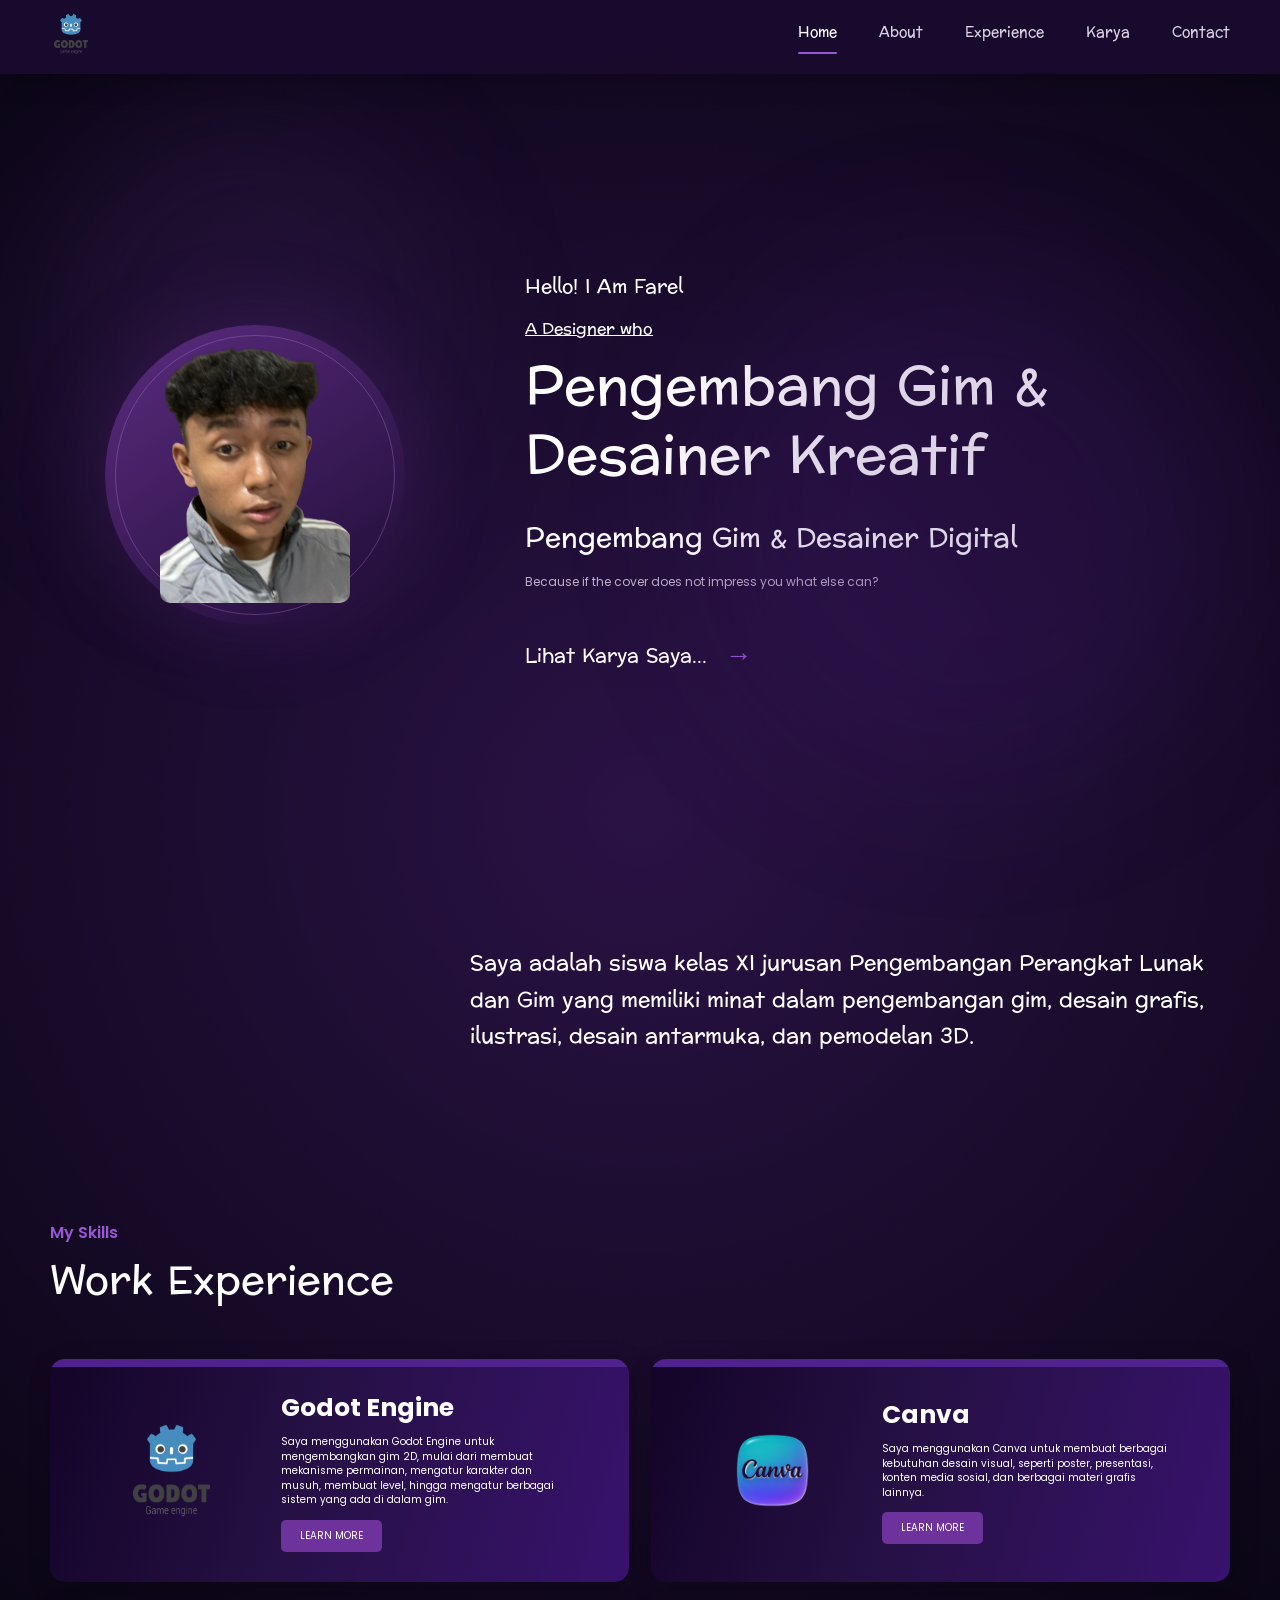
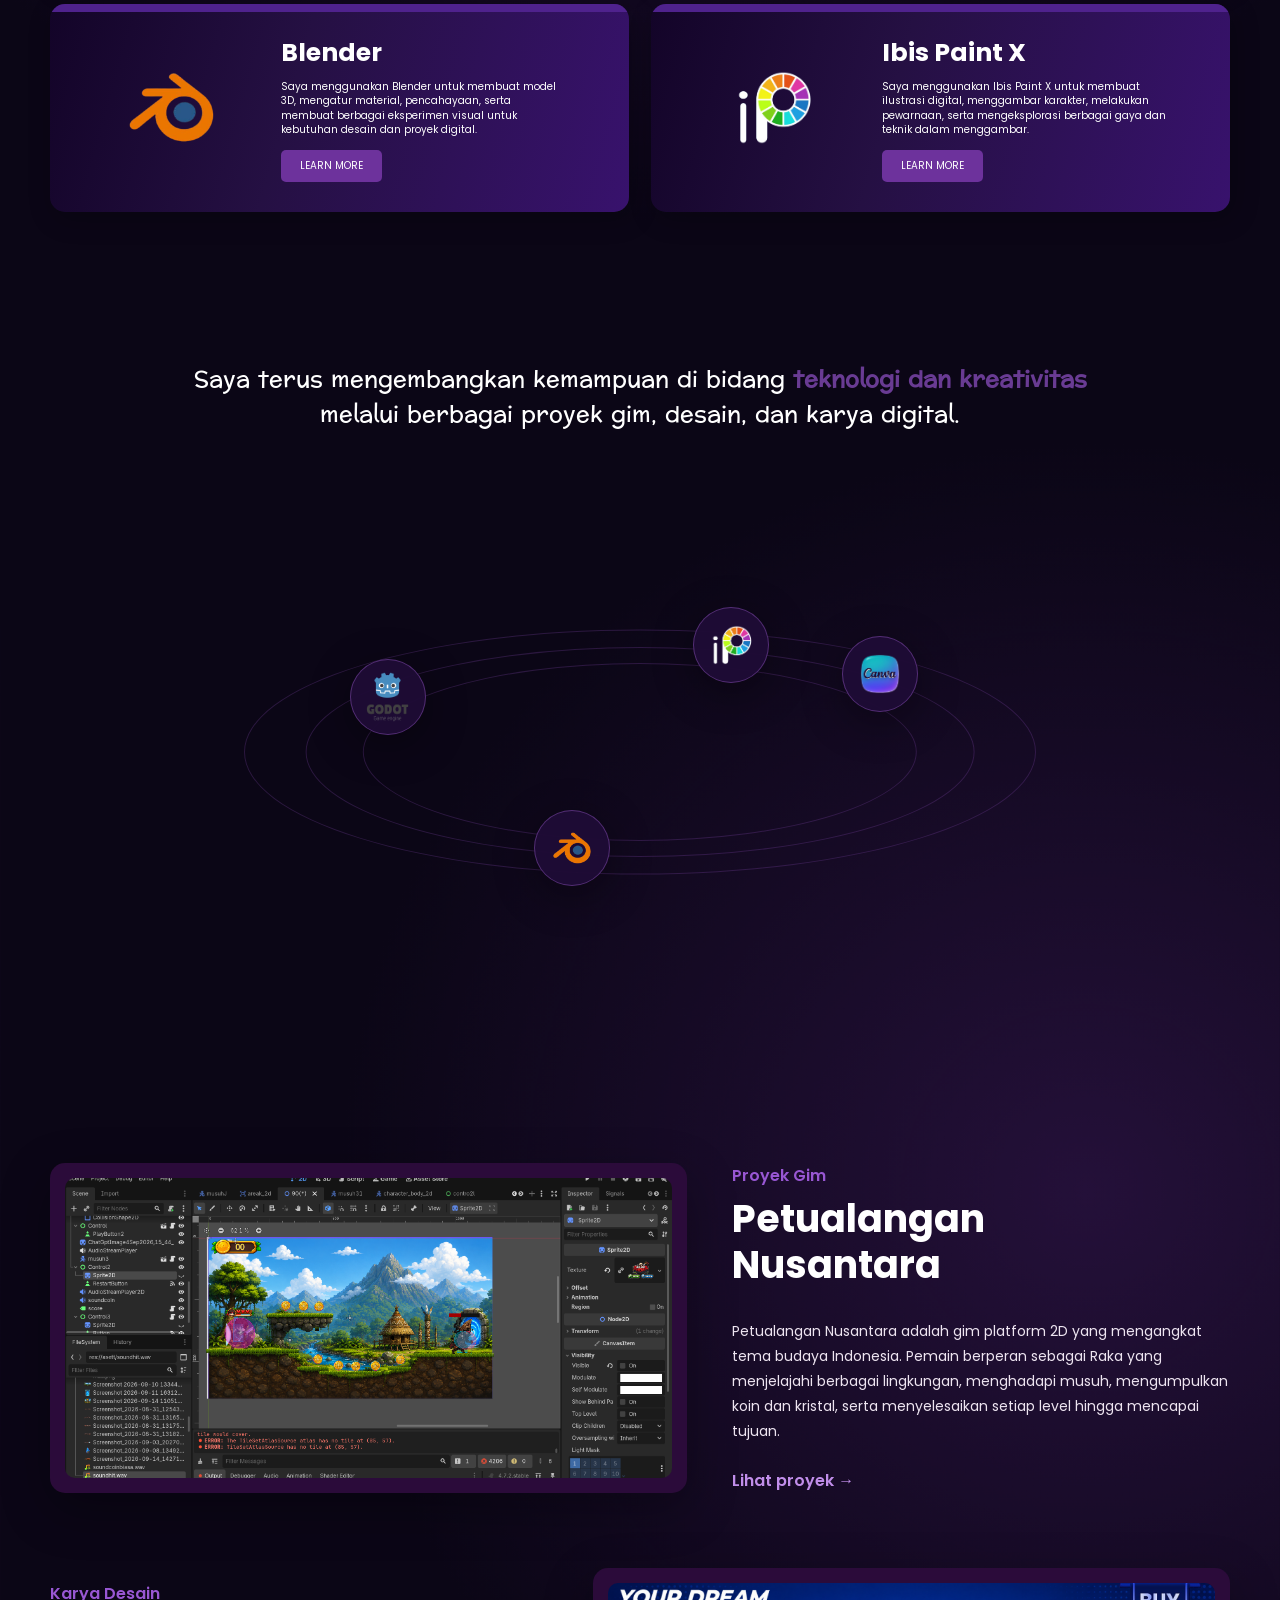
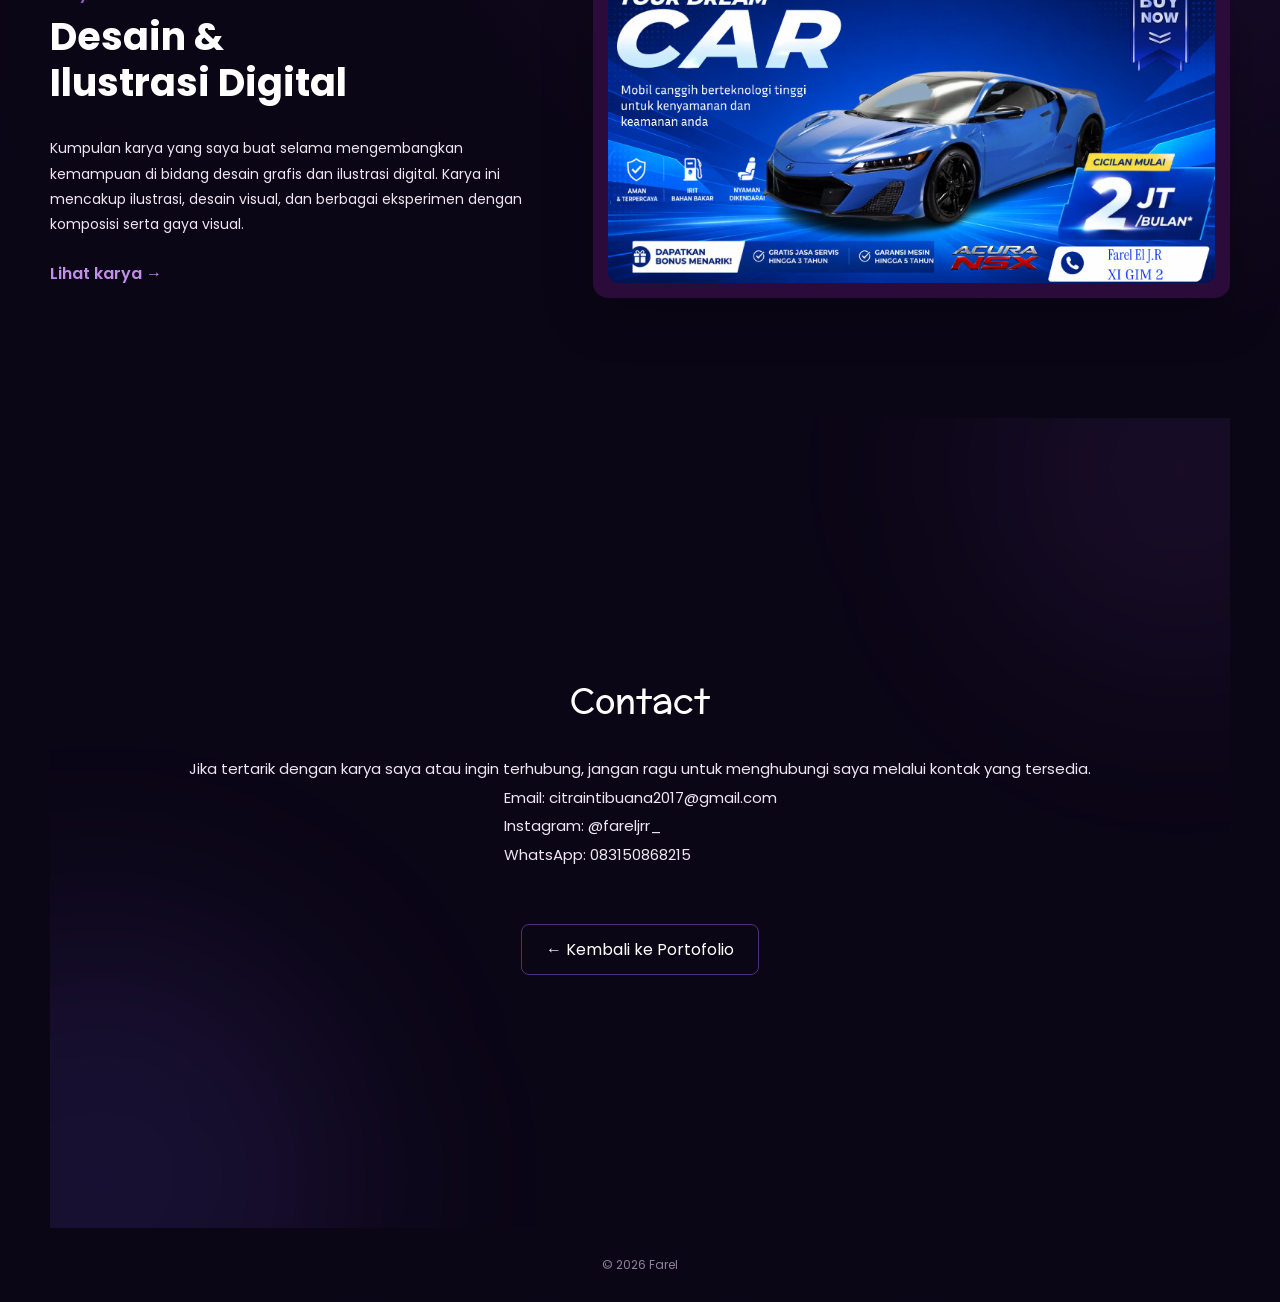
<file: index (2).html>
<!DOCTYPE html>
<html lang="id">
<head>
<meta charset="UTF-8"><meta name="viewport" content="width=device-width,initial-scale=1.0">
<title>Farel — Pengembang Gim & Desainer Digital</title>
<link rel="preconnect" href="https://fonts.googleapis.com"><link rel="preconnect" href="https://fonts.gstatic.com" crossorigin>
<link href="https://fonts.googleapis.com/css2?family=Poppins:wght@400;500;600;700&family=Preahvihear&display=swap" rel="stylesheet">
<link rel="stylesheet" href="style.css">
</head>
<body>
<header class="site-header"><a class="brand" href="#home"><img src="logo_vertical_color_light 2.png" alt="Farel"></a><nav class="nav"><a href="#home" class="nav-link active">Home</a><a href="#about" class="nav-link">About</a><a href="#experience" class="nav-link">Experience</a><a href="#karya" class="nav-link">Karya</a><a href="#contact" class="nav-link">Contact</a></nav></header>
<main>
<section id="home" class="hero section"><div class="glow glow-a"></div><div class="glow glow-b"></div><div class="hero-photo"><div class="photo-ring"></div><img src="image 1.png" alt="Foto Farel"></div><div class="hero-copy"><p class="hello">Hello! I Am Farel</p><span class="designer-line">A Designer who</span><h1>Pengembang Gim &amp;<br>Desainer Kreatif</h1><p class="hero-subtitle">Pengembang Gim &amp; Desainer Digital</p><p class="hero-note">Because if the cover does not impress you what else can?</p><a href="#karya" class="hero-cta">Lihat Karya Saya... <b>→</b></a></div></section>
<section id="about" class="about section"><p>Saya adalah siswa kelas XI jurusan Pengembangan Perangkat Lunak dan Gim yang memiliki minat dalam pengembangan gim, desain grafis, ilustrasi, desain antarmuka, dan pemodelan 3D.</p></section>
<section id="experience" class="experience section"><div class="section-heading"><span>My Skills</span><h2>Work Experience</h2></div><div class="experience-grid">
<article class="experience-card"><div class="card-logo"><img src="logo_vertical_color_light 2.png" alt="Godot Engine"></div><div><h3>Godot Engine</h3><p>Saya menggunakan Godot Engine untuk mengembangkan gim 2D, mulai dari membuat mekanisme permainan, mengatur karakter dan musuh, membuat level, hingga mengatur berbagai sistem yang ada di dalam gim.</p><a href="#karya">LEARN MORE</a></div></article>
<article class="experience-card"><div class="card-logo"><img src="canva-app-logo-on-a-transparent-background-free-png-removebg-preview 1.png" alt="Canva"></div><div><h3>Canva</h3><p>Saya menggunakan Canva untuk membuat berbagai kebutuhan desain visual, seperti poster, presentasi, konten media sosial, dan berbagai materi grafis lainnya.</p><a href="#karya">LEARN MORE</a></div></article>
<article class="experience-card"><div class="card-logo"><img src="OIP-removebg-preview 1.png" alt="Blender"></div><div><h3>Blender</h3><p>Saya menggunakan Blender untuk membuat model 3D, mengatur material, pencahayaan, serta membuat berbagai eksperimen visual untuk kebutuhan desain dan proyek digital.</p><a href="#karya">LEARN MORE</a></div></article>
<article class="experience-card"><div class="card-logo"><img src="Screenshot_2026-09-24_130531-removebg-preview 1.png" alt="Ibis Paint X"></div><div><h3>Ibis Paint X</h3><p>Saya menggunakan Ibis Paint X untuk membuat ilustrasi digital, menggambar karakter, melakukan pewarnaan, serta mengeksplorasi berbagai gaya dan teknik dalam menggambar.</p><a href="#karya">LEARN MORE</a></div></article>
</div></section>
<section class="skills section"><div class="skills-copy">Saya terus mengembangkan kemampuan di bidang <strong>teknologi dan kreativitas</strong><br>melalui berbagai proyek gim, desain, dan karya digital.</div><div class="skills-orbit"><i class="orbit o1"></i><i class="orbit o2"></i><i class="orbit o3"></i><div class="bubble b1"><img src="logo_vertical_color_light 2.png" alt="Godot"></div><div class="bubble b2"><img src="canva-app-logo-on-a-transparent-background-free-png-removebg-preview 1.png" alt="Canva"></div><div class="bubble b3"><img src="OIP-removebg-preview 1.png" alt="Blender"></div><div class="bubble b4"><img src="Screenshot_2026-09-24_130531-removebg-preview 1.png" alt="Ibis"></div></div></section>
<section id="karya" class="karya section"><article class="work-card"><div class="work-image"><img src="Screenshot 2026-09-24 133518 1.png" alt="Petualangan Nusantara"></div><div class="work-text"><span>Proyek Gim</span><h2>Petualangan<br>Nusantara</h2><p>Petualangan Nusantara adalah gim platform 2D yang mengangkat tema budaya Indonesia. Pemain berperan sebagai Raka yang menjelajahi berbagai lingkungan, menghadapi musuh, mengumpulkan koin dan kristal, serta menyelesaikan setiap level hingga mencapai tujuan.</p><a href="#contact">Lihat proyek →</a></div></article><article class="work-card reverse"><div class="work-image"><img src="Screenshot 2026-09-24 150453 1.png" alt="Desain dan ilustrasi digital"></div><div class="work-text"><span>Karya Desain</span><h2>Desain &amp;<br>Ilustrasi Digital</h2><p>Kumpulan karya yang saya buat selama mengembangkan kemampuan di bidang desain grafis dan ilustrasi digital. Karya ini mencakup ilustrasi, desain visual, dan berbagai eksperimen dengan komposisi serta gaya visual.</p><a href="#contact">Lihat karya →</a></div></article></section>
<section id="contact" class="contact section"><h2>Contact</h2><p>Jika tertarik dengan karya saya atau ingin terhubung, jangan ragu untuk menghubungi saya melalui kontak yang tersedia.</p><div class="contacts"><a href="mailto:citraintibuana2017@gmail.com">Email: citraintibuana2017@gmail.com</a><a href="https://instagram.com/fareljrr_" target="_blank">Instagram: @fareljrr_</a><span>WhatsApp: 083150868215</span></div><a class="back" href="#home">← Kembali ke Portofolio</a></section>
</main><footer>© <span id="year"></span> Farel</footer><script src="script.js"></script>
</body></html>
</file>
<file: css/style.css>
/* ==========================================================================
   PORTFOLIO - FAREL EL JALALUDDIN RUMI
   COSMIC SPACE & GLASSMORPHISM THEME
   Fully responsive (Desktop, Tablet, Mobile)
   ========================================================================== */

:root {
  --bg-dark: #030712;
  --bg-card: rgba(15, 23, 42, 0.65);
  --bg-card-hover: rgba(30, 41, 59, 0.75);
  --border-glass: rgba(255, 255, 255, 0.09);
  --border-glass-glow: rgba(56, 189, 248, 0.35);
  --text-primary: #f8fafc;
  --text-secondary: #94a3b8;
  --text-muted: #64748b;
  --accent-blue: #3b82f6;
  --accent-cyan: #38bdf8;
  --accent-indigo: #6366f1;
  --accent-purple: #a855f7;
  --accent-emerald: #10b981;
  --accent-amber: #f59e0b;
  --glow-blue: 0 0 25px rgba(56, 189, 248, 0.35);
  --glow-card: 0 8px 32px 0 rgba(0, 0, 0, 0.45);
  --font-main: 'Inter', -apple-system, BlinkMacSystemFont, 'Segoe UI', Roboto, sans-serif;
  --font-mono: 'JetBrains Mono', 'Fira Code', 'Courier New', monospace;
  --transition-smooth: all 0.3s cubic-bezier(0.4, 0, 0.2, 1);
  --transition-spring: all 0.5s cubic-bezier(0.34, 1.56, 0.64, 1);
}

/* Base reset */
*, *::before, *::after {
  box-sizing: border-box;
  margin: 0;
  padding: 0;
}

html {
  scroll-behavior: smooth;
  font-size: 16px;
  background-color: var(--bg-dark);
  color: var(--text-primary);
  font-family: var(--font-main);
  overflow-x: hidden;
}

body {
  position: relative;
  background-color: var(--bg-dark);
  min-height: 100vh;
  overflow-x: hidden;
  line-height: 1.6;
  -webkit-font-smoothing: antialiased;
}

/* Custom Scrollbar */
::-webkit-scrollbar {
  width: 8px;
}
::-webkit-scrollbar-track {
  background: #030712;
}
::-webkit-scrollbar-thumb {
  background: #1e293b;
  border-radius: 4px;
}
::-webkit-scrollbar-thumb:hover {
  background: #38bdf8;
}

/* Canvases for Space & Lightning */
#starfield-canvas,
#lightning-canvas {
  position: fixed;
  top: 0;
  left: 0;
  width: 100vw;
  height: 100vh;
  pointer-events: none;
}
#starfield-canvas {
  z-index: 0;
}
#lightning-canvas {
  z-index: 1;
}

/* Ambient Nebula Glow Behind Content */
.cosmic-nebula {
  position: fixed;
  width: 600px;
  height: 600px;
  border-radius: 50%;
  pointer-events: none;
  filter: blur(120px);
  opacity: 0.18;
  z-index: 0;
  animation: floatNebula 20s infinite alternate ease-in-out;
}
.nebula-1 {
  top: -100px;
  left: 10%;
  background: radial-gradient(circle, #38bdf8 0%, #3b82f6 50%, transparent 80%);
}
.nebula-2 {
  top: 45%;
  right: -100px;
  background: radial-gradient(circle, #6366f1 0%, #a855f7 50%, transparent 80%);
  animation-duration: 25s;
}
.nebula-3 {
  bottom: -150px;
  left: 20%;
  background: radial-gradient(circle, #0284c7 0%, #0369a1 50%, transparent 80%);
  animation-duration: 22s;
}

@keyframes floatNebula {
  0% { transform: translate(0, 0) scale(1); }
  50% { transform: translate(40px, -30px) scale(1.1); }
  100% { transform: translate(-30px, 40px) scale(0.95); }
}

/* ==========================================================================
   INTRO / LOADING SCREEN
   ========================================================================== */
#intro-loader {
  position: fixed;
  inset: 0;
  background-color: #030712;
  z-index: 9999;
  display: flex;
  flex-direction: column;
  justify-content: center;
  align-items: center;
  transition: opacity 0.8s cubic-bezier(0.4, 0, 0.2, 1), visibility 0.8s;
  padding: 20px;
  text-align: center;
}
#intro-loader.fade-out {
  opacity: 0;
  visibility: hidden;
  pointer-events: none;
}

.intro-content {
  position: relative;
  z-index: 2;
  display: flex;
  flex-direction: column;
  align-items: center;
  max-width: 650px;
  width: 100%;
}

.intro-title-wrap {
  margin-bottom: 2rem;
}
.intro-sub {
  font-size: clamp(1.4rem, 4vw, 2.2rem);
  font-weight: 700;
  color: #ffffff;
  letter-spacing: -0.02em;
  margin-bottom: 0.25rem;
}
.intro-main {
  font-size: clamp(2rem, 6vw, 3.4rem);
  font-weight: 800;
  background: linear-gradient(135deg, #38bdf8 0%, #60a5fa 50%, #818cf8 100%);
  -webkit-background-clip: text;
  -webkit-text-fill-color: transparent;
  filter: drop-shadow(0 0 20px rgba(56, 189, 248, 0.6));
  letter-spacing: -0.03em;
}

.progress-container {
  width: 100%;
  max-width: 380px;
  display: flex;
  flex-direction: column;
  gap: 10px;
}
.progress-meta {
  display: flex;
  justify-content: space-between;
  font-size: 0.9rem;
  color: var(--text-secondary);
  font-weight: 500;
  letter-spacing: 0.05em;
}
.progress-meta span:first-child {
  color: #94a3b8;
}
.progress-meta span:last-child {
  color: var(--accent-cyan);
  font-weight: 700;
}
.progress-bar-outer {
  width: 100%;
  height: 6px;
  background: rgba(255, 255, 255, 0.1);
  border-radius: 999px;
  overflow: hidden;
  box-shadow: inset 0 1px 3px rgba(0, 0, 0, 0.5);
}
.progress-bar-inner {
  height: 100%;
  width: 0%;
  background: linear-gradient(90deg, #38bdf8, #60a5fa, #818cf8);
  border-radius: 999px;
  box-shadow: 0 0 12px #38bdf8;
  transition: width 0.08s ease-out;
}

/* ==========================================================================
   FLOATING NAVBAR & PEAKING MASCOT
   ========================================================================== */
.header-nav {
  position: fixed;
  top: 24px;
  left: 50%;
  transform: translateX(-50%);
  z-index: 1000;
  width: auto;
  max-width: 90vw;
}

.nav-wrapper {
  position: relative;
  display: flex;
  align-items: center;
}

/* The Cute Mascot */
.mascot-container {
  position: absolute;
  top: -46px;
  left: 0;
  width: 48px;
  height: 52px;
  pointer-events: none;
  z-index: 10;
  transition: transform 0.45s cubic-bezier(0.34, 1.56, 0.64, 1);
  filter: drop-shadow(0 6px 12px rgba(0, 0, 0, 0.5));
}
.mascot-svg {
  width: 100%;
  height: 100%;
  animation: mascotBob 3s ease-in-out infinite;
}

@keyframes mascotBob {
  0%, 100% { transform: translateY(0); }
  50% { transform: translateY(-4px); }
}

.mascot-hop {
  animation: mascotHopArc 0.45s ease-out;
}
@keyframes mascotHopArc {
  0% { transform: scale(1) translateY(0); }
  40% { transform: scale(1.15, 0.85) translateY(-14px) rotate(-6deg); }
  70% { transform: scale(0.9, 1.1) translateY(-6px) rotate(4deg); }
  100% { transform: scale(1) translateY(0); }
}

/* Glass Pill Navbar */
.navbar-pill {
  display: flex;
  align-items: center;
  background: rgba(15, 23, 42, 0.75);
  backdrop-filter: blur(20px);
  -webkit-backdrop-filter: blur(20px);
  border: 1px solid rgba(255, 255, 255, 0.12);
  border-radius: 9999px;
  padding: 6px 8px;
  box-shadow: 0 10px 30px rgba(0, 0, 0, 0.5), inset 0 1px 0 rgba(255, 255, 255, 0.1);
  position: relative;
}

.nav-item {
  position: relative;
  background: transparent;
  border: none;
  color: var(--text-secondary);
  font-size: 0.92rem;
  font-weight: 500;
  padding: 8px 18px;
  border-radius: 9999px;
  cursor: pointer;
  text-decoration: none;
  transition: var(--transition-smooth);
  display: inline-flex;
  align-items: center;
  justify-content: center;
  white-space: nowrap;
  user-select: none;
}
.nav-item:hover {
  color: #ffffff;
}
.nav-item.active {
  color: #ffffff;
  background: rgba(59, 130, 246, 0.35);
  box-shadow: inset 0 0 14px rgba(56, 189, 248, 0.25), 0 0 12px rgba(59, 130, 246, 0.2);
  border: 1px solid rgba(56, 189, 248, 0.4);
}

/* ==========================================================================
   MAIN LAYOUT & SECTIONS
   ========================================================================== */
.main-container {
  position: relative;
  z-index: 10;
  width: 100%;
  max-width: 1240px;
  margin: 0 auto;
  padding: 100px 24px 60px;
}

section {
  padding: 60px 0;
  min-height: 85vh;
  display: flex;
  flex-direction: column;
  justify-content: center;
}

/* Section Header Titles */
.section-header {
  text-align: center;
  margin-bottom: 40px;
}
.section-title {
  font-size: clamp(2rem, 5vw, 3rem);
  font-weight: 800;
  color: #ffffff;
  letter-spacing: -0.02em;
  position: relative;
  display: inline-block;
  margin-bottom: 8px;
}
.section-title::after {
  content: '';
  position: absolute;
  bottom: -6px;
  left: 50%;
  transform: translateX(-50%);
  width: 60px;
  height: 3px;
  background: linear-gradient(90deg, #38bdf8, #818cf8);
  border-radius: 2px;
  box-shadow: 0 0 10px #38bdf8;
}
.section-subtitle {
  color: var(--text-secondary);
  font-size: 1rem;
  max-width: 600px;
  margin: 0 auto;
}

/* Glass Card Helper */
.glass-panel {
  background: var(--bg-card);
  backdrop-filter: blur(16px);
  -webkit-backdrop-filter: blur(16px);
  border: 1px solid var(--border-glass);
  border-radius: 20px;
  box-shadow: var(--glow-card);
  transition: var(--transition-smooth);
}
.glass-panel:hover {
  border-color: var(--border-glass-glow);
  box-shadow: 0 12px 36px 0 rgba(0, 0, 0, 0.55), 0 0 20px rgba(56, 189, 248, 0.15);
}

/* ==========================================================================
   SECTION 1: HOME (Hero + Spotlight Showcase Card)
   ========================================================================== */
.hero-grid {
  display: grid;
  grid-template-columns: 1.15fr 0.85fr;
  gap: 40px;
  align-items: center;
}

/* Hero Left */
.hero-content {
  display: flex;
  flex-direction: column;
  gap: 20px;
}
.hero-headline {
  font-size: clamp(2.4rem, 5.5vw, 4rem);
  font-weight: 800;
  line-height: 1.15;
  letter-spacing: -0.03em;
}
.hero-headline .text-blue {
  color: #38bdf8;
  display: block;
}
.hero-headline .text-white {
  color: #ffffff;
  display: block;
}

.typewriter-wrap {
  font-size: clamp(1.15rem, 2.5vw, 1.5rem);
  color: var(--text-secondary);
  font-weight: 600;
  min-height: 2.2rem;
  display: flex;
  align-items: center;
}
.typewriter-text {
  color: #e2e8f0;
}
.typewriter-cursor {
  display: inline-block;
  width: 3px;
  height: 1.3em;
  background-color: #38bdf8;
  margin-left: 4px;
  animation: blinkCursor 0.8s infinite;
}
@keyframes blinkCursor {
  0%, 100% { opacity: 1; }
  50% { opacity: 0; }
}

.hero-bio {
  color: var(--text-secondary);
  font-size: 1.05rem;
  line-height: 1.7;
  max-width: 530px;
}

.hero-buttons {
  display: flex;
  gap: 16px;
  flex-wrap: wrap;
  align-items: center;
  margin-top: 10px;
}

.btn-primary {
  display: inline-flex;
  align-items: center;
  gap: 8px;
  background: linear-gradient(135deg, #2563eb 0%, #1d4ed8 100%);
  color: #ffffff;
  font-weight: 600;
  font-size: 0.95rem;
  padding: 12px 28px;
  border-radius: 12px;
  border: 1px solid rgba(255, 255, 255, 0.2);
  text-decoration: none;
  cursor: pointer;
  box-shadow: 0 4px 18px rgba(37, 99, 235, 0.4);
  transition: var(--transition-smooth);
}
.btn-primary:hover {
  transform: translateY(-2px);
  box-shadow: 0 8px 25px rgba(37, 99, 235, 0.6), 0 0 15px rgba(56, 189, 248, 0.5);
  background: linear-gradient(135deg, #3b82f6 0%, #2563eb 100%);
}

.btn-ghost {
  display: inline-flex;
  align-items: center;
  gap: 8px;
  background: rgba(15, 23, 42, 0.6);
  color: #ffffff;
  font-weight: 600;
  font-size: 0.95rem;
  padding: 12px 26px;
  border-radius: 12px;
  border: 1px solid var(--border-glass);
  text-decoration: none;
  cursor: pointer;
  transition: var(--transition-smooth);
}
.btn-ghost:hover {
  background: rgba(30, 41, 59, 0.8);
  border-color: rgba(255, 255, 255, 0.3);
  transform: translateY(-2px);
}

.hero-socials {
  display: flex;
  align-items: center;
  gap: 16px;
  margin-top: 16px;
}
.social-label {
  font-size: 0.8rem;
  font-weight: 700;
  letter-spacing: 0.1em;
  color: var(--text-muted);
}
.social-links {
  display: flex;
  gap: 12px;
}
.social-icon-btn {
  width: 40px;
  height: 40px;
  border-radius: 10px;
  background: rgba(15, 23, 42, 0.6);
  border: 1px solid var(--border-glass);
  display: inline-flex;
  align-items: center;
  justify-content: center;
  color: var(--text-secondary);
  text-decoration: none;
  transition: var(--transition-smooth);
}
.social-icon-btn:hover {
  color: #ffffff;
  border-color: #38bdf8;
  background: rgba(56, 189, 248, 0.15);
  transform: translateY(-2px);
  box-shadow: 0 0 12px rgba(56, 189, 248, 0.3);
}

/* ==========================================================================
   DEVELOPER & CREATIVE SPOTLIGHT CARD
   ========================================================================== */
.spotlight-card {
  padding: 26px;
  border: 1px solid rgba(56, 189, 248, 0.25);
  display: flex;
  flex-direction: column;
  gap: 18px;
}
.spotlight-top-header {
  display: flex;
  justify-content: space-between;
  align-items: flex-start;
  gap: 12px;
}
.spotlight-title {
  font-size: 1.35rem;
  font-weight: 800;
  color: #ffffff;
}
.spotlight-badge-live {
  display: inline-flex;
  align-items: center;
  gap: 6px;
  font-size: 0.75rem;
  color: #34d399;
  background: rgba(16, 185, 129, 0.15);
  border: 1px solid rgba(16, 185, 129, 0.3);
  padding: 4px 10px;
  border-radius: 999px;
  white-space: nowrap;
}
.live-pulse-dot {
  width: 7px;
  height: 7px;
  border-radius: 50%;
  background-color: #10b981;
  box-shadow: 0 0 8px #10b981;
  animation: pulseDot 1.8s infinite;
}
@keyframes pulseDot {
  0% { transform: scale(0.95); opacity: 0.7; }
  50% { transform: scale(1.25); opacity: 1; }
  100% { transform: scale(0.95); opacity: 0.7; }
}

.spotlight-desc {
  font-size: 0.88rem;
  color: var(--text-secondary);
  line-height: 1.5;
}

.spotlight-features-box {
  background: rgba(8, 12, 22, 0.75);
  border: 1px solid rgba(255, 255, 255, 0.08);
  border-radius: 14px;
  padding: 16px;
  display: flex;
  flex-direction: column;
  gap: 12px;
}

.spotlight-item-row {
  display: flex;
  align-items: center;
  gap: 14px;
  padding: 10px 12px;
  border-radius: 10px;
  background: rgba(15, 23, 42, 0.5);
  border: 1px solid rgba(255, 255, 255, 0.05);
  transition: var(--transition-smooth);
}
.spotlight-item-row:hover {
  background: rgba(56, 189, 248, 0.1);
  border-color: rgba(56, 189, 248, 0.3);
  transform: translateX(3px);
}
.spotlight-icon-box {
  width: 36px;
  height: 36px;
  border-radius: 8px;
  display: flex;
  align-items: center;
  justify-content: center;
  font-size: 1.2rem;
  flex-shrink: 0;
}
.spotlight-item-text {
  flex-grow: 1;
}
.spotlight-item-name {
  font-size: 0.92rem;
  font-weight: 700;
  color: #ffffff;
}
.spotlight-item-sub {
  font-size: 0.78rem;
  color: var(--text-muted);
}
.spotlight-tag {
  font-size: 0.7rem;
  font-weight: 700;
  padding: 2px 8px;
  border-radius: 6px;
  background: rgba(255, 255, 255, 0.08);
  color: #38bdf8;
}

.mini-terminal {
  background: #050811;
  border: 1px solid rgba(255, 255, 255, 0.08);
  border-radius: 10px;
  padding: 12px 14px;
  font-family: var(--font-mono);
  font-size: 0.78rem;
  color: #94a3b8;
  display: flex;
  flex-direction: column;
  gap: 4px;
}
.terminal-bar {
  display: flex;
  gap: 6px;
  margin-bottom: 6px;
}
.t-dot {
  width: 8px;
  height: 8px;
  border-radius: 50%;
}
.t-red { background: #ef4444; }
.t-yellow { background: #f59e0b; }
.t-green { background: #10b981; }
.terminal-line {
  color: #e2e8f0;
}
.terminal-keyword { color: #f43f5e; font-weight: bold; }
.terminal-fn { color: #38bdf8; }
.terminal-str { color: #34d399; }

.spotlight-actions {
  display: flex;
  gap: 10px;
}
.btn-wa-direct {
  flex: 1;
  display: inline-flex;
  align-items: center;
  justify-content: center;
  gap: 8px;
  background: #15803d;
  color: #ffffff;
  font-size: 0.88rem;
  font-weight: 600;
  padding: 10px 14px;
  border-radius: 10px;
  text-decoration: none;
  transition: var(--transition-smooth);
}
.btn-wa-direct:hover {
  background: #16a34a;
  box-shadow: 0 0 15px rgba(34, 197, 94, 0.4);
}
.btn-email-direct {
  flex: 1;
  display: inline-flex;
  align-items: center;
  justify-content: center;
  gap: 8px;
  background: rgba(30, 41, 59, 0.7);
  border: 1px solid var(--border-glass);
  color: #ffffff;
  font-size: 0.88rem;
  font-weight: 600;
  padding: 10px 14px;
  border-radius: 10px;
  text-decoration: none;
  transition: var(--transition-smooth);
}
.btn-email-direct:hover {
  background: rgba(56, 189, 248, 0.2);
  border-color: #38bdf8;
}

/* ==========================================================================
   SECTION 2: ABOUT ME
   ========================================================================== */
.about-hero-grid {
  display: grid;
  grid-template-columns: 1fr 1fr 1fr;
  gap: 30px;
  align-items: center;
  margin-bottom: 50px;
}

.about-intro-left {
  display: flex;
  flex-direction: column;
  gap: 16px;
}
.about-greeting {
  font-size: clamp(2rem, 3.8vw, 2.9rem);
  font-weight: 800;
  line-height: 1.15;
}
.about-greeting .text-blue {
  color: #38bdf8;
}

/* Interactive Avatar Center */
.avatar-center-wrap {
  display: flex;
  flex-direction: column;
  align-items: center;
  position: relative;
}
.avatar-frame {
  position: relative;
  width: 240px;
  height: 300px;
  border-radius: 24px;
  overflow: hidden;
  border: 2px solid rgba(56, 189, 248, 0.4);
  box-shadow: 0 10px 40px rgba(0, 0, 0, 0.6), 0 0 25px rgba(56, 189, 248, 0.3);
  background: #0f172a;
  cursor: pointer;
  transition: var(--transition-smooth);
}
.avatar-frame:hover {
  transform: translateY(-4px);
  border-color: #38bdf8;
  box-shadow: 0 16px 50px rgba(0, 0, 0, 0.8), 0 0 35px rgba(56, 189, 248, 0.5);
}

.avatar-img {
  position: absolute;
  inset: 0;
  width: 100%;
  height: 100%;
  object-fit: cover;
  transition: opacity 0.4s ease, transform 0.4s ease;
}
.avatar-spider {
  opacity: 0;
  filter: contrast(1.15) brightness(1.1);
}
.avatar-frame.hero-mode .avatar-spider {
  opacity: 1;
}
.avatar-frame.hero-mode .avatar-normal {
  opacity: 0;
}

/* Hologram Glitch Scanline Effect */
.avatar-scanline {
  position: absolute;
  inset: 0;
  background: linear-gradient(to bottom, transparent 50%, rgba(56, 189, 248, 0.15) 51%);
  background-size: 100% 4px;
  pointer-events: none;
  opacity: 0.5;
}
.avatar-mode-badge {
  margin-top: 12px;
  display: inline-flex;
  align-items: center;
  gap: 6px;
  font-size: 0.78rem;
  color: #38bdf8;
  background: rgba(56, 189, 248, 0.12);
  border: 1px solid rgba(56, 189, 248, 0.3);
  padding: 4px 14px;
  border-radius: 999px;
  user-select: none;
  cursor: pointer;
}

.about-desc-right {
  display: flex;
  flex-direction: column;
  gap: 18px;
}
.about-desc-right p {
  color: var(--text-secondary);
  font-size: 0.98rem;
  line-height: 1.7;
}

/* Education & Experience Grid */
.journey-grid {
  display: grid;
  grid-template-columns: 1fr 1fr;
  gap: 30px;
  margin-bottom: 40px;
}
.journey-col-title {
  font-size: 1.3rem;
  font-weight: 700;
  color: #ffffff;
  margin-bottom: 20px;
  display: flex;
  align-items: center;
  gap: 10px;
}
.journey-list {
  display: flex;
  flex-direction: column;
  gap: 16px;
}
.journey-item {
  display: flex;
  gap: 16px;
  align-items: center;
  padding: 16px 20px;
  border-radius: 16px;
}
.journey-logo {
  width: 48px;
  height: 48px;
  border-radius: 12px;
  overflow: hidden;
  flex-shrink: 0;
  background: rgba(255, 255, 255, 0.05);
  display: flex;
  align-items: center;
  justify-content: center;
  border: 1px solid rgba(255, 255, 255, 0.1);
}
.journey-logo img {
  width: 100%;
  height: 100%;
  object-fit: contain;
}
.journey-info {
  flex-grow: 1;
}
.journey-heading {
  font-size: 1.05rem;
  font-weight: 700;
  color: #ffffff;
}
.journey-role {
  font-size: 0.88rem;
  color: var(--text-secondary);
}
.journey-year {
  font-size: 0.78rem;
  color: var(--accent-cyan);
  font-weight: 500;
  margin-top: 2px;
}

/* Metric Counter Cards */
.metrics-row {
  display: grid;
  grid-template-columns: repeat(3, 1fr);
  gap: 24px;
}
.metric-card {
  padding: 24px;
  display: flex;
  justify-content: space-between;
  align-items: center;
  border-radius: 18px;
  position: relative;
  overflow: hidden;
}
.metric-card::before {
  content: '';
  position: absolute;
  top: 0;
  left: 0;
  right: 0;
  height: 2px;
  background: linear-gradient(90deg, transparent, #38bdf8, transparent);
  opacity: 0.6;
}
.metric-left {
  display: flex;
  flex-direction: column;
  gap: 6px;
}
.metric-icon-title {
  display: flex;
  align-items: center;
  gap: 8px;
  font-size: 0.88rem;
  font-weight: 700;
  letter-spacing: 0.08em;
  color: #ffffff;
}
.metric-desc {
  font-size: 0.82rem;
  color: var(--text-secondary);
}
.metric-number {
  font-size: 2.8rem;
  font-weight: 800;
  color: #ffffff;
  line-height: 1;
  font-variant-numeric: tabular-nums;
}

/* ==========================================================================
   SECTION 3: PORTFOLIO (Sub-tabs & Filters)
   ========================================================================== */
.portfolio-tabs-nav {
  display: flex;
  justify-content: center;
  gap: 12px;
  margin-bottom: 40px;
  flex-wrap: wrap;
}
.port-sub-tab {
  background: rgba(15, 23, 42, 0.65);
  border: 1px solid var(--border-glass);
  color: var(--text-secondary);
  font-size: 0.92rem;
  font-weight: 600;
  padding: 10px 22px;
  border-radius: 12px;
  cursor: pointer;
  display: inline-flex;
  align-items: center;
  gap: 8px;
  transition: var(--transition-smooth);
}
.port-sub-tab:hover {
  color: #ffffff;
  border-color: rgba(255, 255, 255, 0.25);
}
.port-sub-tab.active {
  background: #1e3a8a;
  border-color: #38bdf8;
  color: #ffffff;
  box-shadow: 0 0 15px rgba(56, 189, 248, 0.35);
}

.port-panel {
  display: none;
  animation: fadeIn 0.4s ease;
}
.port-panel.active {
  display: block;
}
@keyframes fadeIn {
  from { opacity: 0; transform: translateY(12px); }
  to { opacity: 1; transform: translateY(0); }
}

/* Projects Grid */
.projects-grid {
  display: grid;
  grid-template-columns: repeat(auto-fill, minmax(340px, 1fr));
  gap: 28px;
}
.project-card {
  border-radius: 20px;
  overflow: hidden;
  display: flex;
  flex-direction: column;
}
.project-img-wrap {
  width: 100%;
  height: 200px;
  background: #0b0f19;
  position: relative;
  overflow: hidden;
}
.project-img {
  width: 100%;
  height: 100%;
  object-fit: cover;
  transition: transform 0.5s ease;
}
.project-card:hover .project-img {
  transform: scale(1.05);
}
.project-body {
  padding: 22px;
  display: flex;
  flex-direction: column;
  flex-grow: 1;
}
.project-tags {
  display: flex;
  gap: 6px;
  flex-wrap: wrap;
  margin-bottom: 10px;
}
.tag-badge {
  font-size: 0.72rem;
  font-weight: 600;
  color: #38bdf8;
  background: rgba(56, 189, 248, 0.12);
  padding: 3px 10px;
  border-radius: 999px;
  border: 1px solid rgba(56, 189, 248, 0.25);
}
.project-title {
  font-size: 1.25rem;
  font-weight: 700;
  color: #ffffff;
  margin-bottom: 8px;
}
.project-desc {
  font-size: 0.88rem;
  color: var(--text-secondary);
  line-height: 1.6;
  margin-bottom: 18px;
  flex-grow: 1;
}
.btn-project-details {
  align-self: flex-start;
  display: inline-flex;
  align-items: center;
  gap: 6px;
  background: rgba(30, 41, 59, 0.7);
  border: 1px solid var(--border-glass);
  color: #ffffff;
  font-size: 0.85rem;
  font-weight: 600;
  padding: 8px 18px;
  border-radius: 10px;
  cursor: pointer;
  transition: var(--transition-smooth);
}
.btn-project-details:hover {
  background: #2563eb;
  border-color: #38bdf8;
  box-shadow: 0 0 12px rgba(56, 189, 248, 0.4);
}

/* Tech Stack Grid */
.tech-grid {
  display: grid;
  grid-template-columns: repeat(auto-fill, minmax(140px, 1fr));
  gap: 20px;
}
.tech-card {
  padding: 22px 16px;
  border-radius: 16px;
  display: flex;
  flex-direction: column;
  align-items: center;
  text-align: center;
  gap: 12px;
  cursor: default;
  transition: var(--transition-smooth);
}
.tech-card:hover {
  transform: translateY(-4px);
  border-color: #38bdf8;
  background: rgba(56, 189, 248, 0.1);
  box-shadow: 0 0 20px rgba(56, 189, 248, 0.25);
}
.tech-icon {
  width: 44px;
  height: 44px;
  display: flex;
  align-items: center;
  justify-content: center;
}
.tech-icon img, .tech-icon svg {
  width: 100%;
  height: 100%;
  object-fit: contain;
}
.tech-name {
  font-size: 0.95rem;
  font-weight: 600;
  color: #ffffff;
}
.tech-cat {
  font-size: 0.72rem;
  color: var(--text-muted);
}

/* ==========================================================================
   SECTION 4: CONTACT & GUESTBOOK (Hubungi Saya)
   ========================================================================== */
.contact-grid {
  display: grid;
  grid-template-columns: 1fr 1fr;
  gap: 36px;
}

/* Left Contact Column */
.contact-left-col {
  display: flex;
  flex-direction: column;
  gap: 28px;
}
.contact-form-panel {
  padding: 30px;
}
.contact-header {
  margin-bottom: 22px;
}
.contact-heading {
  font-size: 1.5rem;
  font-weight: 700;
  color: #ffffff;
  margin-bottom: 6px;
}
.contact-subheading {
  font-size: 0.9rem;
  color: var(--text-secondary);
}

.form-group {
  margin-bottom: 18px;
}
.input-label {
  display: block;
  font-size: 0.85rem;
  font-weight: 600;
  color: var(--text-secondary);
  margin-bottom: 6px;
}
.input-field {
  width: 100%;
  background: rgba(8, 12, 22, 0.7);
  border: 1px solid var(--border-glass);
  border-radius: 12px;
  padding: 12px 16px;
  color: #ffffff;
  font-size: 1rem;
  font-family: inherit;
  outline: none;
  transition: var(--transition-smooth);
}
.input-field:focus {
  border-color: #38bdf8;
  box-shadow: 0 0 12px rgba(56, 189, 248, 0.35);
  background: rgba(15, 23, 42, 0.85);
}
textarea.input-field {
  resize: vertical;
  min-height: 110px;
}

.contact-actions-grid {
  display: grid;
  grid-template-columns: 1fr 1fr;
  gap: 12px;
  margin-top: 6px;
}
@media (max-width: 580px) {
  .contact-actions-grid {
    grid-template-columns: 1fr;
  }
}
.btn-submit-action {
  width: 100%;
  display: inline-flex;
  align-items: center;
  justify-content: center;
  gap: 10px;
  color: #ffffff;
  font-weight: 700;
  font-size: 0.95rem;
  padding: 13px 18px;
  border-radius: 12px;
  border: 1px solid rgba(255, 255, 255, 0.12);
  cursor: pointer;
  transition: var(--transition-smooth);
}
.btn-submit-wa {
  background: linear-gradient(135deg, #16a34a 0%, #15803d 100%);
  box-shadow: 0 4px 18px rgba(22, 163, 74, 0.35);
}
.btn-submit-wa:hover {
  background: linear-gradient(135deg, #22c55e 0%, #16a34a 100%);
  box-shadow: 0 6px 24px rgba(34, 197, 94, 0.5), 0 0 15px rgba(34, 197, 94, 0.4);
  transform: translateY(-2px);
}
.btn-submit-email {
  background: linear-gradient(135deg, #0284c7 0%, #0369a1 100%);
  box-shadow: 0 4px 18px rgba(2, 132, 199, 0.35);
}
.btn-submit-email:hover {
  background: linear-gradient(135deg, #38bdf8 0%, #0284c7 100%);
  box-shadow: 0 6px 24px rgba(56, 189, 248, 0.5), 0 0 15px rgba(56, 189, 248, 0.4);
  transform: translateY(-2px);
}

.btn-submit-message {
  width: 100%;
  display: inline-flex;
  align-items: center;
  justify-content: center;
  gap: 10px;
  background: linear-gradient(135deg, #2563eb 0%, #1d4ed8 100%);
  color: #ffffff;
  font-weight: 700;
  font-size: 1rem;
  padding: 14px 20px;
  border-radius: 12px;
  border: none;
  cursor: pointer;
  box-shadow: 0 4px 18px rgba(37, 99, 235, 0.4);
  transition: var(--transition-smooth);
}
.btn-submit-message:hover {
  background: linear-gradient(135deg, #3b82f6 0%, #2563eb 100%);
  box-shadow: 0 6px 24px rgba(37, 99, 235, 0.6), 0 0 15px rgba(56, 189, 248, 0.5);
  transform: translateY(-2px);
}

/* Connect Cards under Form */
.connect-panel {
  padding: 24px 30px;
}
.connect-panel-title {
  font-size: 0.85rem;
  font-weight: 700;
  letter-spacing: 0.1em;
  color: var(--text-muted);
  margin-bottom: 16px;
}
.connect-cards-list {
  display: grid;
  grid-template-columns: 1fr;
  gap: 12px;
}
.connect-card-item {
  display: flex;
  align-items: center;
  gap: 14px;
  padding: 12px 16px;
  border-radius: 12px;
  background: rgba(8, 12, 22, 0.5);
  border: 1px solid var(--border-glass);
  text-decoration: none;
  color: #ffffff;
  transition: var(--transition-smooth);
}
.connect-card-item:hover {
  border-color: #38bdf8;
  background: rgba(56, 189, 248, 0.1);
  transform: translateX(4px);
}
.connect-card-icon {
  width: 36px;
  height: 36px;
  border-radius: 8px;
  display: flex;
  align-items: center;
  justify-content: center;
  font-size: 1.2rem;
  background: rgba(255, 255, 255, 0.08);
}
.connect-card-text {
  display: flex;
  flex-direction: column;
}
.connect-card-name {
  font-size: 0.95rem;
  font-weight: 700;
}
.connect-card-handle {
  font-size: 0.78rem;
  color: var(--text-secondary);
}

/* Right Guestbook Column */
.guestbook-panel {
  padding: 30px;
  display: flex;
  flex-direction: column;
}
.guestbook-header {
  margin-bottom: 20px;
}
.guestbook-heading {
  font-size: 1.5rem;
  font-weight: 700;
  color: #ffffff;
  margin-bottom: 6px;
  display: flex;
  align-items: center;
  gap: 8px;
}

.guestbook-form {
  background: rgba(8, 12, 22, 0.6);
  border: 1px solid var(--border-glass);
  border-radius: 14px;
  padding: 18px;
  margin-bottom: 24px;
}
.gb-inputs-row {
  display: grid;
  grid-template-columns: 1fr 1fr;
  gap: 12px;
  margin-bottom: 12px;
}
.gb-avatar-picker {
  display: flex;
  align-items: center;
  gap: 10px;
  margin-bottom: 14px;
}
.gb-avatar-preview {
  width: 36px;
  height: 36px;
  border-radius: 50%;
  background: #38bdf8;
  display: flex;
  align-items: center;
  justify-content: center;
  font-size: 1.1rem;
  font-weight: bold;
  color: #ffffff;
}
.btn-upload-photo {
  font-size: 0.8rem;
  color: var(--accent-cyan);
  background: rgba(56, 189, 248, 0.1);
  border: 1px solid rgba(56, 189, 248, 0.3);
  padding: 6px 14px;
  border-radius: 8px;
  cursor: pointer;
  transition: var(--transition-smooth);
}
.btn-upload-photo:hover {
  background: rgba(56, 189, 248, 0.2);
}

.btn-submit-comment {
  width: 100%;
  display: inline-flex;
  align-items: center;
  justify-content: center;
  gap: 8px;
  background: #2563eb;
  color: #ffffff;
  font-weight: 600;
  font-size: 0.92rem;
  padding: 10px 16px;
  border-radius: 10px;
  border: none;
  cursor: pointer;
  transition: var(--transition-smooth);
}
.btn-submit-comment:hover {
  background: #3b82f6;
  box-shadow: 0 0 14px rgba(56, 189, 248, 0.4);
}

/* Comments List */
.comments-feed {
  display: flex;
  flex-direction: column;
  gap: 12px;
  max-height: 380px;
  overflow-y: auto;
  padding-right: 6px;
}
.comment-bubble {
  display: flex;
  gap: 12px;
  background: rgba(8, 12, 22, 0.5);
  border: 1px solid var(--border-glass);
  border-radius: 12px;
  padding: 12px 14px;
}
.comment-avatar {
  width: 34px;
  height: 34px;
  border-radius: 50%;
  background: #1e3a8a;
  color: #38bdf8;
  display: flex;
  align-items: center;
  justify-content: center;
  font-size: 0.95rem;
  font-weight: bold;
  flex-shrink: 0;
}
.comment-content {
  flex-grow: 1;
  min-width: 0;
}
.comment-top {
  display: flex;
  justify-content: space-between;
  align-items: center;
  margin-bottom: 4px;
}
.comment-author {
  font-size: 0.9rem;
  font-weight: 700;
  color: #ffffff;
}
.comment-time {
  font-size: 0.72rem;
  color: var(--text-muted);
}
.comment-text {
  font-size: 0.86rem;
  color: var(--text-secondary);
  line-height: 1.5;
  word-break: break-word;
}

/* ==========================================================================
   MODALS (Project Details, Resume)
   ========================================================================== */
.modal-overlay {
  position: fixed;
  inset: 0;
  background: rgba(3, 7, 18, 0.85);
  backdrop-filter: blur(12px);
  -webkit-backdrop-filter: blur(12px);
  z-index: 2000;
  display: flex;
  align-items: center;
  justify-content: center;
  padding: 20px;
  opacity: 0;
  visibility: hidden;
  transition: opacity 0.3s ease, visibility 0.3s;
}
.modal-overlay.open {
  opacity: 1;
  visibility: visible;
}
.modal-window {
  background: #0f172a;
  border: 1px solid var(--border-glass-glow);
  border-radius: 20px;
  max-width: 720px;
  width: 100%;
  max-height: 90vh;
  overflow-y: auto;
  position: relative;
  box-shadow: 0 20px 50px rgba(0, 0, 0, 0.8), 0 0 30px rgba(56, 189, 248, 0.2);
  transform: scale(0.95);
  transition: transform 0.3s cubic-bezier(0.34, 1.56, 0.64, 1);
  padding: 30px;
}
.modal-overlay.open .modal-window {
  transform: scale(1);
}
.modal-close-btn {
  position: absolute;
  top: 20px;
  right: 20px;
  width: 36px;
  height: 36px;
  border-radius: 50%;
  background: rgba(255, 255, 255, 0.1);
  border: 1px solid var(--border-glass);
  color: #ffffff;
  font-size: 1.2rem;
  display: flex;
  align-items: center;
  justify-content: center;
  cursor: pointer;
  transition: var(--transition-smooth);
}
.modal-close-btn:hover {
  background: #ef4444;
  border-color: #ef4444;
}

/* Toast Notifications */
#toast-container {
  position: fixed;
  bottom: 24px;
  right: 24px;
  z-index: 3000;
  display: flex;
  flex-direction: column;
  gap: 10px;
  pointer-events: none;
}
.toast-msg {
  background: rgba(15, 23, 42, 0.95);
  border: 1px solid #38bdf8;
  color: #ffffff;
  font-size: 0.9rem;
  font-weight: 500;
  padding: 12px 20px;
  border-radius: 12px;
  box-shadow: 0 8px 24px rgba(0, 0, 0, 0.6), 0 0 16px rgba(56, 189, 248, 0.35);
  display: flex;
  align-items: center;
  gap: 10px;
  animation: slideToast 0.3s cubic-bezier(0.34, 1.56, 0.64, 1);
  pointer-events: auto;
}
@keyframes slideToast {
  from { transform: translateX(50px); opacity: 0; }
  to { transform: translateX(0); opacity: 1; }
}

/* ==========================================================================
   MOBILE & TABLET RESPONSIVENESS
   Ensures perfection on iPhone, Android, and tablets
   ========================================================================== */
@media (max-width: 1024px) {
  .hero-grid {
    grid-template-columns: 1fr;
    gap: 40px;
  }
  .about-hero-grid {
    grid-template-columns: 1fr;
    text-align: center;
    gap: 32px;
  }
  .about-intro-left {
    align-items: center;
  }
  .about-desc-right {
    align-items: center;
  }
  .journey-grid {
    grid-template-columns: 1fr;
  }
  .contact-grid {
    grid-template-columns: 1fr;
  }
}

@media (max-width: 768px) {
  .main-container {
    padding: 85px 16px 50px;
  }
  
  .header-nav {
    top: 14px;
    width: 95%;
  }
  .navbar-pill {
    padding: 4px 6px;
    width: 100%;
    justify-content: space-around;
  }
  .nav-item {
    padding: 6px 12px;
    font-size: 0.82rem;
  }
  .mascot-container {
    top: -42px;
    width: 40px;
    height: 44px;
  }

  .hero-headline {
    font-size: 2.3rem;
  }
  .typewriter-wrap {
    font-size: 1.15rem;
  }
  .hero-buttons {
    width: 100%;
  }
  .hero-buttons .btn-primary,
  .hero-buttons .btn-ghost {
    width: 100%;
    justify-content: center;
  }

  .metrics-row {
    grid-template-columns: 1fr;
    gap: 14px;
  }

  .projects-grid {
    grid-template-columns: 1fr;
  }

  .tech-grid {
    grid-template-columns: repeat(3, 1fr);
    gap: 12px;
  }
  .tech-card {
    padding: 16px 8px;
  }
  .tech-name {
    font-size: 0.82rem;
  }

  .gb-inputs-row {
    grid-template-columns: 1fr;
  }

  .modal-window {
    padding: 20px 16px;
    border-radius: 16px;
  }
}

@media (max-width: 480px) {
  .tech-grid {
    grid-template-columns: repeat(2, 1fr);
  }
  .spotlight-card {
    padding: 18px 14px;
  }
  .spotlight-actions {
    flex-direction: column;
  }
}
</file>
<file: detail.css>
@import url('https://fonts.googleapis.com/css2?family=Poppins:wght@400;500;600;700;800&family=Press+Start+2P&display=swap');

*{box-sizing:border-box}
html{scroll-behavior:smooth}
body{margin:0;background:#080218;color:#fff;font-family:Poppins,Arial,sans-serif}
a{text-decoration:none;color:inherit}
.detail-page{min-height:100vh;position:relative;overflow:hidden;
background:
radial-gradient(circle at 50% 20%,rgba(88,25,170,.22),transparent 35%),
radial-gradient(circle at 10% 80%,rgba(65,20,150,.18),transparent 30%),
#080218}
.container{width:min(1380px,92%);margin:auto}
.back{position:fixed;z-index:50;top:24px;left:34px;padding:11px 22px;border:2px solid #8b35ff;border-radius:15px;background:rgba(15,5,38,.88);font-weight:700;box-shadow:0 0 18px #6e22bb55}
.back:hover{background:#32115a;box-shadow:0 0 28px #9d40ff99}
.hero-detail{padding:55px 0 28px}
.hero-detail h1{font-size:clamp(36px,5vw,68px);margin:0 0 5px;font-weight:800}
.hero-detail .subtitle{font-size:clamp(18px,2vw,26px);font-weight:600;color:#c9bddb;margin:0}
.logo-right{position:absolute;right:4%;top:38px;width:120px;max-height:120px;object-fit:contain}
.grid-2{display:grid;grid-template-columns:1fr 1fr;gap:14px 28px}
.card{border:1.5px solid #8b35ff;border-radius:20px;background:linear-gradient(110deg,#16092f,#241044);padding:18px;box-shadow:0 0 18px #5d20a022}
.card-inner{display:grid;grid-template-columns:48% 52%;gap:22px;align-items:center}
.card img.visual{width:100%;height:170px;object-fit:contain;background:#100724;border-radius:12px;display:block}
.card h2{font-size:26px;margin:0 0 10px}
.card p{font-size:16px;line-height:1.55;color:#ddd0e9;margin:0}
.about-card{min-height:170px;display:flex;align-items:center}
.footer-back{display:flex;justify-content:center;padding:45px 0 55px}
.back-bottom{padding:13px 26px;border:2px solid #8b35ff;border-radius:15px;font-weight:700;background:#17072f}
.canva-head{text-align:center;padding-top:50px}
.canva-head h1,.godot-head h1,.ibis-head h1{font-size:clamp(36px,5vw,64px);margin:0;font-weight:800}
.canva-head p,.godot-head p,.ibis-head p{max-width:760px;margin:10px auto 25px;font-size:18px;line-height:1.5;color:#ddd0e9}
.canva-grid{display:grid;grid-template-columns:repeat(3,1fr);gap:20px}
.canva-grid .work:nth-child(4),.canva-grid .work:nth-child(5){grid-column:span 1}
.work{border:1.5px solid #963cff;border-radius:18px;background:#0d0525;padding:18px;box-shadow:0 0 20px #812cff20}
.work img{width:100%;height:250px;object-fit:cover;border-radius:10px;display:block;background:#15072f}
.work h2{font-size:23px;margin:14px 0 5px}
.work p{color:#ddd0e9;line-height:1.5;margin:0}
.canva-grid .wide{grid-column:span 2}
.godot-head{display:grid;grid-template-columns:1fr auto;align-items:center;padding-top:65px}
.godot-head p{margin:10px 0 0;max-width:700px}
.godot-grid .card-inner{grid-template-columns:48% 52%}
.godot-grid .card img.visual{height:210px}
.ibis-head{padding-top:70px;text-align:center}
.ibis-head p{max-width:900px}
.ibis-grid{display:grid;grid-template-columns:repeat(3,1fr);gap:22px}
.ibis-card{border:2px solid #963cff;border-radius:20px;background:linear-gradient(#0d0526,#150631);padding:14px;box-shadow:0 0 30px #8d30ff22}
.ibis-card img{width:100%;height:520px;object-fit:cover;border-radius:12px;background:#0b0620}
.ibis-card h2{text-align:center;margin:12px 0 8px;font-size:23px}
.ibis-card p{color:#ddd0e9;line-height:1.55;margin:0 8px 8px}
.pixel-title{font-family:"Press Start 2P",monospace;letter-spacing:-1px}
@media(max-width:900px){
 .grid-2,.canva-grid,.ibis-grid{grid-template-columns:1fr}
 .canva-grid .wide{grid-column:auto}
 .godot-head{grid-template-columns:1fr;text-align:center}
 .godot-head p{margin-left:auto;margin-right:auto}
 .logo-right{position:static;margin:15px auto 0;display:block}
 .card-inner,.godot-grid .card-inner{grid-template-columns:1fr}
 .card img.visual{height:230px}
 .ibis-card img{height:auto;max-height:620px;object-fit:contain}
}
@media(max-width:600px){
 .container{width:94%}
 .back{top:12px;left:12px;font-size:13px;padding:8px 13px}
 .hero-detail,.canva-head,.ibis-head{padding-top:65px}
 .card,.work,.ibis-card{padding:12px}
 .card h2{font-size:22px}
 .card p,.work p,.ibis-card p{font-size:14px}
}
/* =========================================================
   GODOT PROJECT CASE STUDY
   ========================================================= */

/* ---------- SCROLL REVEAL ---------- */

.reveal {
    opacity: 0;
    transform: translateY(35px);
    transition:
        opacity 0.8s ease,
        transform 0.8s ease;
}

.reveal.show {
    opacity: 1;
    transform: translateY(0);
}

.reveal-delay-1 {
    transition-delay: 0.1s;
}

.reveal-delay-2 {
    transition-delay: 0.2s;
}

.reveal-delay-3 {
    transition-delay: 0.3s;
}


/* ---------- GENERAL ---------- */

.godot-project-hero,
.project-info-section,
.my-role-section,
.godot-gallery,
.godot-ui-section,
.godot-level-section,
.project-final {
    position: relative;
    padding: 110px 0;
}


/* ---------- HERO ---------- */

.godot-project-hero {
    min-height: 720px;
    display: flex;
    align-items: center;
    overflow: hidden;
}

.godot-project-hero::before {
    content: "";
    position: absolute;
    width: 600px;
    height: 600px;
    right: -180px;
    top: 20px;
    background: radial-gradient(
        circle,
        rgba(143, 48, 255, 0.28),
        transparent 70%
    );
    pointer-events: none;
}

.godot-hero-content {
    display: grid;
    grid-template-columns: 1.1fr 0.9fr;
    align-items: center;
    gap: 70px;
}

.godot-hero-text {
    position: relative;
    z-index: 2;
}

.project-label,
.section-mini-title {
    display: inline-block;
    color: #b76cff;
    font-size: 13px;
    font-weight: 800;
    letter-spacing: 3px;
}

.godot-hero-text h1 {
    margin: 18px 0;
    font-size: clamp(55px, 7vw, 100px);
    line-height: 0.95;
    font-weight: 800;
}

.godot-hero-text h1 span {
    color: #a84cff;
    text-shadow: 0 0 30px rgba(168, 76, 255, 0.45);
}

.godot-hero-text p {
    max-width: 650px;
    color: #d7cde4;
    font-size: 18px;
    line-height: 1.7;
}

.project-tags {
    display: flex;
    flex-wrap: wrap;
    gap: 12px;
    margin-top: 30px;
}

.project-tags span {
    padding: 9px 16px;
    border: 1px solid #7130b8;
    border-radius: 30px;
    background: rgba(91, 31, 145, 0.18);
    color: #e9dcf7;
    font-size: 13px;
    font-weight: 600;
}

.godot-hero-logo {
    position: relative;
    min-height: 430px;
    display: flex;
    align-items: center;
    justify-content: center;
}

.hero-logo-glow {
    position: absolute;
    width: 380px;
    height: 380px;
    border-radius: 50%;
    background: radial-gradient(
        circle,
        rgba(151, 60, 255, 0.32),
        transparent 68%
    );
    filter: blur(10px);
}

.godot-hero-logo > img:first-of-type {
    position: relative;
    z-index: 2;
    width: min(440px, 90%);
    max-height: 300px;
    object-fit: contain;
    filter: drop-shadow(0 20px 35px rgba(0, 0, 0, 0.5));
}

.godot-logo-project {
    position: absolute;
    z-index: 3;
    right: 2%;
    bottom: 15%;
    width: 115px;
    max-height: 115px;
    object-fit: contain;
    filter: drop-shadow(0 0 20px rgba(151, 60, 255, 0.5));
}


/* ---------- HEADINGS ---------- */

.project-info-section h2,
.my-role-section h2,
.godot-gallery h2,
.godot-ui-section h2,
.godot-level-section h2 {
    margin: 10px 0 20px;
    font-size: clamp(38px, 5vw, 62px);
    line-height: 1.05;
}

.overview-text,
.section-description {
    max-width: 850px;
    color: #d5cade;
    font-size: 17px;
    line-height: 1.7;
}


/* ---------- INFO ---------- */

.project-info-section {
    background: rgba(19, 7, 42, 0.55);
    border-top: 1px solid rgba(139, 53, 255, 0.2);
    border-bottom: 1px solid rgba(139, 53, 255, 0.2);
}

.project-info-grid {
    display: grid;
    grid-template-columns: repeat(4, 1fr);
    gap: 18px;
    margin-top: 45px;
}

.info-box {
    padding: 25px;
    border: 1px solid #55228a;
    border-radius: 18px;
    background: linear-gradient(
        135deg,
        rgba(27, 10, 54, 0.9),
        rgba(40, 15, 72, 0.8)
    );
    transition: 0.3s ease;
}

.info-box:hover {
    transform: translateY(-6px);
    border-color: #a84cff;
    box-shadow: 0 12px 35px rgba(111, 38, 180, 0.25);
}

.info-box span {
    display: block;
    margin-bottom: 10px;
    color: #a965df;
    font-size: 11px;
    font-weight: 800;
    letter-spacing: 2px;
}

.info-box strong {
    font-size: 17px;
}


/* ---------- MY ROLE ---------- */

.role-grid {
    display: grid;
    grid-template-columns: 0.8fr 1.2fr;
    gap: 80px;
    align-items: start;
}

.role-grid > div:first-child p {
    max-width: 560px;
    color: #d5cade;
    line-height: 1.7;
}

.role-list {
    display: flex;
    flex-direction: column;
    gap: 15px;
}

.role-item {
    display: grid;
    grid-template-columns: 55px 1fr;
    gap: 18px;
    padding: 20px;
    border-left: 2px solid #8d38d8;
    background: linear-gradient(
        90deg,
        rgba(93, 31, 130, 0.2),
        rgba(17, 5, 35, 0.3)
    );
    transition: 0.3s ease;
}

.role-item:hover {
    transform: translateX(8px);
    border-left-color: #bd6dff;
    background: rgba(107, 36, 160, 0.25);
}

.role-item > span {
    color: #9c4cff;
    font-size: 20px;
    font-weight: 800;
}

.role-item h3 {
    margin: 0 0 6px;
    font-size: 19px;
}

.role-item p {
    margin: 0;
    color: #c8bdd4;
    font-size: 14px;
    line-height: 1.5;
}


/* ---------- CHARACTER GALLERY ---------- */

.character-grid {
    display: grid;
    grid-template-columns: repeat(3, 1fr);
    gap: 24px;
    margin-top: 45px;
}

.godot-gallery-card {
    overflow: hidden;
    border: 1px solid #6527a1;
    border-radius: 22px;
    background: linear-gradient(
        145deg,
        #14062b,
        #21103b
    );
    box-shadow: 0 15px 40px rgba(0, 0, 0, 0.25);
    transition:
        transform 0.35s ease,
        border-color 0.35s ease,
        box-shadow 0.35s ease;
}

.godot-gallery-card:hover {
    transform: translateY(-10px);
    border-color: #a84cff;
    box-shadow: 0 20px 50px rgba(125, 40, 200, 0.25);
}

.gallery-image {
    height: 360px;
    display: flex;
    align-items: center;
    justify-content: center;
    padding: 25px;
    background:
        radial-gradient(
            circle,
            rgba(112, 39, 178, 0.18),
            transparent 70%
        ),
        #0d0520;
}

.gallery-image img {
    width: 100%;
    height: 100%;
    object-fit: contain;
    transition: transform 0.4s ease;
}

.godot-gallery-card:hover .gallery-image img {
    transform: scale(1.05);
}

.gallery-content {
    padding: 22px;
}

.gallery-content span,
.level-content span {
    color: #a965df;
    font-size: 11px;
    font-weight: 800;
    letter-spacing: 2px;
}

.gallery-content h3,
.level-content h3 {
    margin: 8px 0;
    font-size: 25px;
}

.gallery-content p,
.level-content p {
    margin: 0;
    color: #cfc4d9;
    line-height: 1.6;
    font-size: 14px;
}


/* ---------- UI SHOWCASE ---------- */

.godot-ui-section {
    background: rgba(20, 7, 43, 0.5);
}

.ui-showcase {
    display: grid;
    grid-template-columns: 1.4fr 0.6fr;
    gap: 50px;
    align-items: center;
    margin-top: 45px;
}

.ui-image {
    overflow: hidden;
    border: 1px solid #6e2ab0;
    border-radius: 22px;
    padding: 18px;
    background: #0c041b;
    box-shadow: 0 20px 50px rgba(0, 0, 0, 0.3);
}

.ui-image img {
    width: 100%;
    display: block;
    border-radius: 12px;
}

.ui-text h3 {
    margin: 0 0 12px;
    font-size: 30px;
}

.ui-text p {
    color: #d0c4db;
    line-height: 1.7;
}

.ui-points {
    display: flex;
    flex-wrap: wrap;
    gap: 10px;
    margin-top: 25px;
}

.ui-points span {
    padding: 8px 13px;
    border: 1px solid #7130b8;
    border-radius: 8px;
    color: #dcbaf4;
    font-size: 11px;
    font-weight: 700;
}


/* ---------- LEVEL ---------- */

.level-grid {
    display: grid;
    grid-template-columns: repeat(2, 1fr);
    gap: 25px;
    margin-top: 45px;
}

.level-card {
    overflow: hidden;
    border: 1px solid #6728a5;
    border-radius: 22px;
    background: #100521;
    transition: 0.35s ease;
}

.level-card:hover {
    transform: translateY(-8px);
    border-color: #a84cff;
    box-shadow: 0 18px 45px rgba(125, 40, 200, 0.25);
}

.level-image {
    height: 330px;
    padding: 15px;
    background: #0b0318;
}

.level-image img {
    width: 100%;
    height: 100%;
    object-fit: cover;
    border-radius: 12px;
}

.level-content {
    padding: 25px;
}


/* ---------- FINAL ---------- */

.project-final {
    text-align: center;
    padding: 140px 0;
    background:
        radial-gradient(
            circle at center,
            rgba(112, 39, 178, 0.22),
            transparent 55%
        );
}

.project-final > .container > span {
    color: #a965df;
    font-size: 11px;
    font-weight: 800;
    letter-spacing: 3px;
}

.project-final h2 {
    margin: 15px 0;
    font-size: clamp(40px, 6vw, 76px);
    line-height: 1.05;
}

.project-final p {
    max-width: 700px;
    margin: 0 auto 35px;
    color: #d0c4db;
    line-height: 1.7;
}

.final-button {
    display: inline-block;
    padding: 14px 25px;
    border: 2px solid #8b35ff;
    border-radius: 15px;
    background: #17072f;
    font-weight: 700;
    transition: 0.3s ease;
}

.final-button:hover {
    transform: translateY(-4px);
    background: #32115a;
    box-shadow: 0 0 30px rgba(157, 64, 255, 0.45);
}


/* =========================================================
   GODOT RESPONSIVE
   ========================================================= */

@media (max-width: 900px) {

    .godot-project-hero,
    .project-info-section,
    .my-role-section,
    .godot-gallery,
    .godot-ui-section,
    .godot-level-section {
        padding: 80px 0;
    }

    .godot-hero-content {
        grid-template-columns: 1fr;
        text-align: center;
    }

    .godot-hero-text p {
        margin-left: auto;
        margin-right: auto;
    }

    .project-tags {
        justify-content: center;
    }

    .godot-hero-logo {
        min-height: 330px;
    }

    .project-info-grid {
        grid-template-columns: repeat(2, 1fr);
    }

    .role-grid {
        grid-template-columns: 1fr;
        gap: 45px;
    }

    .character-grid {
        grid-template-columns: 1fr;
    }

    .gallery-image {
        height: 420px;
    }

    .ui-showcase {
        grid-template-columns: 1fr;
    }

    .level-grid {
        grid-template-columns: 1fr;
    }
}


@media (max-width: 600px) {

    .godot-project-hero,
    .project-info-section,
    .my-role-section,
    .godot-gallery,
    .godot-ui-section,
    .godot-level-section,
    .project-final {
        padding: 70px 0;
    }

    .godot-hero-text h1 {
        font-size: 48px;
    }

    .godot-hero-text p {
        font-size: 15px;
    }

    .godot-hero-logo {
        min-height: 260px;
    }

    .godot-logo-project {
        width: 80px;
        bottom: 5%;
    }

    .project-info-grid {
        grid-template-columns: 1fr;
    }

    .info-box {
        padding: 20px;
    }

    .role-item {
        grid-template-columns: 42px 1fr;
    }

    .gallery-image {
        height: 350px;
    }

    .level-image {
        height: 230px;
    }

    .project-final h2 {
        font-size: 42px;
    }

}
/* =========================================================
   CANVA CASE STUDY
   ========================================================= */

.canva-project-hero,
.canva-overview,
.canva-skill-section,
.canva-gallery-section,
.canva-final {
    position: relative;
    padding: 110px 0;
}


/* HERO */

.canva-project-hero {
    min-height: 650px;
    display: flex;
    align-items: center;
}

.canva-hero-content {
    display: grid;
    grid-template-columns: 1.1fr 0.9fr;
    align-items: center;
    gap: 70px;
}

.canva-hero-text h1 {
    margin: 18px 0;
    font-size: clamp(52px, 7vw, 92px);
    line-height: 0.98;
    font-weight: 800;
}

.canva-hero-text h1 span {
    color: #a84cff;
    text-shadow: 0 0 30px rgba(168, 76, 255, 0.45);
}

.canva-hero-text p {
    max-width: 650px;
    color: #d7cde4;
    font-size: 18px;
    line-height: 1.7;
}

.canva-hero-logo {
    position: relative;
    min-height: 350px;
    display: flex;
    align-items: center;
    justify-content: center;
}

.canva-hero-logo .hero-logo-glow {
    position: absolute;
    width: 330px;
    height: 330px;
    border-radius: 50%;
    background: radial-gradient(
        circle,
        rgba(151, 60, 255, 0.3),
        transparent 68%
    );
    filter: blur(10px);
}

.canva-hero-logo img {
    position: relative;
    z-index: 2;
    width: min(280px, 80%);
    object-fit: contain;
    filter: drop-shadow(0 20px 30px rgba(0,0,0,.4));
}


/* OVERVIEW */

.canva-overview {
    background: rgba(19, 7, 42, .55);
    border-top: 1px solid rgba(139,53,255,.2);
    border-bottom: 1px solid rgba(139,53,255,.2);
}

.canva-overview h2,
.canva-skill-section h2,
.canva-gallery-section h2 {
    margin: 10px 0 20px;
    font-size: clamp(38px,5vw,62px);
}

.canva-info-grid {
    display: grid;
    grid-template-columns: repeat(4,1fr);
    gap: 18px;
    margin-top: 45px;
}


/* SKILLS */

.canva-skill-grid {
    display: grid;
    grid-template-columns: .8fr 1.2fr;
    gap: 80px;
}

.canva-skill-grid > div:first-child p {
    max-width: 560px;
    color: #d5cade;
    line-height: 1.7;
}

.canva-skill-list {
    display: flex;
    flex-direction: column;
    gap: 15px;
}

.canva-skill-item {
    display: grid;
    grid-template-columns: 55px 1fr;
    gap: 18px;
    padding: 20px;
    border-left: 2px solid #8d38d8;
    background: linear-gradient(
        90deg,
        rgba(93,31,130,.2),
        rgba(17,5,35,.3)
    );
    transition: .3s ease;
}

.canva-skill-item:hover {
    transform: translateX(8px);
    border-left-color: #bd6dff;
}

.canva-skill-item > span {
    color: #9c4cff;
    font-size: 20px;
    font-weight: 800;
}

.canva-skill-item h3 {
    margin: 0 0 6px;
    font-size: 19px;
}

.canva-skill-item p {
    margin: 0;
    color: #c8bdd4;
    font-size: 14px;
    line-height: 1.5;
}


/* GALLERY */

.canva-gallery-grid {
    display: grid;
    grid-template-columns: repeat(3,1fr);
    gap: 24px;
    margin-top: 45px;
}

.canva-project-card {
    overflow: hidden;
    border: 1px solid #6527a1;
    border-radius: 22px;
    background: linear-gradient(
        145deg,
        #14062b,
        #21103b
    );
    transition: .35s ease;
}

.canva-project-card:hover {
    transform: translateY(-10px);
    border-color: #a84cff;
    box-shadow: 0 20px 50px rgba(125,40,200,.25);
}

.canva-project-card.canva-wide {
    grid-column: span 1;
}

.canva-image {
    height: 400px;
    padding: 15px;
    background: #0b0318;
    display: flex;
    align-items: center;
    justify-content: center;
}

.canva-image img {
    width: 100%;
    height: 100%;
    object-fit: contain;
    border-radius: 12px;
    transition: transform .4s ease;
}

.canva-project-card:hover .canva-image img {
    transform: scale(1.03);
}

.canva-card-content {
    padding: 22px;
}

.canva-card-content span {
    color: #a965df;
    font-size: 11px;
    font-weight: 800;
    letter-spacing: 2px;
}

.canva-card-content h3 {
    margin: 8px 0;
    font-size: 24px;
}

.canva-card-content p {
    margin: 0;
    color: #cfc4d9;
    line-height: 1.6;
    font-size: 14px;
}


/* FINAL */

.canva-final {
    text-align: center;
    padding: 140px 0;
    background:
        radial-gradient(
            circle at center,
            rgba(112,39,178,.22),
            transparent 55%
        );
}

.canva-final > .container > span {
    color: #a965df;
    font-size: 11px;
    font-weight: 800;
    letter-spacing: 3px;
}

.canva-final h2 {
    margin: 15px 0;
    font-size: clamp(40px,6vw,76px);
    line-height: 1.05;
}

.canva-final p {
    max-width: 700px;
    margin: 0 auto 35px;
    color: #d0c4db;
    line-height: 1.7;
}


/* RESPONSIVE */

@media(max-width:900px) {

    .canva-project-hero,
    .canva-overview,
    .canva-skill-section,
    .canva-gallery-section,
    .canva-final {
        padding: 80px 0;
    }

    .canva-hero-content {
        grid-template-columns: 1fr;
        text-align: center;
    }

    .canva-hero-text p {
        margin-left: auto;
        margin-right: auto;
    }

    .project-tags {
        justify-content: center;
    }

    .canva-info-grid {
        grid-template-columns: repeat(2,1fr);
    }

    .canva-skill-grid {
        grid-template-columns: 1fr;
        gap: 45px;
    }

    .canva-gallery-grid {
        grid-template-columns: 1fr;
    }

    .canva-project-card.canva-wide {
        grid-column: auto;
    }

}


@media(max-width:600px) {

    .canva-project-hero,
    .canva-overview,
    .canva-skill-section,
    .canva-gallery-section,
    .canva-final {
        padding: 70px 0;
    }

    .canva-hero-text h1 {
        font-size: 48px;
    }

    .canva-hero-text p {
        font-size: 15px;
    }

    .canva-hero-logo {
        min-height: 250px;
    }

    .canva-info-grid {
        grid-template-columns: 1fr;
    }

    .canva-image {
        height: 350px;
    }

    .canva-final h2 {
        font-size: 42px;
    }

}
/* =========================================================
   BLENDER CASE STUDY
   ========================================================= */

.blender-project-hero,
.blender-overview,
.blender-process,
.blender-main-project,
.blender-gallery-section,
.blender-final {
    position: relative;
    padding: 110px 0;
}


/* =========================
   HERO
   ========================= */

.blender-project-hero {
    min-height: 650px;
    display: flex;
    align-items: center;
}

.blender-hero-content {
    display: grid;
    grid-template-columns: 1.1fr .9fr;
    align-items: center;
    gap: 70px;
}

.blender-hero-text h1 {
    margin: 18px 0;
    font-size: clamp(52px, 7vw, 92px);
    line-height: .98;
    font-weight: 800;
}

.blender-hero-text h1 span {
    color: #a84cff;
    text-shadow: 0 0 30px rgba(168,76,255,.45);
}

.blender-hero-text p {
    max-width: 650px;
    color: #d7cde4;
    font-size: 18px;
    line-height: 1.7;
}

.blender-hero-logo {
    position: relative;
    min-height: 350px;
    display: flex;
    align-items: center;
    justify-content: center;
}

.blender-hero-logo .hero-logo-glow {
    position: absolute;
    width: 330px;
    height: 330px;
    border-radius: 50%;
    background: radial-gradient(
        circle,
        rgba(151,60,255,.3),
        transparent 68%
    );
    filter: blur(10px);
}

.blender-hero-logo img {
    position: relative;
    z-index: 2;
    width: min(280px,80%);
    object-fit: contain;
    filter: drop-shadow(0 20px 30px rgba(0,0,0,.45));
}


/* =========================
   OVERVIEW
   ========================= */

.blender-overview {
    background: rgba(19,7,42,.55);
    border-top: 1px solid rgba(139,53,255,.2);
    border-bottom: 1px solid rgba(139,53,255,.2);
}

.blender-overview h2,
.blender-process h2,
.blender-main-project h2,
.blender-gallery-section h2 {
    margin: 10px 0 20px;
    font-size: clamp(38px,5vw,62px);
}

.blender-info-grid {
    display: grid;
    grid-template-columns: repeat(4,1fr);
    gap: 18px;
    margin-top: 45px;
}


/* =========================
   PROCESS
   ========================= */

.blender-process-grid {
    display: grid;
    grid-template-columns: .8fr 1.2fr;
    gap: 80px;
}

.blender-process-grid > div:first-child p {
    max-width: 560px;
    color: #d5cade;
    line-height: 1.7;
}

.blender-process-list {
    display: flex;
    flex-direction: column;
    gap: 15px;
}

.blender-process-item {
    display: grid;
    grid-template-columns: 55px 1fr;
    gap: 18px;
    padding: 20px;
    border-left: 2px solid #8d38d8;
    background: linear-gradient(
        90deg,
        rgba(93,31,130,.2),
        rgba(17,5,35,.3)
    );
    transition: .3s ease;
}

.blender-process-item:hover {
    transform: translateX(8px);
    border-left-color: #bd6dff;
}

.blender-process-item > span {
    color: #9c4cff;
    font-size: 20px;
    font-weight: 800;
}

.blender-process-item h3 {
    margin: 0 0 6px;
    font-size: 19px;
}

.blender-process-item p {
    margin: 0;
    color: #c8bdd4;
    font-size: 14px;
    line-height: 1.5;
}


/* =========================
   MAIN ROOM
   ========================= */

.blender-main-project {
    background: rgba(14,4,31,.45);
}

.section-description {
    max-width: 760px;
    color: #d0c5da;
    line-height: 1.7;
    font-size: 16px;
}

.blender-room-card {
    display: grid;
    grid-template-columns: 1.25fr .75fr;
    gap: 35px;
    margin-top: 45px;
    padding: 20px;
    border: 1px solid #6928a3;
    border-radius: 24px;
    background: linear-gradient(
        145deg,
        #14062b,
        #21103b
    );
    box-shadow: 0 20px 50px rgba(72,20,120,.15);
}

.blender-room-image {
    min-height: 500px;
    padding: 12px;
    background: #0b0318;
    border-radius: 15px;
    display: flex;
    align-items: center;
    justify-content: center;
}

.blender-room-image img {
    width: 100%;
    height: 100%;
    max-height: 560px;
    object-fit: contain;
    border-radius: 10px;
}

.blender-room-content {
    display: flex;
    flex-direction: column;
    justify-content: center;
    padding: 20px;
}

.blender-room-content > span,
.blender-object-content > span {
    color: #a965df;
    font-size: 11px;
    font-weight: 800;
    letter-spacing: 2px;
}

.blender-room-content h3 {
    margin: 10px 0;
    font-size: 34px;
}

.blender-room-content > p {
    color: #d0c4db;
    line-height: 1.7;
}

.blender-room-points {
    display: flex;
    flex-direction: column;
    gap: 12px;
    margin-top: 25px;
}

.blender-room-points div {
    display: flex;
    align-items: center;
    gap: 15px;
    padding: 13px 15px;
    border-radius: 10px;
    background: rgba(113,40,163,.12);
}

.blender-room-points strong {
    color: #a95cff;
}

.blender-room-points span {
    color: #d7cde1;
    font-size: 14px;
}


/* =========================
   OBJECT GALLERY
   ========================= */

.blender-gallery-section {
    padding-bottom: 120px;
}

.blender-gallery-grid {
    display: grid;
    grid-template-columns: repeat(3,1fr);
    gap: 24px;
    margin-top: 45px;
}

.blender-object-card {
    overflow: hidden;
    border: 1px solid #6527a1;
    border-radius: 22px;
    background: linear-gradient(
        145deg,
        #14062b,
        #21103b
    );
    transition: .35s ease;
}

.blender-object-card:hover {
    transform: translateY(-10px);
    border-color: #a84cff;
    box-shadow: 0 20px 50px rgba(125,40,200,.25);
}

.blender-object-wide {
    grid-column: span 3;
    display: grid;
    grid-template-columns: 1fr 1fr;
}

.blender-object-image {
    height: 370px;
    padding: 15px;
    background: #0b0318;
    display: flex;
    align-items: center;
    justify-content: center;
}

.blender-object-image img {
    width: 100%;
    height: 100%;
    object-fit: contain;
    border-radius: 12px;
    transition: transform .4s ease;
}

.blender-object-card:hover .blender-object-image img {
    transform: scale(1.03);
}

.blender-object-content {
    padding: 25px;
}

.blender-object-content h3 {
    margin: 8px 0;
    font-size: 25px;
}

.blender-object-content p {
    margin: 0;
    color: #cfc4d9;
    line-height: 1.6;
    font-size: 14px;
}


/* =========================
   FINAL
   ========================= */

.blender-final {
    text-align: center;
    padding: 140px 0;
    background:
        radial-gradient(
            circle at center,
            rgba(112,39,178,.22),
            transparent 55%
        );
}

.blender-final > .container > span {
    color: #a965df;
    font-size: 11px;
    font-weight: 800;
    letter-spacing: 3px;
}

.blender-final h2 {
    margin: 15px 0;
    font-size: clamp(40px,6vw,76px);
    line-height: 1.05;
}

.blender-final p {
    max-width: 700px;
    margin: 0 auto 35px;
    color: #d0c4db;
    line-height: 1.7;
}


/* =========================
   RESPONSIVE
   ========================= */

@media(max-width:900px) {

    .blender-project-hero,
    .blender-overview,
    .blender-process,
    .blender-main-project,
    .blender-gallery-section,
    .blender-final {
        padding: 80px 0;
    }

    .blender-hero-content {
        grid-template-columns: 1fr;
        text-align: center;
    }

    .blender-hero-text p {
        margin-left: auto;
        margin-right: auto;
    }

    .project-tags {
        justify-content: center;
    }

    .blender-info-grid {
        grid-template-columns: repeat(2,1fr);
    }

    .blender-process-grid {
        grid-template-columns: 1fr;
        gap: 45px;
    }

    .blender-room-card {
        grid-template-columns: 1fr;
    }

    .blender-gallery-grid {
        grid-template-columns: 1fr;
    }

    .blender-object-wide {
        grid-column: auto;
        display: block;
    }

}


@media(max-width:600px) {

    .blender-project-hero,
    .blender-overview,
    .blender-process,
    .blender-main-project,
    .blender-gallery-section,
    .blender-final {
        padding: 70px 0;
    }

    .blender-hero-text h1 {
        font-size: 48px;
    }

    .blender-hero-text p {
        font-size: 15px;
    }

    .blender-hero-logo {
        min-height: 250px;
    }

    .blender-info-grid {
        grid-template-columns: 1fr;
    }

    .blender-room-image {
        min-height: 300px;
    }

    .blender-object-image {
        height: 320px;
    }

    .blender-final h2 {
        font-size: 42px;
    }

}
/* =========================================================
   IBIS PAINT X CASE STUDY
   ========================================================= */

.ibis-project-hero,
.ibis-overview,
.ibis-process,
.ibis-main-project,
.ibis-gallery-section,
.ibis-final {
    position: relative;
    padding: 110px 0;
}


/* =========================
   HERO
   ========================= */

.ibis-project-hero {
    min-height: 650px;
    display: flex;
    align-items: center;
}

.ibis-hero-content {
    display: grid;
    grid-template-columns: 1.1fr .9fr;
    align-items: center;
    gap: 70px;
}

.ibis-hero-text h1 {
    margin: 18px 0;
    font-size: clamp(52px, 7vw, 92px);
    line-height: .98;
    font-weight: 800;
}

.ibis-hero-text h1 span {
    color: #a84cff;
    text-shadow: 0 0 30px rgba(168,76,255,.45);
}

.ibis-hero-text p {
    max-width: 650px;
    color: #d7cde4;
    font-size: 18px;
    line-height: 1.7;
}

.ibis-hero-logo {
    position: relative;
    min-height: 350px;
    display: flex;
    align-items: center;
    justify-content: center;
}

.ibis-hero-logo .hero-logo-glow {
    position: absolute;
    width: 330px;
    height: 330px;
    border-radius: 50%;
    background: radial-gradient(
        circle,
        rgba(151,60,255,.3),
        transparent 68%
    );
    filter: blur(10px);
}

.ibis-hero-logo img {
    position: relative;
    z-index: 2;
    width: min(280px,80%);
    object-fit: contain;
    filter: drop-shadow(0 20px 30px rgba(0,0,0,.45));
}


/* =========================
   OVERVIEW
   ========================= */

.ibis-overview {
    background: rgba(19,7,42,.55);
    border-top: 1px solid rgba(139,53,255,.2);
    border-bottom: 1px solid rgba(139,53,255,.2);
}

.ibis-overview h2,
.ibis-process h2,
.ibis-main-project h2,
.ibis-gallery-section h2 {
    margin: 10px 0 20px;
    font-size: clamp(38px,5vw,62px);
}

.ibis-info-grid {
    display: grid;
    grid-template-columns: repeat(4,1fr);
    gap: 18px;
    margin-top: 45px;
}


/* =========================
   PROCESS
   ========================= */

.ibis-process-grid {
    display: grid;
    grid-template-columns: .8fr 1.2fr;
    gap: 80px;
}

.ibis-process-grid > div:first-child p {
    max-width: 560px;
    color: #d5cade;
    line-height: 1.7;
}

.ibis-process-list {
    display: flex;
    flex-direction: column;
    gap: 15px;
}

.ibis-process-item {
    display: grid;
    grid-template-columns: 55px 1fr;
    gap: 18px;
    padding: 20px;
    border-left: 2px solid #8d38d8;
    background: linear-gradient(
        90deg,
        rgba(93,31,130,.2),
        rgba(17,5,35,.3)
    );
    transition: .3s ease;
}

.ibis-process-item:hover {
    transform: translateX(8px);
    border-left-color: #bd6dff;
}

.ibis-process-item > span {
    color: #9c4cff;
    font-size: 20px;
    font-weight: 800;
}

.ibis-process-item h3 {
    margin: 0 0 6px;
    font-size: 19px;
}

.ibis-process-item p {
    margin: 0;
    color: #c8bdd4;
    font-size: 14px;
    line-height: 1.5;
}


/* =========================
   MAIN CHARACTER
   ========================= */

.ibis-main-project {
    background: rgba(14,4,31,.45);
}

.ibis-main-card {
    display: grid;
    grid-template-columns: 1fr .8fr;
    gap: 40px;
    margin-top: 45px;
    padding: 20px;
    border: 1px solid #6928a3;
    border-radius: 24px;
    background: linear-gradient(
        145deg,
        #14062b,
        #21103b
    );
    box-shadow: 0 20px 50px rgba(72,20,120,.15);
}

.ibis-main-image {
    min-height: 550px;
    padding: 15px;
    background: #0b0318;
    border-radius: 15px;
    display: flex;
    align-items: center;
    justify-content: center;
}

.ibis-main-image img {
    width: 100%;
    height: 100%;
    max-height: 650px;
    object-fit: contain;
    border-radius: 10px;
}

.ibis-main-content {
    display: flex;
    flex-direction: column;
    justify-content: center;
    padding: 25px;
}

.ibis-main-content > span,
.ibis-character-content > span {
    color: #a965df;
    font-size: 11px;
    font-weight: 800;
    letter-spacing: 2px;
}

.ibis-main-content h3 {
    margin: 10px 0;
    font-size: 38px;
}

.ibis-main-content > p {
    color: #d0c4db;
    line-height: 1.7;
}

.ibis-main-points {
    display: flex;
    flex-direction: column;
    gap: 12px;
    margin-top: 25px;
}

.ibis-main-points div {
    display: flex;
    align-items: center;
    gap: 15px;
    padding: 13px 15px;
    border-radius: 10px;
    background: rgba(113,40,163,.12);
}

.ibis-main-points strong {
    color: #a95cff;
}

.ibis-main-points span {
    color: #d7cde1;
    font-size: 14px;
}


/* =========================
   CHARACTER GALLERY
   ========================= */

.ibis-gallery-section {
    padding-bottom: 120px;
}

.ibis-character-grid {
    display: grid;
    grid-template-columns: repeat(3,1fr);
    gap: 24px;
    margin-top: 45px;
}

.ibis-character-card {
    overflow: hidden;
    border: 1px solid #6527a1;
    border-radius: 22px;
    background: linear-gradient(
        145deg,
        #14062b,
        #21103b
    );
    transition: .35s ease;
}

.ibis-character-card:hover {
    transform: translateY(-10px);
    border-color: #a84cff;
    box-shadow: 0 20px 50px rgba(125,40,200,.25);
}

.ibis-character-image {
    height: 500px;
    padding: 15px;
    background: #0b0318;
    display: flex;
    align-items: center;
    justify-content: center;
}

.ibis-character-image img {
    width: 100%;
    height: 100%;
    object-fit: contain;
    border-radius: 12px;
    transition: transform .4s ease;
}

.ibis-character-card:hover .ibis-character-image img {
    transform: scale(1.03);
}

.ibis-character-content {
    padding: 23px;
}

.ibis-character-content h3 {
    margin: 8px 0;
    font-size: 25px;
}

.ibis-character-content p {
    margin: 0;
    color: #cfc4d9;
    line-height: 1.6;
    font-size: 14px;
}


/* =========================
   FINAL
   ========================= */

.ibis-final {
    text-align: center;
    padding: 140px 0;
    background:
        radial-gradient(
            circle at center,
            rgba(112,39,178,.22),
            transparent 55%
        );
}

.ibis-final > .container > span {
    color: #a965df;
    font-size: 11px;
    font-weight: 800;
    letter-spacing: 3px;
}

.ibis-final h2 {
    margin: 15px 0;
    font-size: clamp(40px,6vw,76px);
    line-height: 1.05;
}

.ibis-final p {
    max-width: 700px;
    margin: 0 auto 35px;
    color: #d0c4db;
    line-height: 1.7;
}


/* =========================
   RESPONSIVE
   ========================= */

@media(max-width:900px) {

    .ibis-project-hero,
    .ibis-overview,
    .ibis-process,
    .ibis-main-project,
    .ibis-gallery-section,
    .ibis-final {
        padding: 80px 0;
    }

    .ibis-hero-content {
        grid-template-columns: 1fr;
        text-align: center;
    }

    .ibis-hero-text p {
        margin-left: auto;
        margin-right: auto;
    }

    .project-tags {
        justify-content: center;
    }

    .ibis-info-grid {
        grid-template-columns: repeat(2,1fr);
    }

    .ibis-process-grid {
        grid-template-columns: 1fr;
        gap: 45px;
    }

    .ibis-main-card {
        grid-template-columns: 1fr;
    }

    .ibis-character-grid {
        grid-template-columns: 1fr;
    }

}


@media(max-width:600px) {

    .ibis-project-hero,
    .ibis-overview,
    .ibis-process,
    .ibis-main-project,
    .ibis-gallery-section,
    .ibis-final {
        padding: 70px 0;
    }

    .ibis-hero-text h1 {
        font-size: 48px;
    }

    .ibis-hero-text p {
        font-size: 15px;
    }

    .ibis-hero-logo {
        min-height: 250px;
    }

    .ibis-info-grid {
        grid-template-columns: 1fr;
    }

    .ibis-main-image {
        min-height: 350px;
    }

    .ibis-character-image {
        height: 420px;
    }

    .ibis-final h2 {
        font-size: 42px;
    }

}
</file>
<file: style.css>
/* =========================================================
   RESET & GLOBAL
   ========================================================= */

* {
    box-sizing: border-box;
    margin: 0;
    padding: 0;
}

html {
    scroll-behavior: smooth;
    background: #0b0616;
}

body {
    overflow-x: hidden;
    background:
        radial-gradient(circle at 50% 18%, #2a1245 0, transparent 27%),
        radial-gradient(circle at 85% 62%, #241039 0, transparent 25%),
        #0b0616;
    color: #fff;
    font-family: Poppins, sans-serif;
}

a {
    color: inherit;
    text-decoration: none;
}

:root {
    --w: 1180px;
    --purple: #9857d3;
    --deep: #1a0b2e;
}


/* =========================================================
   SECTION
   ========================================================= */

.section {
    width: min(var(--w), calc(100% - 56px));
    margin: auto;
}


/* =========================================================
   HEADER / NAVIGATION
   ========================================================= */

.site-header {
    position: fixed;
    z-index: 10;
    top: 0;
    left: 0;
    right: 0;

    height: 74px;
    padding: 0 max(28px, calc((100vw - var(--w)) / 2));

    display: flex;
    align-items: center;
    justify-content: space-between;

    background: rgba(26, 11, 46, 0.95);
    box-shadow: 0 6px 22px rgba(0, 0, 0, 0.25);

    backdrop-filter: blur(12px);
}

.brand img {
    width: 42px;
    height: 46px;
    object-fit: contain;

    transition:
        transform 0.3s ease,
        filter 0.3s ease;
}

.brand:hover img {
    transform: scale(1.08);
    filter: drop-shadow(0 0 10px rgba(152, 87, 211, 0.6));
}

.nav {
    display: flex;
    gap: 42px;
}

.nav-link {
    position: relative;

    font-family: Preahvihear;
    color: #ddd2e5;
    font-size: 14px;

    transition:
        color 0.25s ease,
        transform 0.25s ease;
}

.nav-link:hover {
    color: #fff;
    transform: translateY(-2px);
}

.nav-link.active {
    color: #fff;
}

.nav-link.active::after {
    content: "";

    display: block;

    height: 2px;
    margin-top: 7px;

    background: var(--purple);
    border-radius: 5px;
}


/* =========================================================
   HERO
   ========================================================= */

.hero {
    min-height: 850px;
    padding-top: 100px;

    display: grid;
    grid-template-columns: 390px 1fr;
    align-items: center;
    gap: 85px;

    position: relative;
}

.glow {
    position: absolute;
    border-radius: 50%;
    filter: blur(70px);
    pointer-events: none;
}

.glow-a {
    width: 390px;
    height: 430px;

    left: 0;
    top: 120px;

    background: #693b9325;
}

.glow-b {
    width: 520px;
    height: 520px;

    right: 0;
    top: 260px;

    background: #4b1f8030;
}

.hero-photo {
    width: 300px;
    height: 300px;

    margin-left: 55px;

    display: grid;
    place-items: center;

    position: relative;
}

.photo-ring {
    position: absolute;
    inset: 0;

    border-radius: 50%;

    background: linear-gradient(
        145deg,
        #5b2c80,
        #1e0c34
    );

    box-shadow: 0 0 90px #733a993d;

    transition:
        transform 0.5s ease,
        box-shadow 0.5s ease;
}

.hero-photo:hover .photo-ring {
    transform: scale(1.04);
    box-shadow: 0 0 110px rgba(115, 58, 153, 0.45);
}

.photo-ring::after {
    content: "";

    position: absolute;
    inset: 10px;

    border: 1px solid #b47de159;
    border-radius: 50%;
}

.hero-photo img {
    position: relative;
    z-index: 1;

    width: 190px;
    height: 255px;

    object-fit: cover;
    border-radius: 10px;

    transition:
        transform 0.45s ease,
        filter 0.45s ease;
}

.hero-photo:hover img {
    transform: scale(1.04) translateY(-4px);
    filter: drop-shadow(0 10px 20px rgba(0, 0, 0, 0.3));
}


/* =========================================================
   HERO TEXT
   ========================================================= */

.hello,
.designer-line,
.hero h1,
.hero-subtitle {
    font-family: Preahvihear;
}

.hello {
    font-size: 19px;
}

.designer-line {
    display: inline-block;

    font-size: 16px;
    text-decoration: underline;

    margin: 10px 0;
}

.hero h1 {
    font-size: clamp(40px, 4.2vw, 58px);
    font-weight: 400;
    line-height: 1.28;
}

.hero-subtitle {
    font-size: 27px;
    margin-top: 24px;
}

.hero-note {
    font-size: 12px;
    color: #bfb0ca;
    margin-top: 10px;
}

.hero-cta {
    display: inline-flex;
    align-items: center;
    gap: 18px;

    margin-top: 40px;

    font-family: Preahvihear;
    font-size: 19px;

    transition:
        transform 0.25s ease,
        color 0.25s ease;
}

.hero-cta b {
    color: var(--purple);
    font-size: 27px;

    transition: transform 0.25s ease;
}

.hero-cta:hover {
    transform: translateX(5px);
    color: #d7b3f5;
}

.hero-cta:hover b {
    transform: translateX(6px);
}


/* =========================================================
   ABOUT
   ========================================================= */

.about {
    min-height: 300px;

    display: flex;
    justify-content: flex-end;
    align-items: center;
}

.about p {
    max-width: 760px;

    font-family: Preahvihear;
    font-size: 21px;
    line-height: 1.75;
}


/* =========================================================
   EXPERIENCE
   ========================================================= */

.experience {
    padding: 70px 0;
}

.section-heading {
    margin-bottom: 42px;
}

.section-heading span {
    color: var(--purple);
    font-weight: 600;
}

.section-heading h2 {
    font-family: Preahvihear;
    font-size: 40px;
    font-weight: 400;
}

.experience-grid {
    display: grid;
    grid-template-columns: 1fr 1fr;
    gap: 22px;
}

.experience-card {
    min-height: 194px;

    display: grid;
    grid-template-columns: 175px 1fr;
    gap: 22px;
    align-items: center;

    padding: 30px 34px;

    border-radius: 15px;

    background:
        linear-gradient(
            106deg,
            #130428,
            #251043 42%,
            #38126d
        );

    box-shadow: 4px 7px 26px #0000003d;

    position: relative;
    overflow: hidden;

    transition:
        transform 0.3s ease,
        box-shadow 0.3s ease,
        border-color 0.3s ease;
}

.experience-card::before {
    content: "";

    position: absolute;
    top: 0;
    left: 0;
    right: 0;

    height: 8px;

    background: #4f228d;

    transition:
        height 0.3s ease,
        background 0.3s ease;
}

.experience-card:hover {
    transform: translateY(-8px);

    box-shadow:
        0 15px 40px rgba(100, 30, 200, 0.25),
        0 0 25px rgba(150, 60, 255, 0.12);
}

.experience-card:hover::before {
    height: 10px;
    background: #9857d3;
}

.card-logo {
    height: 125px;

    display: grid;
    place-items: center;
}

.card-logo img {
    max-width: 125px;
    max-height: 105px;
    object-fit: contain;

    transition:
        transform 0.35s ease,
        filter 0.35s ease;
}

.experience-card:hover .card-logo img {
    transform: scale(1.08) rotate(-3deg);

    filter:
        drop-shadow(
            0 0 12px rgba(168, 85, 247, 0.5)
        );
}

.experience-card h3 {
    font-size: 25px;
    margin-bottom: 8px;
}

.experience-card p {
    max-width: 285px;

    font-size: 10px;
    line-height: 1.45;
}

.experience-card a {
    display: inline-block;

    margin-top: 12px;
    padding: 8px 19px;

    border-radius: 5px;

    background: #6d329c;

    font-size: 10px;

    transition:
        transform 0.25s ease,
        box-shadow 0.25s ease,
        background 0.25s ease;
}

.experience-card a:hover {
    transform: translateY(-4px);

    background: #8241b8;

    box-shadow:
        0 8px 25px rgba(150, 60, 255, 0.35);
}


/* =========================================================
   SKILLS
   ========================================================= */

.skills {
    min-height: 800px;
    padding: 80px 0;

    overflow: hidden;
}

.skills-copy {
    text-align: center;

    font-family: Preahvihear;
    font-size: 23px;
    line-height: 1.55;
}

.skills-copy strong {
    color: #693b93;
}

.skills-orbit {
    height: 580px;
    max-width: 880px;

    margin: auto;

    position: relative;
}

.orbit {
    position: absolute;

    left: 50%;
    top: 55%;

    transform: translate(-50%, -50%);

    border: 1px solid #8249ae45;
    border-radius: 50%;
}

.o1 {
    width: 90%;
    height: 245px;
}

.o2 {
    width: 76%;
    height: 210px;
}

.o3 {
    width: 63%;
    height: 178px;
}

.bubble {
    position: absolute;

    width: 76px;
    height: 76px;

    display: grid;
    place-items: center;

    border-radius: 50%;

    background: #1f0c36f5;

    border: 1px solid #9d5dcf6b;

    box-shadow: 0 10px 40px #00000059;

    transition:
        transform 0.3s ease,
        box-shadow 0.3s ease,
        border-color 0.3s ease;
}

.bubble:hover {
    transform: scale(1.12);

    border-color: #b779e5;

    box-shadow:
        0 0 25px rgba(168, 85, 247, 0.5),
        0 10px 40px rgba(0, 0, 0, 0.35);
}

.bubble img {
    max-width: 56px;
    max-height: 56px;

    object-fit: contain;

    transition: transform 0.3s ease;
}

.bubble:hover img {
    transform: scale(1.08);
}

.b1 {
    left: 17%;
    top: 39%;
}

.b2 {
    left: 73%;
    top: 35%;
}

.b3 {
    left: 38%;
    top: 65%;
}

.b4 {
    left: 56%;
    top: 30%;
}


/* =========================================================
   KARYA
   ========================================================= */

.karya {
    padding: 70px 0 120px;

    display: grid;
    gap: 75px;
}

.work-card {
    display: grid;

    grid-template-columns: 1.05fr 0.82fr;

    gap: 45px;
    align-items: center;

    transition:
        transform 0.3s ease;
}

.work-card:hover {
    transform: translateY(-5px);
}

.work-card.reverse {
    grid-template-columns: 0.82fr 1.05fr;
}

.work-card.reverse .work-image {
    order: 2;
}

.work-image {
    padding: 15px;

    background: #2b0b3a;

    border-radius: 15px;

    box-shadow: 0 16px 50px #0000004d;

    overflow: hidden;

    transition:
        transform 0.3s ease,
        box-shadow 0.3s ease;
}

.work-card:hover .work-image {
    transform: translateY(-3px);

    box-shadow:
        0 20px 55px rgba(80, 20, 130, 0.35);
}

.work-image img {
    display: block;

    width: 100%;
    height: 300px;

    object-fit: cover;

    border-radius: 10px;

    transition:
        transform 0.45s ease;
}

.work-card:hover .work-image img {
    transform: scale(1.05);
}

.work-text span {
    color: var(--purple);
    font-weight: 600;
}

.work-text h2 {
    font-size: 38px;
    line-height: 1.22;

    margin: 8px 0 30px;
}

.work-text p {
    font-size: 14px;
    line-height: 1.8;
    color: #eee5f1;
}

.work-text > a {
    display: inline-block;

    color: #c18eea;
    font-weight: 600;

    margin-top: 24px;

    transition:
        transform 0.25s ease,
        color 0.25s ease;
}

.work-text > a:hover {
    color: #e0c0fa;
    transform: translateX(5px);
}


/* =========================================================
   CONTACT
   ========================================================= */

.contact {
    padding: 80px 0 100px;

    min-height: 450px;
}

.contact h2 {
    font-family: Preahvihear;

    font-size: 34px;
    font-weight: 400;

    margin-bottom: 22px;
}

.contact p,
.contacts {
    font-size: 15px;
    line-height: 1.9;
    color: #eee5f1;
}

.contacts {
    display: grid;
}

.contacts a {
    transition:
        color 0.25s ease,
        transform 0.25s ease;
}

.contacts a:hover {
    color: #c18eea;
    transform: translateX(4px);
}

.back {
    display: inline-block;

    margin-top: 42px;
    padding: 12px 24px;

    border: 1px solid #9857d380;
    border-radius: 8px;

    transition:
        transform 0.25s ease,
        background 0.25s ease,
        box-shadow 0.25s ease;
}

.back:hover {
    transform: translateY(-4px);

    background: #1d0a32;

    box-shadow:
        0 8px 25px rgba(150, 60, 255, 0.25);
}


/* =========================================================
   FOOTER
   ========================================================= */

footer {
    text-align: center;

    padding: 28px;

    color: #8f7f9a;
    font-size: 12px;
}


/* =========================================================
   RESPONSIVE — TABLET
   ========================================================= */

@media (max-width: 900px) {

    .nav {
        gap: 20px;
    }

    .hero {
        grid-template-columns: 1fr;

        text-align: center;

        min-height: 900px;

        gap: 25px;
    }

    .hero-photo {
        margin: auto;
    }

    .experience-grid {
        grid-template-columns: 1fr;
    }

    .work-card,
    .work-card.reverse {
        grid-template-columns: 1fr;
    }

    .work-card.reverse .work-image {
        order: 0;
    }
}


/* =========================================================
   RESPONSIVE — MOBILE
   ========================================================= */

@media (max-width: 620px) {

    .site-header {
        height: 64px;
        padding: 0 16px;
    }

    .brand img {
        width: 34px;
        height: 38px;
    }

    .nav {
        gap: 11px;
    }

    .nav-link {
        font-size: 10px;
    }

    .section {
        width: calc(100% - 32px);
    }

    .hero {
        padding-top: 90px;
        min-height: 790px;
    }

    .hero-photo {
        width: 230px;
        height: 230px;
    }

    .hero-photo img {
        width: 145px;
        height: 195px;
    }

    .hero h1 {
        font-size: 34px;
    }

    .hero-subtitle {
        font-size: 20px;
    }

    .about p {
        font-size: 16px;
    }

    .section-heading h2 {
        font-size: 32px;
    }

    .experience-card {
        grid-template-columns: 1fr;
        text-align: center;
    }

    .experience-card p {
        margin: auto;
    }

    .skills {
        min-height: 650px;
    }

    .skills-copy {
        font-size: 17px;
    }

    .skills-orbit {
        height: 450px;
    }

    .work-image img {
        height: 220px;
    }
/* =========================================================
   SCROLL REVEAL ANIMATION
   ========================================================= */

.reveal {
    opacity: 0;
    transform: translateY(35px);
    transition:
        opacity 0.8s ease,
        transform 0.8s ease;
}

.reveal.show {
    opacity: 1;
    transform: translateY(0);
}


/* Animasi card satu per satu */
.reveal-delay-1 {
    transition-delay: 0.1s;
}

.reveal-delay-2 {
    transition-delay: 0.2s;
}

.reveal-delay-3 {
    transition-delay: 0.3s;
}

.reveal-delay-4 {
    transition-delay: 0.4s;
}
    .work-text h2 {
        font-size: 30px;
    }
}
/* TEST SCROLL REVEAL */

.reveal {
    opacity: 0 !important;
    transform: translateY(50px) !important;
    transition: opacity 1s ease, transform 1s ease !important;
}
/* =========================
   CONTACT
========================= */

.contact {
    min-height: 90vh;
    display: flex;
    flex-direction: column;
    justify-content: center;
    align-items: center;
    position: relative;
    overflow: hidden;
    padding: 100px 7%;
}

.contact::before {
    content: "";
    position: absolute;
    width: 500px;
    height: 500px;
    border-radius: 50%;
    background: rgba(125, 92, 255, 0.12);
    filter: blur(100px);
    left: -200px;
    bottom: -200px;
    pointer-events: none;
}

.contact::after {
    content: "";
    position: absolute;
    width: 400px;
    height: 400px;
    border-radius: 50%;
    background: rgba(190, 100, 255, 0.08);
    filter: blur(100px);
    right: -150px;
    top: -150px;
    pointer-events: none;
}

.contact-wrapper {
    width: min(100%, 900px);
    position: relative;
    z-index: 2;
    text-align: center;
}

.contact-heading {
    margin-bottom: 45px;
}

.contact-label {
    display: inline-block;
    font-size: 13px;
    letter-spacing: 4px;
    color: #a98cff;
    font-weight: 600;
    margin-bottom: 12px;
}

.contact-heading h2 {
    margin: 0 0 18px;
    font-size: clamp(38px, 5vw, 64px);
    line-height: 1.1;
    font-family: "Preahvihear", sans-serif;
}

.contact-heading p {
    margin: 0;
    color: rgba(255, 255, 255, 0.68);
    font-size: 16px;
    line-height: 1.8;
}

.contact-buttons {
    display: grid;
    grid-template-columns: repeat(3, 1fr);
    gap: 18px;
}

.contact-button {
    min-height: 110px;
    padding: 22px;
    display: flex;
    align-items: center;
    gap: 15px;
    text-align: left;

    text-decoration: none;
    color: white;

    border: 1px solid rgba(255, 255, 255, 0.10);
    border-radius: 18px;

    background: rgba(255, 255, 255, 0.045);
    backdrop-filter: blur(12px);

    transition:
        transform 0.3s ease,
        border-color 0.3s ease,
        background 0.3s ease,
        box-shadow 0.3s ease;
}

.contact-button:hover {
    transform: translateY(-7px);
    border-color: rgba(169, 140, 255, 0.65);
    background: rgba(255, 255, 255, 0.08);
    box-shadow: 0 15px 40px rgba(100, 70, 200, 0.18);
}

.contact-icon {
    width: 46px;
    height: 46px;
    flex-shrink: 0;

    display: flex;
    align-items: center;
    justify-content: center;

    border-radius: 13px;

    background: rgba(169, 140, 255, 0.14);
    color: #c7b7ff;

    font-size: 20px;
    font-weight: 700;
}

.contact-button span:nth-child(2) {
    min-width: 0;
    flex: 1;
}

.contact-button small {
    display: block;
    color: rgba(255, 255, 255, 0.48);
    font-size: 12px;
    margin-bottom: 5px;
}

.contact-button strong {
    display: block;
    font-size: 14px;
    font-weight: 600;

    overflow: hidden;
    text-overflow: ellipsis;
    white-space: nowrap;
}

.contact-arrow {
    font-size: 20px;
    color: rgba(255, 255, 255, 0.45);
    transition: transform 0.3s ease;
}

.contact-button:hover .contact-arrow {
    transform: translate(3px, -3px);
    color: #c7b7ff;
}

.contact .back {
    position: relative;
    z-index: 2;
    margin-top: 55px;
}
.reveal.show {
    opacity: 1 !important;
    transform: translateY(0) !important;
}
/* =========================
   MOBILE VERSION
========================= */

@media (max-width: 768px) {

    /* ---------- HEADER ---------- */

    .site-header {
        padding: 14px 20px;
        flex-direction: column;
        gap: 12px;
    }

    .brand img {
        max-height: 42px;
    }

    .nav {
        width: 100%;
        justify-content: center;
        gap: 5px;
        overflow-x: auto;
        padding-bottom: 3px;
    }

    .nav-link {
        font-size: 11px;
        padding: 7px 9px;
        white-space: nowrap;
    }


    /* ---------- HERO ---------- */

    .hero {
        min-height: auto;
        padding: 130px 22px 80px;
        flex-direction: column;
        text-align: center;
        gap: 35px;
    }

    .hero-photo {
        order: 1;
        width: 210px;
        height: 210px;
    }

    .hero-copy {
        order: 2;
        width: 100%;
    }

    .hello {
        font-size: 14px;
    }

    .designer-line {
        font-size: 14px;
    }

    .hero h1 {
        font-size: clamp(32px, 9vw, 48px);
        line-height: 1.2;
    }

    .hero-subtitle {
        font-size: 14px;
    }

    .hero-note {
        font-size: 13px;
        line-height: 1.6;
    }

    .hero-cta {
        display: inline-flex;
        margin-top: 15px;
    }


    /* ---------- ABOUT ---------- */

    .about {
        padding: 80px 22px;
    }

    .about p {
        font-size: 15px;
        line-height: 1.8;
    }


    /* ---------- EXPERIENCE ---------- */

    .experience {
        padding: 80px 22px;
    }

    .section-heading h2 {
        font-size: 36px;
    }

    .experience-grid {
        grid-template-columns: 1fr;
        gap: 18px;
    }

    .experience-card {
        padding: 22px;
    }

    .experience-card h3 {
        font-size: 21px;
    }

    .experience-card p {
        font-size: 14px;
        line-height: 1.7;
    }


    /* ---------- SKILLS ORBIT ---------- */

    .skills {
        padding: 80px 22px;
        flex-direction: column;
        gap: 50px;
    }

    .skills-copy {
        width: 100%;
        text-align: center;
        font-size: 16px;
        line-height: 1.8;
    }

    .skills-orbit {
        width: 280px;
        height: 280px;
        transform: scale(0.85);
    }


    /* ---------- KARYA ---------- */

    .karya {
        padding: 80px 22px;
    }

    .work-card,
    .work-card.reverse {
        flex-direction: column;
        gap: 25px;
    }

    .work-image,
    .work-text {
        width: 100%;
    }

    .work-text h2 {
        font-size: 34px;
        line-height: 1.2;
    }

    .work-text p {
        font-size: 14px;
        line-height: 1.8;
    }


    /* ---------- CONTACT ---------- */

    .contact {
        min-height: auto;
        padding: 90px 22px 70px;
    }

    .contact-heading {
        margin-bottom: 35px;
    }

    .contact-heading h2 {
        font-size: 38px;
    }

    .contact-heading p {
        font-size: 14px;
    }

    .contact-buttons {
        grid-template-columns: 1fr;
        gap: 13px;
    }

    .contact-button {
        min-height: 88px;
        padding: 18px;
        border-radius: 16px;
    }

    .contact-icon {
        width: 42px;
        height: 42px;
    }

    .contact-button strong {
        font-size: 13px;
    }

    .contact .back {
        margin-top: 40px;
    }
}


/* =========================
   SMALL PHONE
========================= */

@media (max-width: 480px) {

    .site-header {
        padding-left: 15px;
        padding-right: 15px;
    }

    .nav {
        gap: 2px;
    }

    .nav-link {
        font-size: 10px;
        padding: 6px 7px;
    }

    .hero {
        padding-left: 18px;
        padding-right: 18px;
    }

    .hero-photo {
        width: 180px;
        height: 180px;
    }

    .hero h1 {
        font-size: 31px;
    }

    .skills-orbit {
        width: 250px;
        height: 250px;
        transform: scale(0.78);
    }

    .work-text h2 {
        font-size: 30px;
    }

    .contact-heading h2 {
        font-size: 34px;
    }

    .contact-button {
        gap: 12px;
    }
}
</file>
